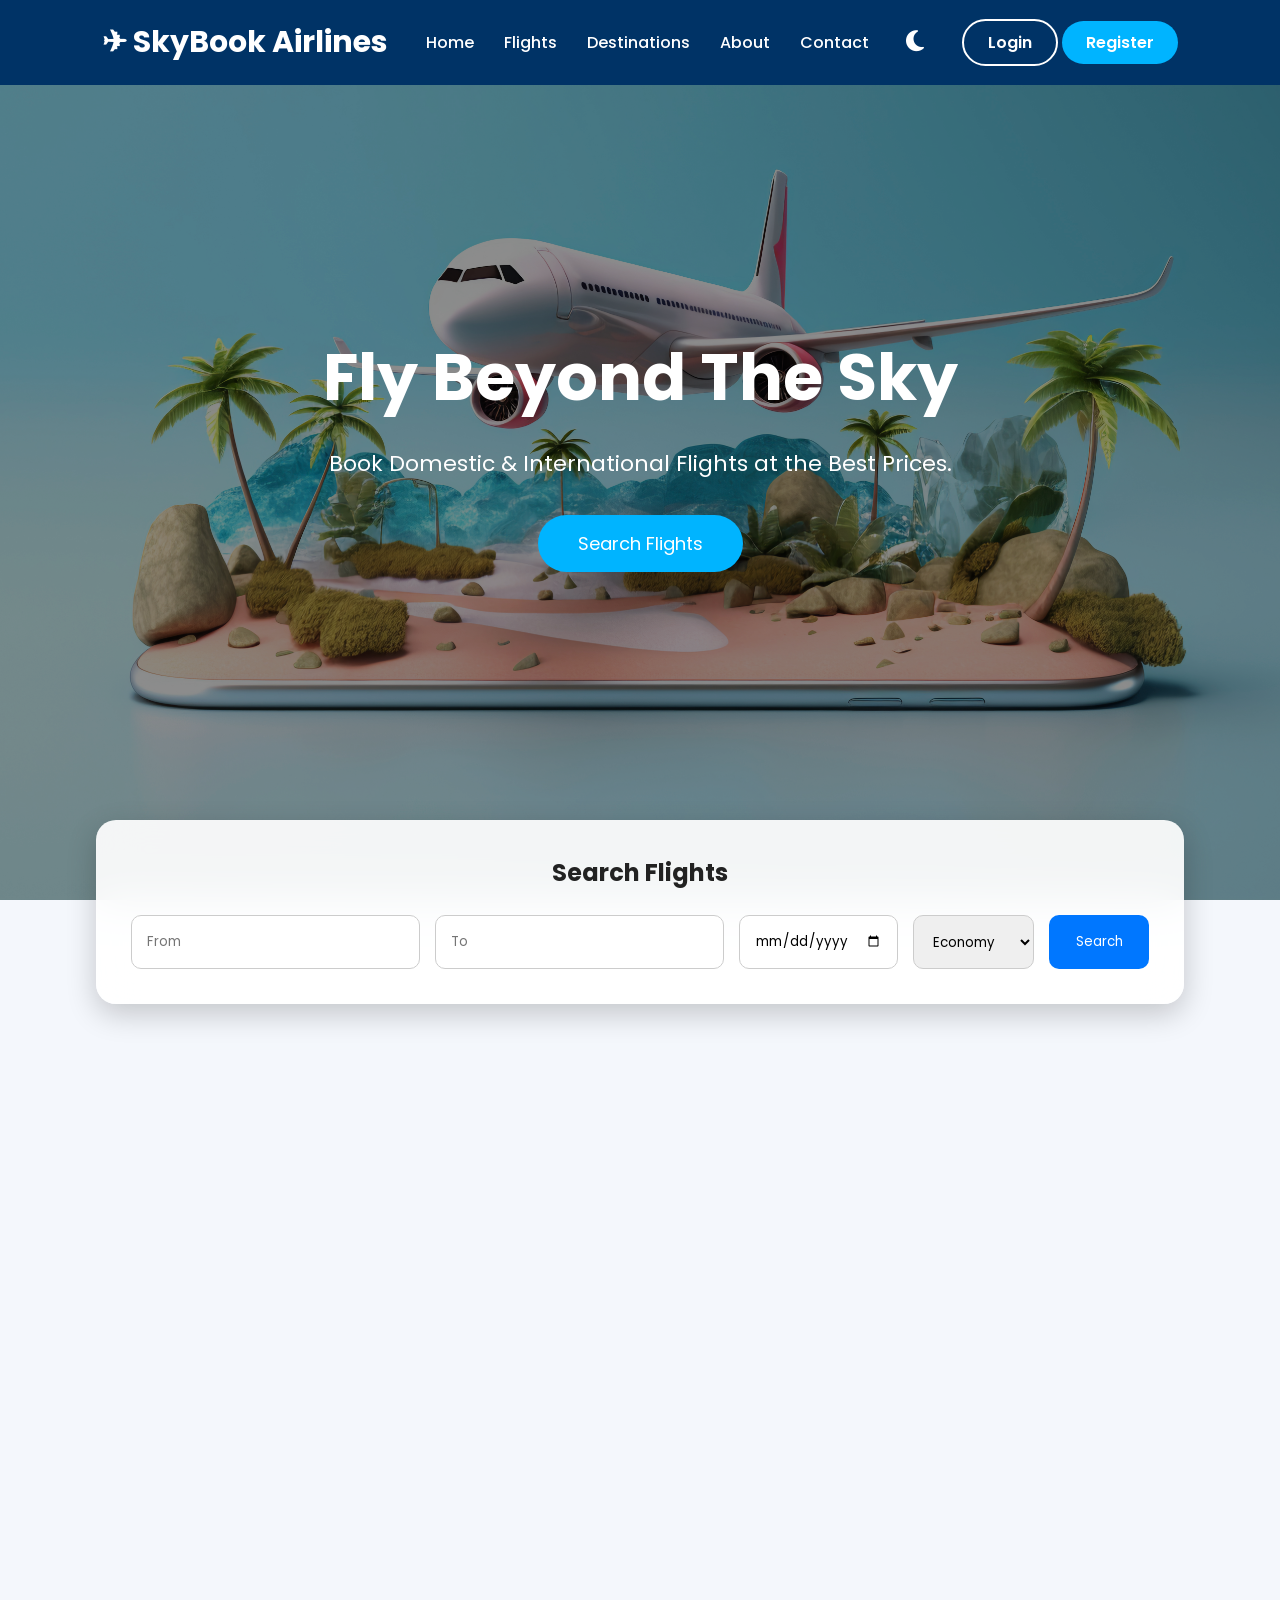
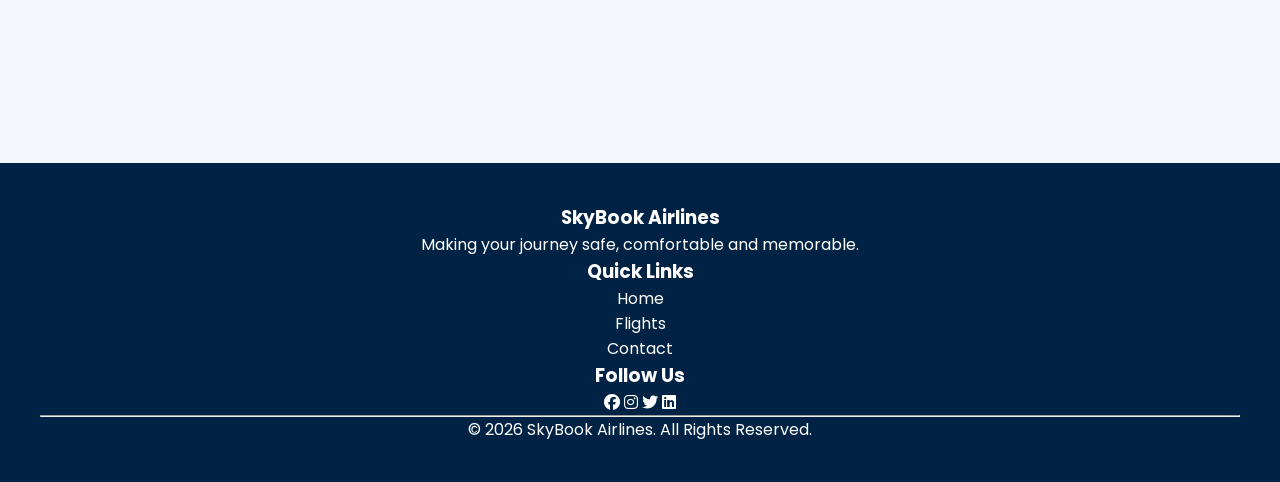
<file: index.html>
<!DOCTYPE html>
<html lang="en">

<head>
    <meta charset="UTF-8">
    <meta name="viewport" content="width=device-width, initial-scale=1.0">

    <title>SkyBook Airlines</title>

    <!-- Google Font -->
    <link
        href="https://fonts.googleapis.com/css2?family=Poppins:wght@300;400;500;600;700&display=swap"
        rel="stylesheet">

    <!-- Font Awesome -->
    <link rel="stylesheet"
        href="https://cdnjs.cloudflare.com/ajax/libs/font-awesome/6.7.2/css/all.min.css">

    <!-- CSS -->
    <link rel="stylesheet" href="css/common.css">
    <link rel="stylesheet" href="css/style.css">

</head>

<body>

    <!-- ================= NAVBAR ================= -->

    <header>

        <div class="logo">
            ✈ SkyBook Airlines
        </div>

        <nav>

            <ul>

                <li><a href="index.html">Home</a></li>

                <li><a href="flights.html">Flights</a></li>

                <li><a href="destinations.html">Destinations</a></li>

                <li><a href="about.html">About</a></li>

                <li><a href="contact.html">Contact</a></li>

            </ul>

        </nav>

        <div class="theme-toggle">
            <i class="fa-solid fa-moon" id="theme-icon"></i>
        </div>

        <div class="nav-buttons">

            <a href="login.html" class="login-btn">Login</a>

            <a href="register.html" class="register-btn">Register</a>

        </div>

    </header>



    <!-- ================= HERO ================= -->

    <section class="hero">

        <div class="overlay"></div>

        <div class="hero-content">

            <h1>
                Fly Beyond The Sky
            </h1>

            <p>
                Book Domestic & International Flights
                at the Best Prices.
            </p>

            <button class="hero-btn" id="heroSearchBtn">
                Search Flights
            </button>

        </div>

    </section>



    <!-- ================= SEARCH ================= -->

    <section class="search-section">

        <div class="search-box">

            <h2>Search Flights</h2>

            <form id="searchForm">

                <input
                    type="text"
                    id="from"
                    placeholder="From">

                <input
                    type="text"
                    id="to"
                    placeholder="To">

                <input
                    type="date"
                    id="date">

                <select id="travelClass">

                    <option value="Economy">Economy</option>

                    <option value="Business">Business</option>

                    <option value="First Class">First Class</option>

                </select>

                <button type="submit">
                    Search
                </button>

            </form>

        </div>

    </section>



    <!-- ================= FEATURES ================= -->

    <section class="features">

        <h2>Why Choose Us</h2>

        <div class="feature-container">

            <div class="card">

                <i class="fa-solid fa-plane"></i>

                <h3>Worldwide Flights</h3>

                <p>
                    150+ countries with affordable prices.
                </p>

            </div>

            <div class="card">

                <i class="fa-solid fa-clock"></i>

                <h3>On Time</h3>

                <p>
                    We value your time and comfort.
                </p>

            </div>

            <div class="card">

                <i class="fa-solid fa-shield-halved"></i>

                <h3>Safe Journey</h3>

                <p>
                    Your safety is always our first priority.
                </p>

            </div>

            <div class="card">

                <i class="fa-solid fa-headset"></i>

                <h3>24/7 Support</h3>

                <p>
                    We are available anytime you need help.
                </p>

            </div>

        </div>

    </section>



    <!-- ================= DESTINATIONS ================= -->

    <section class="destinations">

        <h2>Popular Destinations</h2>

        <div class="destination-container">

            <div class="destination-card">

                <img src="images/dubai.jpg" alt="Dubai">

                <h3>Dubai</h3>

                <p>Starting From $250</p>

                <button class="book-btn"

data-destination="Dubai">

Book Flight

</button>

            </div>

            <div class="destination-card">

                <img src="images/london.jpg" alt="London">

                <h3>London</h3>

                <p>Starting From $700</p>

                <button class="book-btn"

data-destination="London">

Book Flight

</button>

            </div>

            <div class="destination-card">

                <img src="images/singapore.jpg" alt="Singapore">

                <h3>Singapore</h3>

                <p>Starting From $320</p>

                <button class="book-btn"

data-destination="Singapore">

Book Flight

</button>

            </div>

        </div>
    <div class="view-all">

    <a href="destinations.html" class="view-btn">

        View All Destinations

        <i class="fa-solid fa-arrow-right"></i>

    </a>

</div>


    </section>



    <!-- ================= SERVICES ================= -->

    <section class="services">

        <h2>Our Services</h2>

        <div class="service-container">

            <div class="service">

                <i class="fa-solid fa-ticket"></i>

                <h3>Flight Booking</h3>

            </div>

            <div class="service">

                <i class="fa-solid fa-chair"></i>

                <h3>Seat Selection</h3>

            </div>

            <div class="service">

                <i class="fa-solid fa-credit-card"></i>

                <h3>Secure Payment</h3>

            </div>

            <div class="service">

                <i class="fa-solid fa-file"></i>

                <h3>E-Ticket</h3>

            </div>

        </div>

    </section>



    <!-- ================= TESTIMONIAL ================= -->

    <section class="testimonial">

        <h2>What Our Customers Say</h2>

        <div class="testimonial-card">

            <p>

                "The booking process was extremely easy
                and the support team was very helpful.
                Highly recommended."

            </p>

            <h4>- John Smith</h4>

        </div>

    </section>



    <!-- ================= FOOTER ================= -->

    <footer>

        <div class="footer-container">

            <div>

                <h3>SkyBook Airlines</h3>

                <p>
                    Making your journey safe,
                    comfortable and memorable.
                </p>

            </div>

            <div>

                <h3>Quick Links</h3>

                <p>Home</p>

                <p>Flights</p>

                <p>Contact</p>

            </div>

            <div>

                <h3>Follow Us</h3>

                <i class="fa-brands fa-facebook"></i>

                <i class="fa-brands fa-instagram"></i>

                <i class="fa-brands fa-twitter"></i>

                <i class="fa-brands fa-linkedin"></i>

            </div>

        </div>

        <hr>

        <p class="copyright">

            © 2026 SkyBook Airlines. All Rights Reserved.

        </p>

    </footer>



    <!-- JS -->

    <script src="js/script.js"></script>
    <script src="js/theme.js"></script>

</body>

</html>
</file>
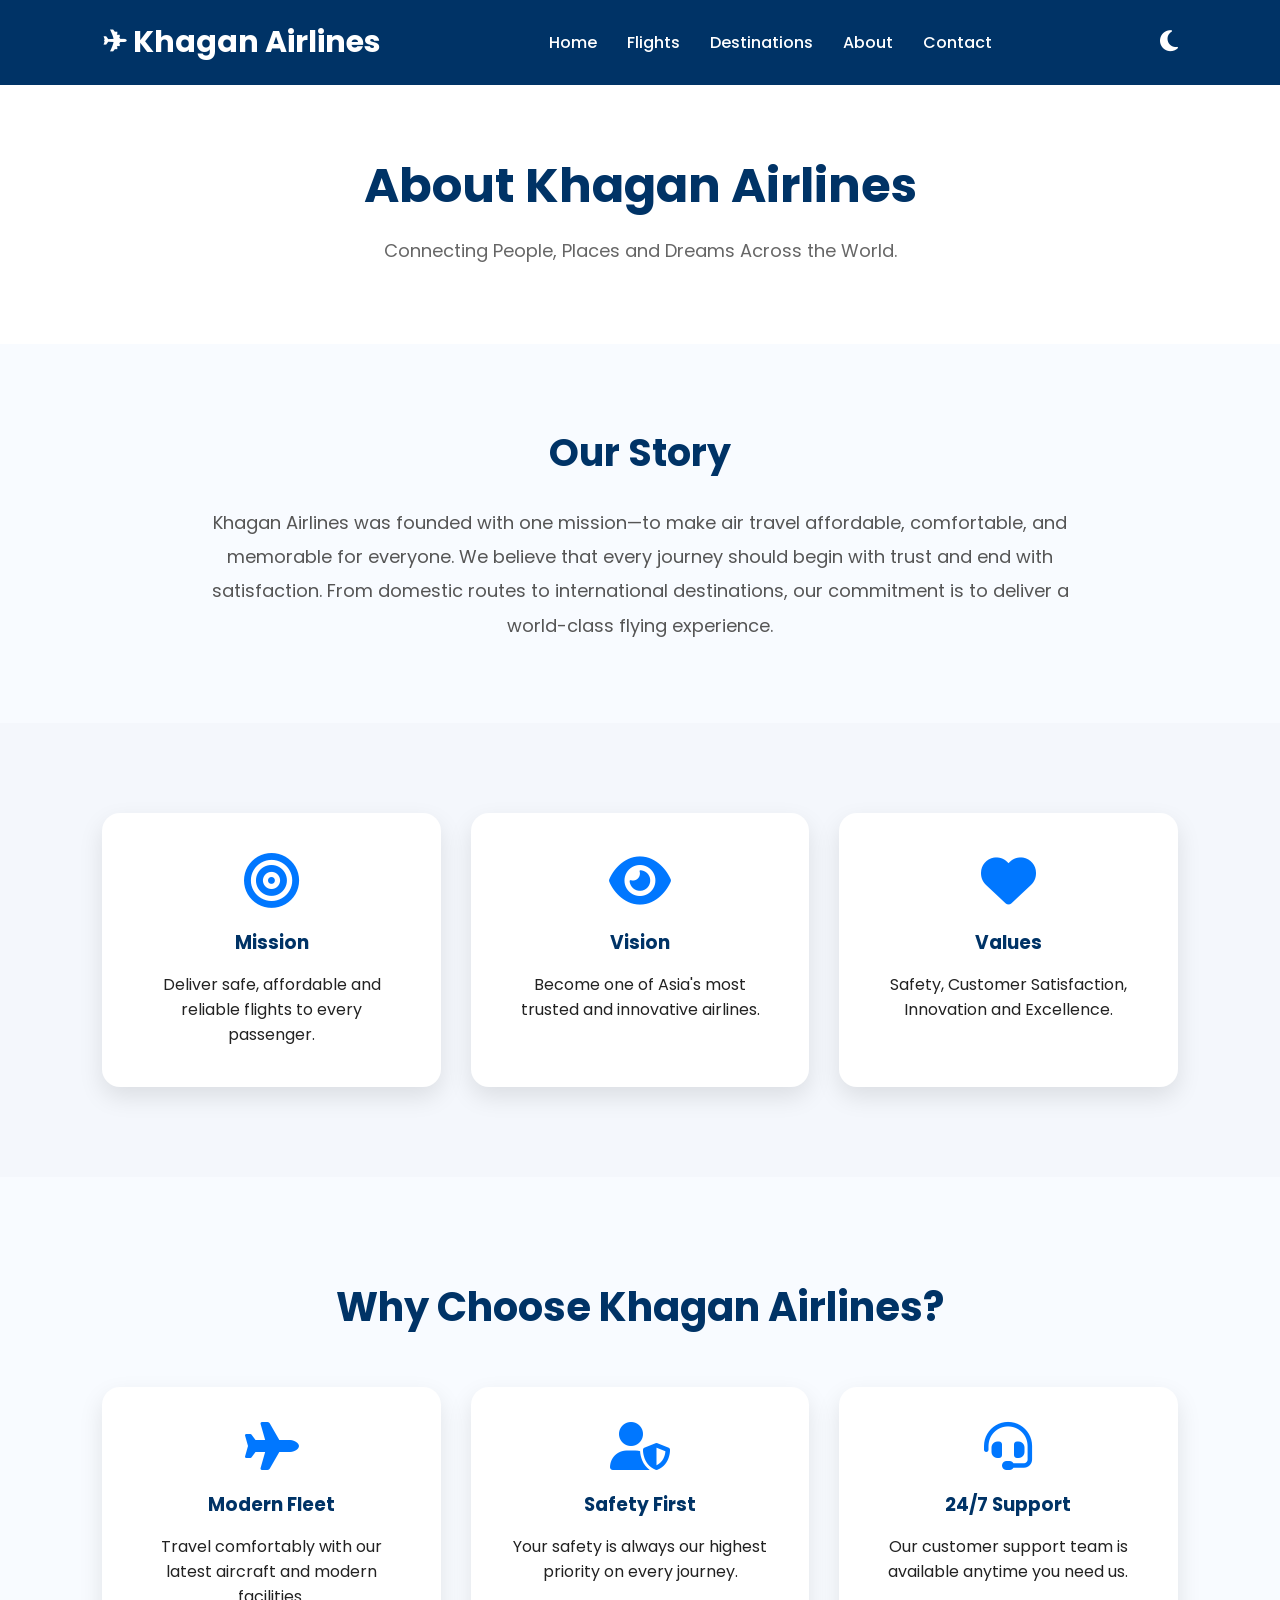
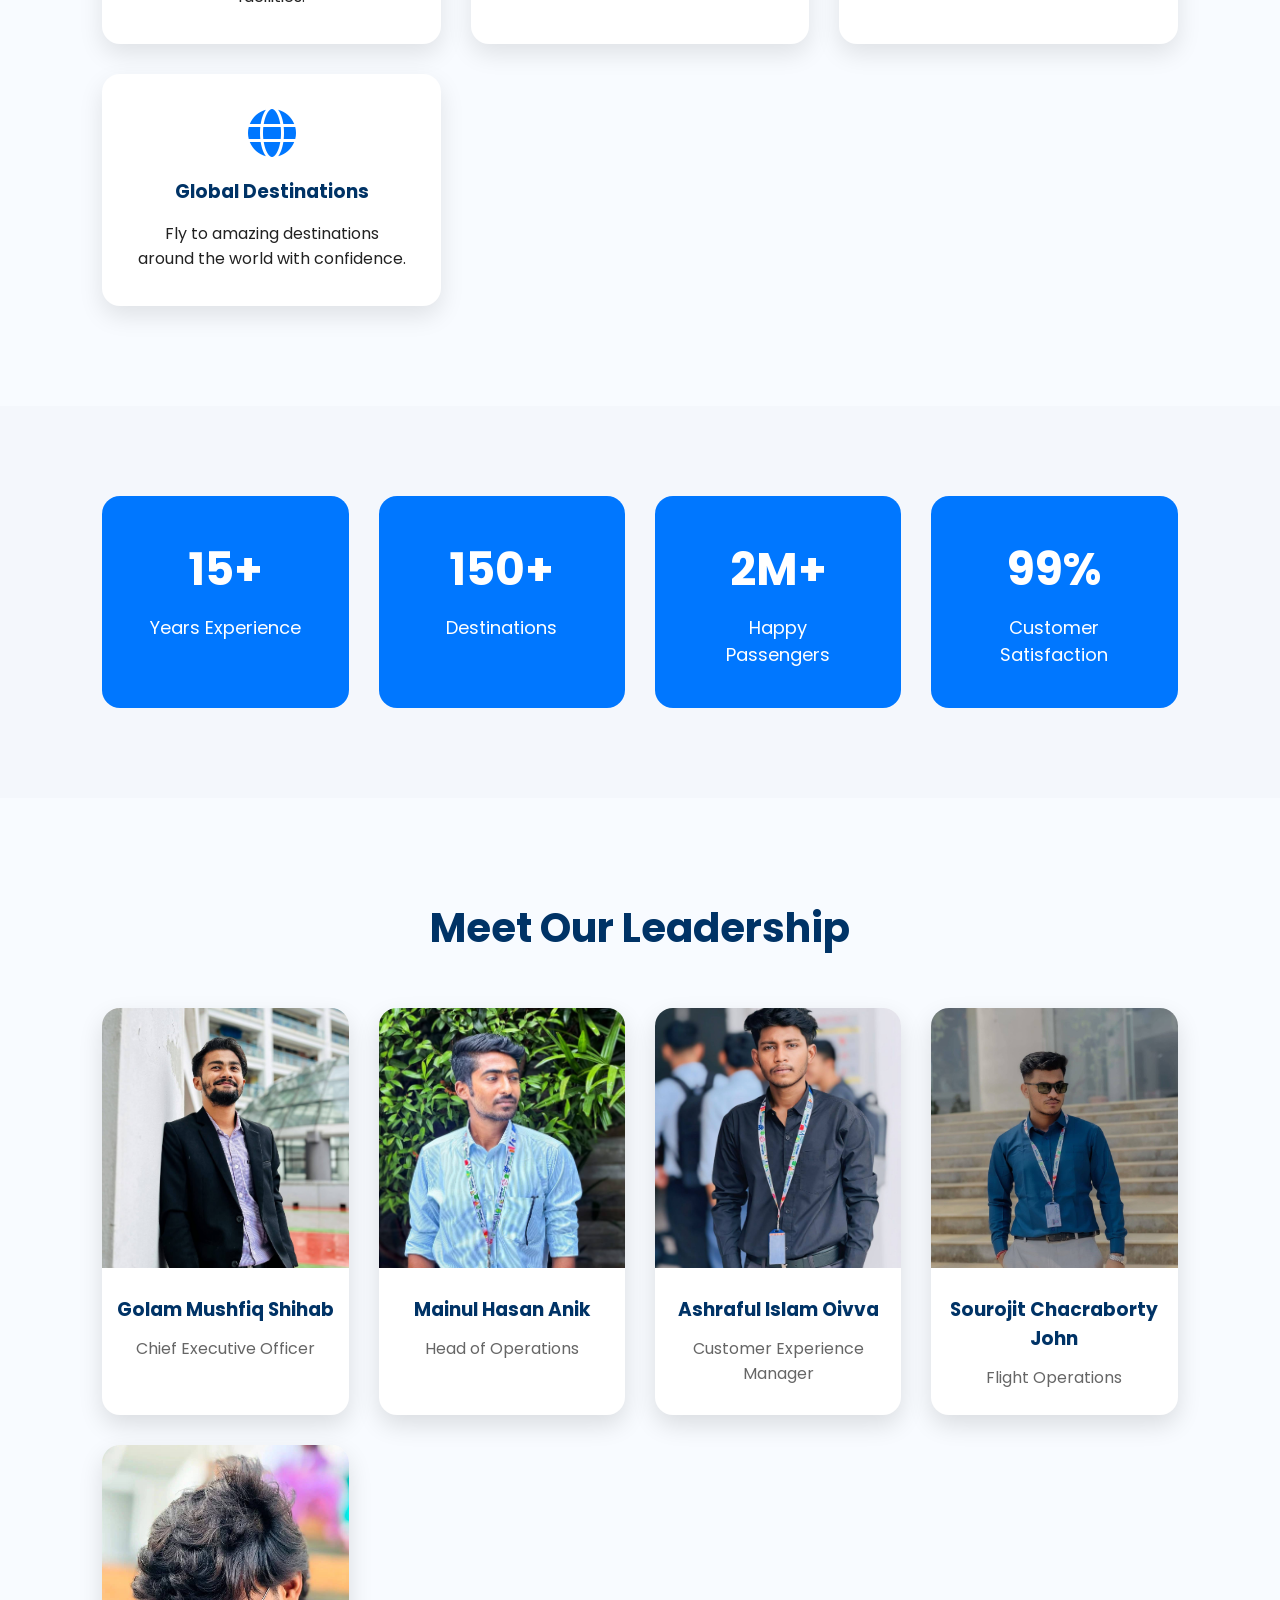
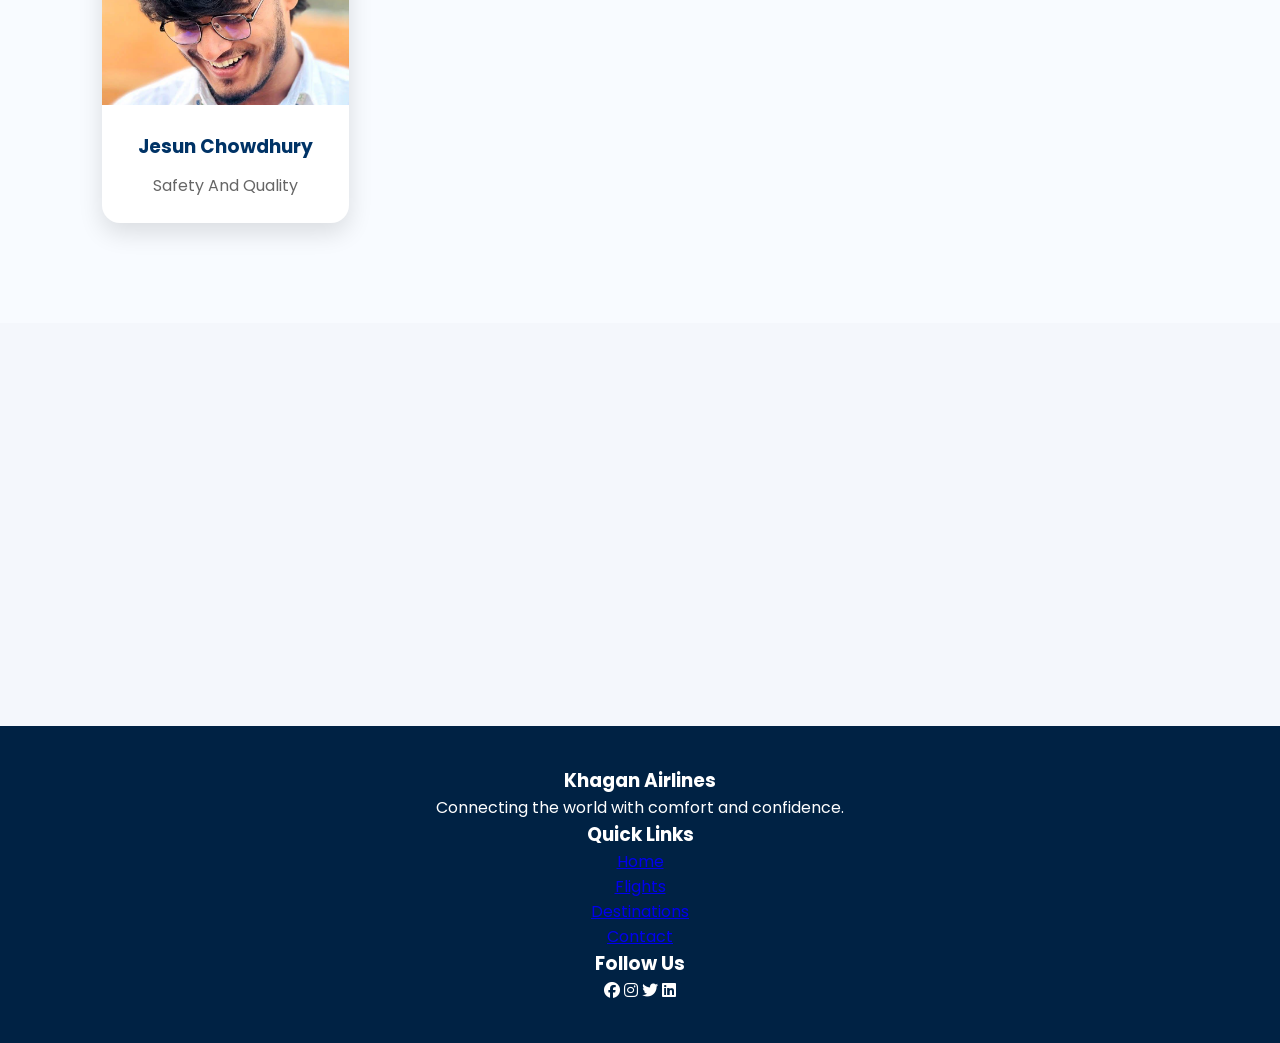
<file: about.html>
<!DOCTYPE html>
<html lang="en">

<head>

    <meta charset="UTF-8">

    <meta name="viewport" content="width=device-width, initial-scale=1.0">

    <title>About Us | Khagan Airlines</title>

    <link rel="stylesheet"
        href="https://cdnjs.cloudflare.com/ajax/libs/font-awesome/6.7.2/css/all.min.css">

    <link rel="stylesheet"
        href="https://fonts.googleapis.com/css2?family=Poppins:wght@300;400;500;600;700&display=swap">

    <link rel="stylesheet" href="css/common.css">

    <link rel="stylesheet" href="css/about.css">

</head>

<body>

<!-- ================= NAVBAR ================= -->

<header>

    <div class="logo">

        ✈ Khagan Airlines

    </div>

    <nav>

        <ul>

            <li><a href="index.html">Home</a></li>

            <li><a href="flights.html">Flights</a></li>

            <li><a href="destinations.html">Destinations</a></li>

            <li><a href="about.html" class="active">About</a></li>

            <li><a href="contact.html">Contact</a></li>

        </ul>

    </nav>

    <div class="theme-toggle">

        <i class="fa-solid fa-moon" id="theme-icon"></i>

    </div>

</header>

<!-- ================= HERO ================= -->

<section class="about-hero">

    <h1>About Khagan Airlines</h1>

    <p>

        Connecting People, Places and Dreams Across the World.

    </p>

</section>

<!-- ================= OUR STORY ================= -->

<section class="story">

    <div class="story-text">

        <h2>Our Story</h2>

        <p>

            Khagan Airlines was founded with one mission—to make air travel
            affordable, comfortable, and memorable for everyone.

            We believe that every journey should begin with trust and end with
            satisfaction. From domestic routes to international destinations,
            our commitment is to deliver a world-class flying experience.

        </p>

    </div>

</section>

<!-- ================= MISSION ================= -->

<section class="mission-section">

    <div class="mission-card">

        <i class="fa-solid fa-bullseye"></i>

        <h3>Mission</h3>

        <p>

            Deliver safe, affordable and reliable flights to every passenger.

        </p>

    </div>

    <div class="mission-card">

        <i class="fa-solid fa-eye"></i>

        <h3>Vision</h3>

        <p>

            Become one of Asia's most trusted and innovative airlines.

        </p>

    </div>

    <div class="mission-card">

        <i class="fa-solid fa-heart"></i>

        <h3>Values</h3>

        <p>

            Safety, Customer Satisfaction, Innovation and Excellence.

        </p>

    </div>

</section>
<!-- ================= WHY CHOOSE US ================= -->

<section class="why-us">

    <h2>Why Choose Khagan Airlines?</h2>

    <div class="why-container">

        <div class="why-card">

            <i class="fa-solid fa-plane"></i>

            <h3>Modern Fleet</h3>

            <p>Travel comfortably with our latest aircraft and modern facilities.</p>

        </div>

        <div class="why-card">

            <i class="fa-solid fa-user-shield"></i>

            <h3>Safety First</h3>

            <p>Your safety is always our highest priority on every journey.</p>

        </div>

        <div class="why-card">

            <i class="fa-solid fa-headset"></i>

            <h3>24/7 Support</h3>

            <p>Our customer support team is available anytime you need us.</p>

        </div>

        <div class="why-card">

            <i class="fa-solid fa-globe"></i>

            <h3>Global Destinations</h3>

            <p>Fly to amazing destinations around the world with confidence.</p>

        </div>

    </div>

</section>



<!-- ================= COMPANY STATS ================= -->

<section class="stats">

    <div class="stat-box">

        <h2>15+</h2>

        <p>Years Experience</p>

    </div>

    <div class="stat-box">

        <h2>150+</h2>

        <p>Destinations</p>

    </div>

    <div class="stat-box">

        <h2>2M+</h2>

        <p>Happy Passengers</p>

    </div>

    <div class="stat-box">

        <h2>99%</h2>

        <p>Customer Satisfaction</p>

    </div>

</section>



<!-- ================= OUR TEAM ================= -->

<section class="team">

    <h2>Meet Our Leadership</h2>

    <div class="team-container">

        <div class="team-card">

            <img src="images/ceo.jpg" alt="CEO">

            <h3>Golam Mushfiq Shihab</h3>

            <p>Chief Executive Officer</p>

        </div>

        <div class="team-card">

            <img src="images/operations.jpg" alt="Operations">

            <h3>Mainul Hasan Anik</h3>

            <p>Head of Operations</p>

        </div>

        <div class="team-card">

            <img src="images/support.jpg" alt="Support">

            <h3>Ashraful Islam Oivva</h3>

            <p>Customer Experience Manager</p>

        </div>

        <div class="team-card">

            <img src="images/john.jpg" alt="Flight Operations">

            <h3>Sourojit Chacraborty John</h3>

            <p>Flight Operations</p>

        </div>

        <div class="team-card">

            <img src="images/jesun.jpg" alt="Safety">

            <h3>Jesun Chowdhury</h3>

            <p>Safety And Quality</p>

        </div>

    </div>

</section>



<!-- ================= CALL TO ACTION ================= -->

<section class="cta">

    <h2>Ready for Your Next Journey?</h2>

    <p>

        Discover amazing destinations and book your next adventure today.

    </p>

    <a href="flights.html">

        <button>Book Your Flight</button>

    </a>

</section>



<!-- ================= FOOTER ================= -->

<footer>

    <div class="footer-container">

        <div>

            <h3>Khagan Airlines</h3>

            <p>Connecting the world with comfort and confidence.</p>

        </div>

        <div>

            <h3>Quick Links</h3>

            <p><a href="index.html">Home</a></p>

            <p><a href="flights.html">Flights</a></p>

            <p><a href="destinations.html">Destinations</a></p>

            <p><a href="contact.html">Contact</a></p>

        </div>

        <div>

            <h3>Follow Us</h3>

            <i class="fa-brands fa-facebook"></i>

            <i class="fa-brands fa-instagram"></i>

            <i class="fa-brands fa-twitter"></i>

            <i class="fa-brands fa-linkedin"></i>

        </div>

    </div>

</footer>



<!-- JS -->

<script src="js/theme.js"></script>

<script src="js/about.js"></script>

</body>

</html>
</file>
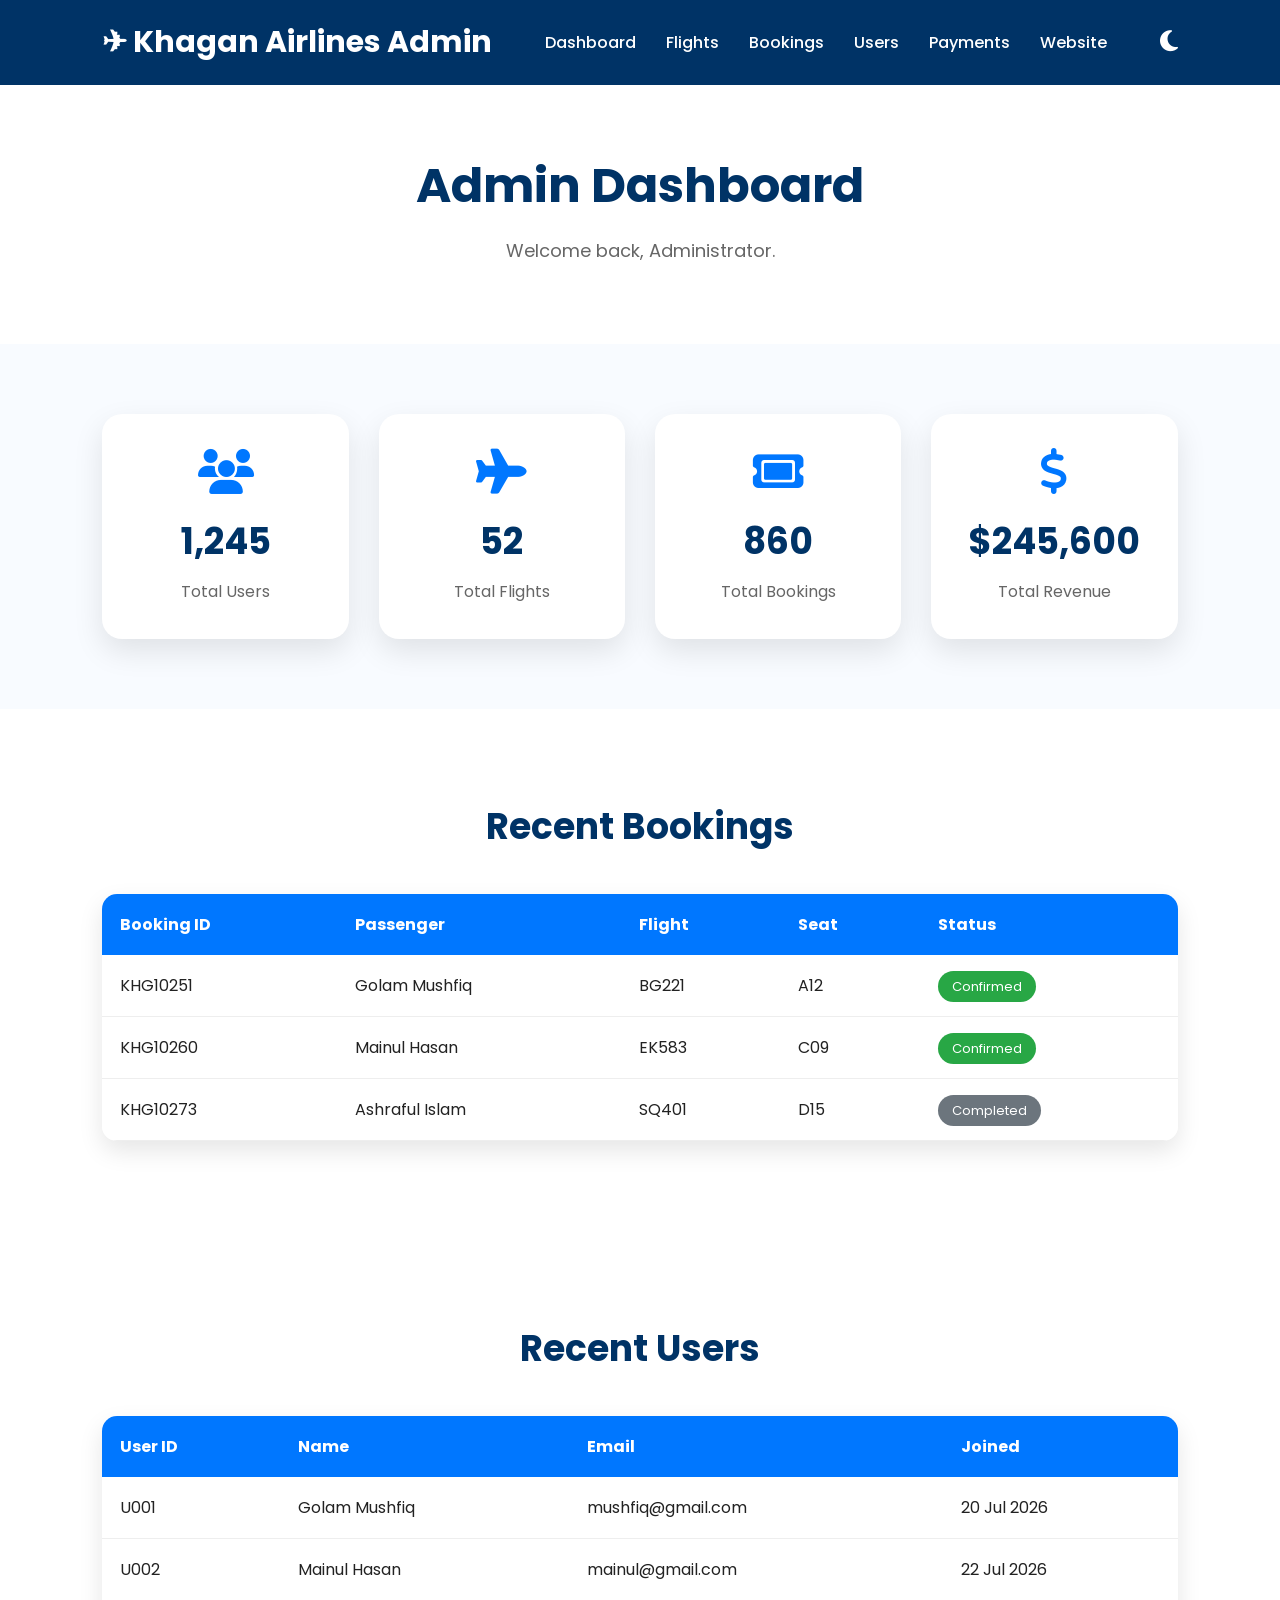
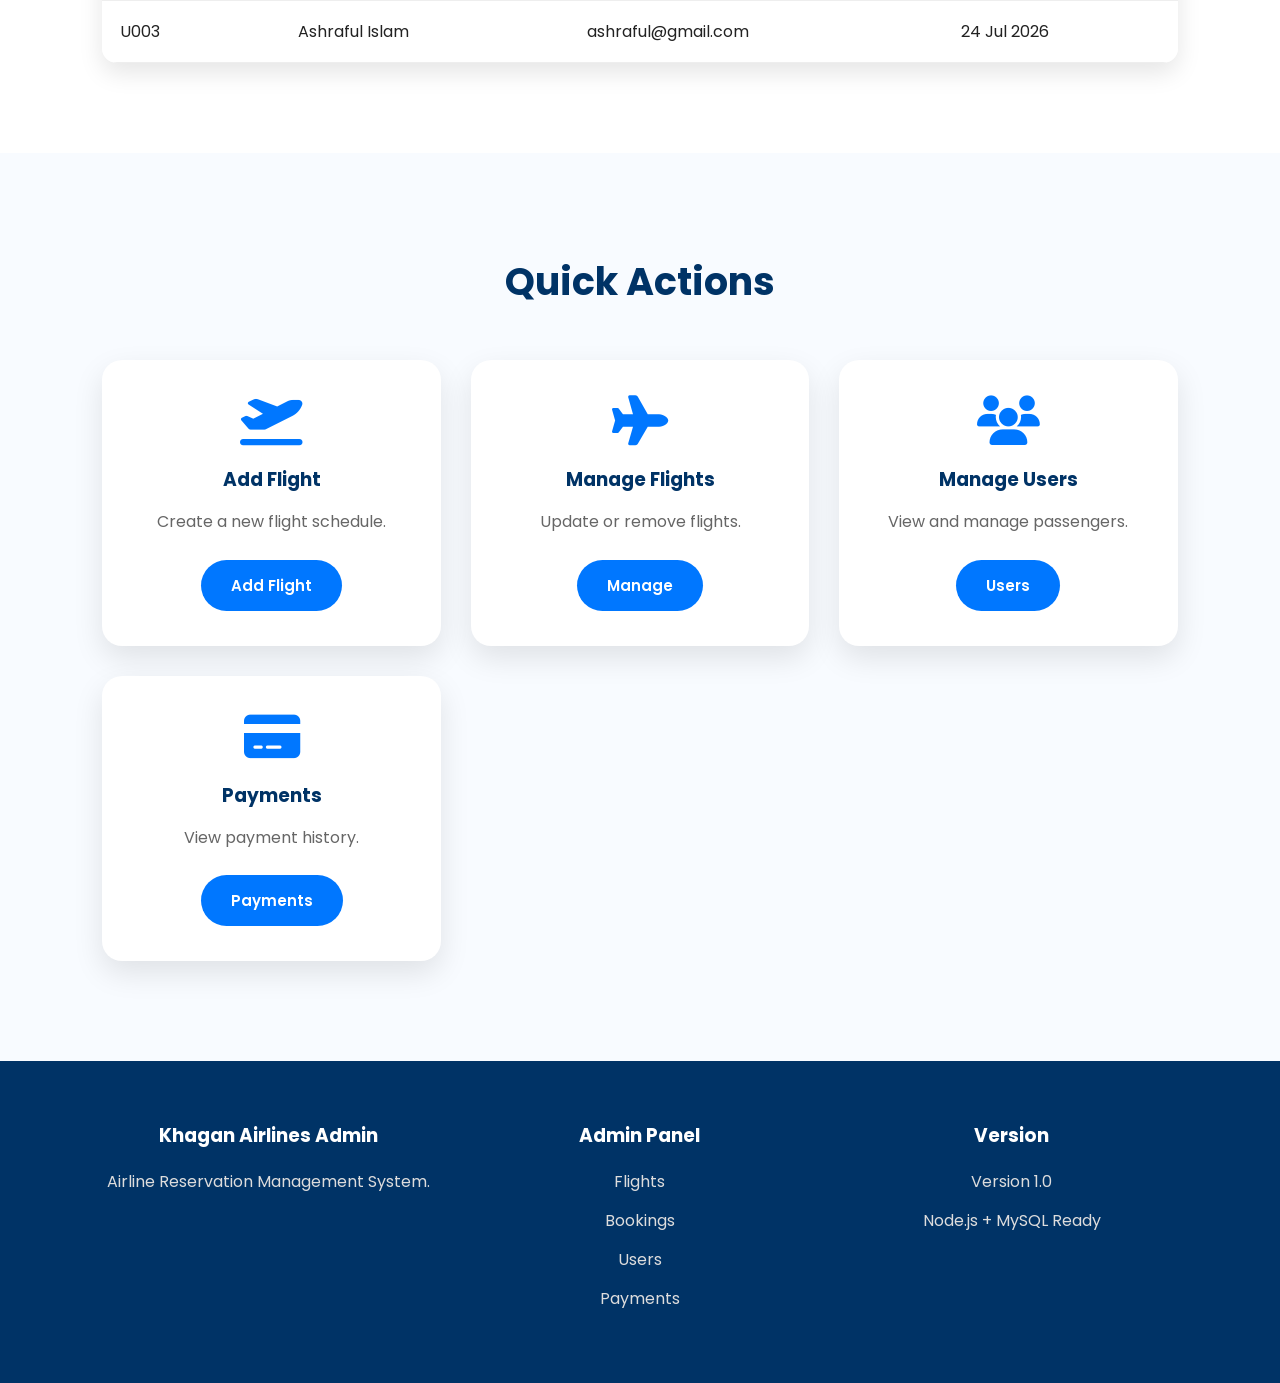
<file: admin-dashboard.html>
<!DOCTYPE html>
<html lang="en">

<head>

    <meta charset="UTF-8">

    <meta name="viewport"
          content="width=device-width, initial-scale=1.0">

    <title>Admin Dashboard | Khagan Airlines</title>

    <link rel="stylesheet"
          href="https://fonts.googleapis.com/css2?family=Poppins:wght@300;400;500;600;700&display=swap">

    <link rel="stylesheet"
          href="https://cdnjs.cloudflare.com/ajax/libs/font-awesome/6.7.2/css/all.min.css">

    <link rel="stylesheet" href="css/common.css">

    <link rel="stylesheet" href="css/admin-dashboard.css">

</head>

<body>

<!-- ================= HEADER ================= -->

<header>

    <div class="logo">

        ✈ Khagan Airlines Admin

    </div>

    <nav>

        <ul>

            <li><a href="#" class="active">Dashboard</a></li>

            <li><a href="#">Flights</a></li>

            <li><a href="#">Bookings</a></li>

            <li><a href="#">Users</a></li>

            <li><a href="#">Payments</a></li>

            <li><a href="index.html">Website</a></li>

        </ul>

    </nav>

    <div class="theme-toggle">

        <i class="fa-solid fa-moon" id="theme-icon"></i>

    </div>

</header>



<!-- ================= HERO ================= -->

<section class="dashboard-hero">

    <h1>Admin Dashboard</h1>

    <p>

        Welcome back, Administrator.

    </p>

</section>



<!-- ================= STATS ================= -->

<section class="stats">

    <div class="stat-card">

        <i class="fa-solid fa-users"></i>

        <h2>1,245</h2>

        <p>Total Users</p>

    </div>

    <div class="stat-card">

        <i class="fa-solid fa-plane"></i>

        <h2>52</h2>

        <p>Total Flights</p>

    </div>

    <div class="stat-card">

        <i class="fa-solid fa-ticket"></i>

        <h2>860</h2>

        <p>Total Bookings</p>

    </div>

    <div class="stat-card">

        <i class="fa-solid fa-dollar-sign"></i>

        <h2>$245,600</h2>

        <p>Total Revenue</p>

    </div>

</section>



<!-- ================= RECENT BOOKINGS ================= -->

<section class="dashboard-table">

    <h2>Recent Bookings</h2>

    <table>

        <thead>

            <tr>

                <th>Booking ID</th>

                <th>Passenger</th>

                <th>Flight</th>

                <th>Seat</th>

                <th>Status</th>

            </tr>

        </thead>

        <tbody>

            <tr>

                <td>KHG10251</td>

                <td>Golam Mushfiq</td>

                <td>BG221</td>

                <td>A12</td>

                <td><span class="confirmed">Confirmed</span></td>

            </tr>

            <tr>

                <td>KHG10260</td>

                <td>Mainul Hasan</td>

                <td>EK583</td>

                <td>C09</td>

                <td><span class="confirmed">Confirmed</span></td>

            </tr>

            <tr>

                <td>KHG10273</td>

                <td>Ashraful Islam</td>

                <td>SQ401</td>

                <td>D15</td>

                <td><span class="completed">Completed</span></td>

            </tr>

        </tbody>

    </table>

</section>
<!-- ================= RECENT USERS ================= -->

<section class="dashboard-table">

    <h2>Recent Users</h2>

    <table>

        <thead>

            <tr>

                <th>User ID</th>

                <th>Name</th>

                <th>Email</th>

                <th>Joined</th>

            </tr>

        </thead>

        <tbody>

            <tr>

                <td>U001</td>

                <td>Golam Mushfiq</td>

                <td>mushfiq@gmail.com</td>

                <td>20 Jul 2026</td>

            </tr>

            <tr>

                <td>U002</td>

                <td>Mainul Hasan</td>

                <td>mainul@gmail.com</td>

                <td>22 Jul 2026</td>

            </tr>

            <tr>

                <td>U003</td>

                <td>Ashraful Islam</td>

                <td>ashraful@gmail.com</td>

                <td>24 Jul 2026</td>

            </tr>

        </tbody>

    </table>

</section>



<!-- ================= QUICK ACTIONS ================= -->

<section class="quick-actions">

    <h2>Quick Actions</h2>

    <div class="action-container">

        <div class="action-card">

            <i class="fa-solid fa-plane-departure"></i>

            <h3>Add Flight</h3>

            <p>Create a new flight schedule.</p>

            <button>Add Flight</button>

        </div>

        <div class="action-card">

            <i class="fa-solid fa-plane"></i>

            <h3>Manage Flights</h3>

            <p>Update or remove flights.</p>

            <button>Manage</button>

        </div>

        <div class="action-card">

            <i class="fa-solid fa-users"></i>

            <h3>Manage Users</h3>

            <p>View and manage passengers.</p>

            <button>Users</button>

        </div>

        <div class="action-card">

            <i class="fa-solid fa-credit-card"></i>

            <h3>Payments</h3>

            <p>View payment history.</p>

            <button>Payments</button>

        </div>

    </div>

</section>



<!-- ================= FOOTER ================= -->

<footer>

    <div class="footer-container">

        <div>

            <h3>Khagan Airlines Admin</h3>

            <p>

                Airline Reservation Management System.

            </p>

        </div>

        <div>

            <h3>Admin Panel</h3>

            <p>Flights</p>

            <p>Bookings</p>

            <p>Users</p>

            <p>Payments</p>

        </div>

        <div>

            <h3>Version</h3>

            <p>Version 1.0</p>

            <p>Node.js + MySQL Ready</p>

        </div>

    </div>

</footer>



<!-- ================= JS ================= -->

<script src="js/theme.js"></script>

<script src="js/admin-dashboard.js"></script>

</body>

</html>
</file>
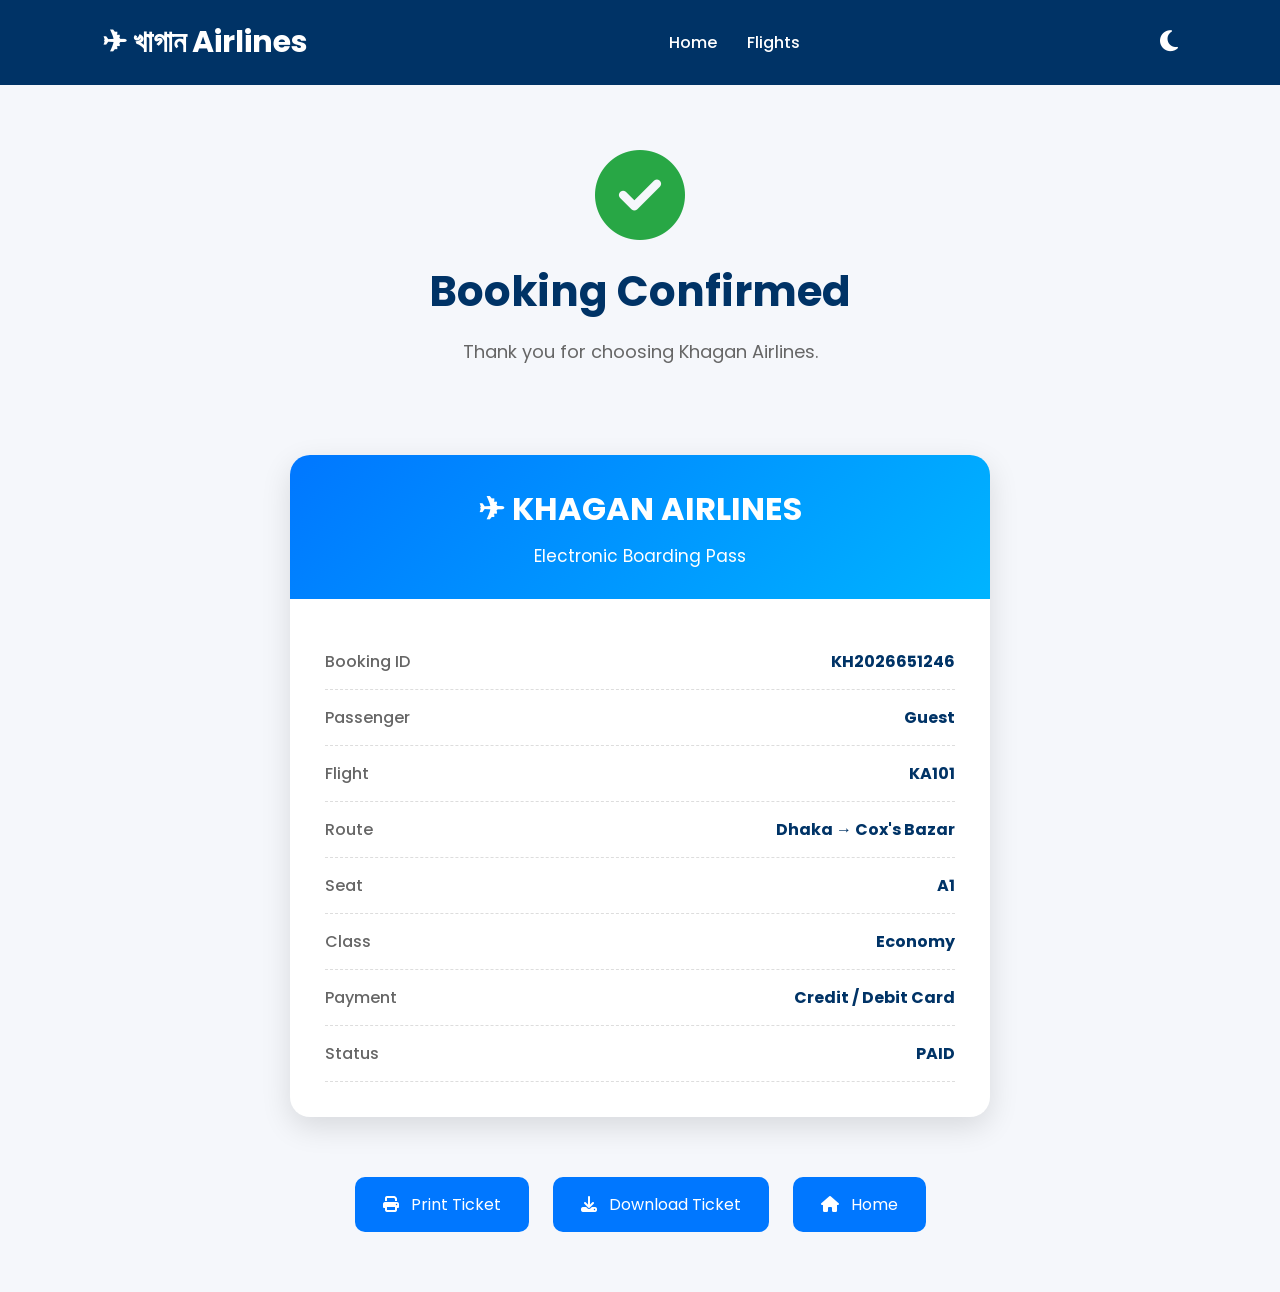
<file: booking-confirmation.html>
<!DOCTYPE html>
<html lang="en">

<head>

    <meta charset="UTF-8">
    <meta name="viewport" content="width=device-width, initial-scale=1.0">

    <title>Booking Confirmed | Khagan Airlines</title>

    <!-- Google Font -->

    <link href="https://fonts.googleapis.com/css2?family=Poppins:wght@300;400;500;600;700&display=swap"
        rel="stylesheet">

    <!-- Font Awesome -->

    <link rel="stylesheet"
        href="https://cdnjs.cloudflare.com/ajax/libs/font-awesome/6.7.2/css/all.min.css">

    <link rel="stylesheet" href="css/common.css">

    <link rel="stylesheet" href="css/booking-confirmation.css">

</head>

<body>

    <!-- ================= NAVBAR ================= -->

    <header>

        <div class="logo">

            ✈ খাগান Airlines

        </div>

        <nav>

            <ul>

                <li><a href="index.html">Home</a></li>

                <li><a href="flights.html">Flights</a></li>

            </ul>

        </nav>

        <div class="theme-toggle">

            <i class="fa-solid fa-moon" id="theme-icon"></i>

        </div>

    </header>


    <!-- ================= SUCCESS ================= -->

    <section class="confirmation-section">

        <div class="success-icon">

            <i class="fa-solid fa-circle-check"></i>

        </div>

        <h1>

            Booking Confirmed

        </h1>

        <p>

            Thank you for choosing Khagan Airlines.

        </p>

    </section>


    <!-- ================= TICKET ================= -->

    <section class="ticket">

        <div class="ticket-header">

            <h2>

                ✈ KHAGAN AIRLINES

            </h2>

            <p>

                Electronic Boarding Pass

            </p>

        </div>

        <div class="ticket-body">

            <div class="row">

                <span>Booking ID</span>

                <strong id="bookingId"></strong>

            </div>

            <div class="row">

                <span>Passenger</span>

                <strong id="passengerName"></strong>

            </div>

            <div class="row">

                <span>Flight</span>

                <strong>KA101</strong>

            </div>

            <div class="row">

                <span>Route</span>

                <strong id="route"></strong>

            </div>

            <div class="row">

                <span>Seat</span>

                <strong id="seat"></strong>

            </div>

            <div class="row">

                <span>Class</span>

                <strong id="travelClass"></strong>

            </div>

            <div class="row">

                <span>Payment</span>

                <strong id="paymentMethod"></strong>

            </div>

            <div class="row">

                <span>Status</span>

                <strong class="paid">

                    PAID

                </strong>

            </div>

        </div>

    </section>


    <!-- ================= BUTTONS ================= -->

    <section class="buttons">

        <button onclick="window.print()">

            <i class="fa-solid fa-print"></i>

            Print Ticket

        </button>

        <button id="downloadBtn">

            <i class="fa-solid fa-download"></i>

            Download Ticket

        </button>

        <a href="index.html">

            <button>

                <i class="fa-solid fa-house"></i>

                Home

            </button>

        </a>

    </section>


    <script src="js/theme.js"></script>

    <script src="js/booking-confirmation.js"></script>

</body>

</html>
</file>
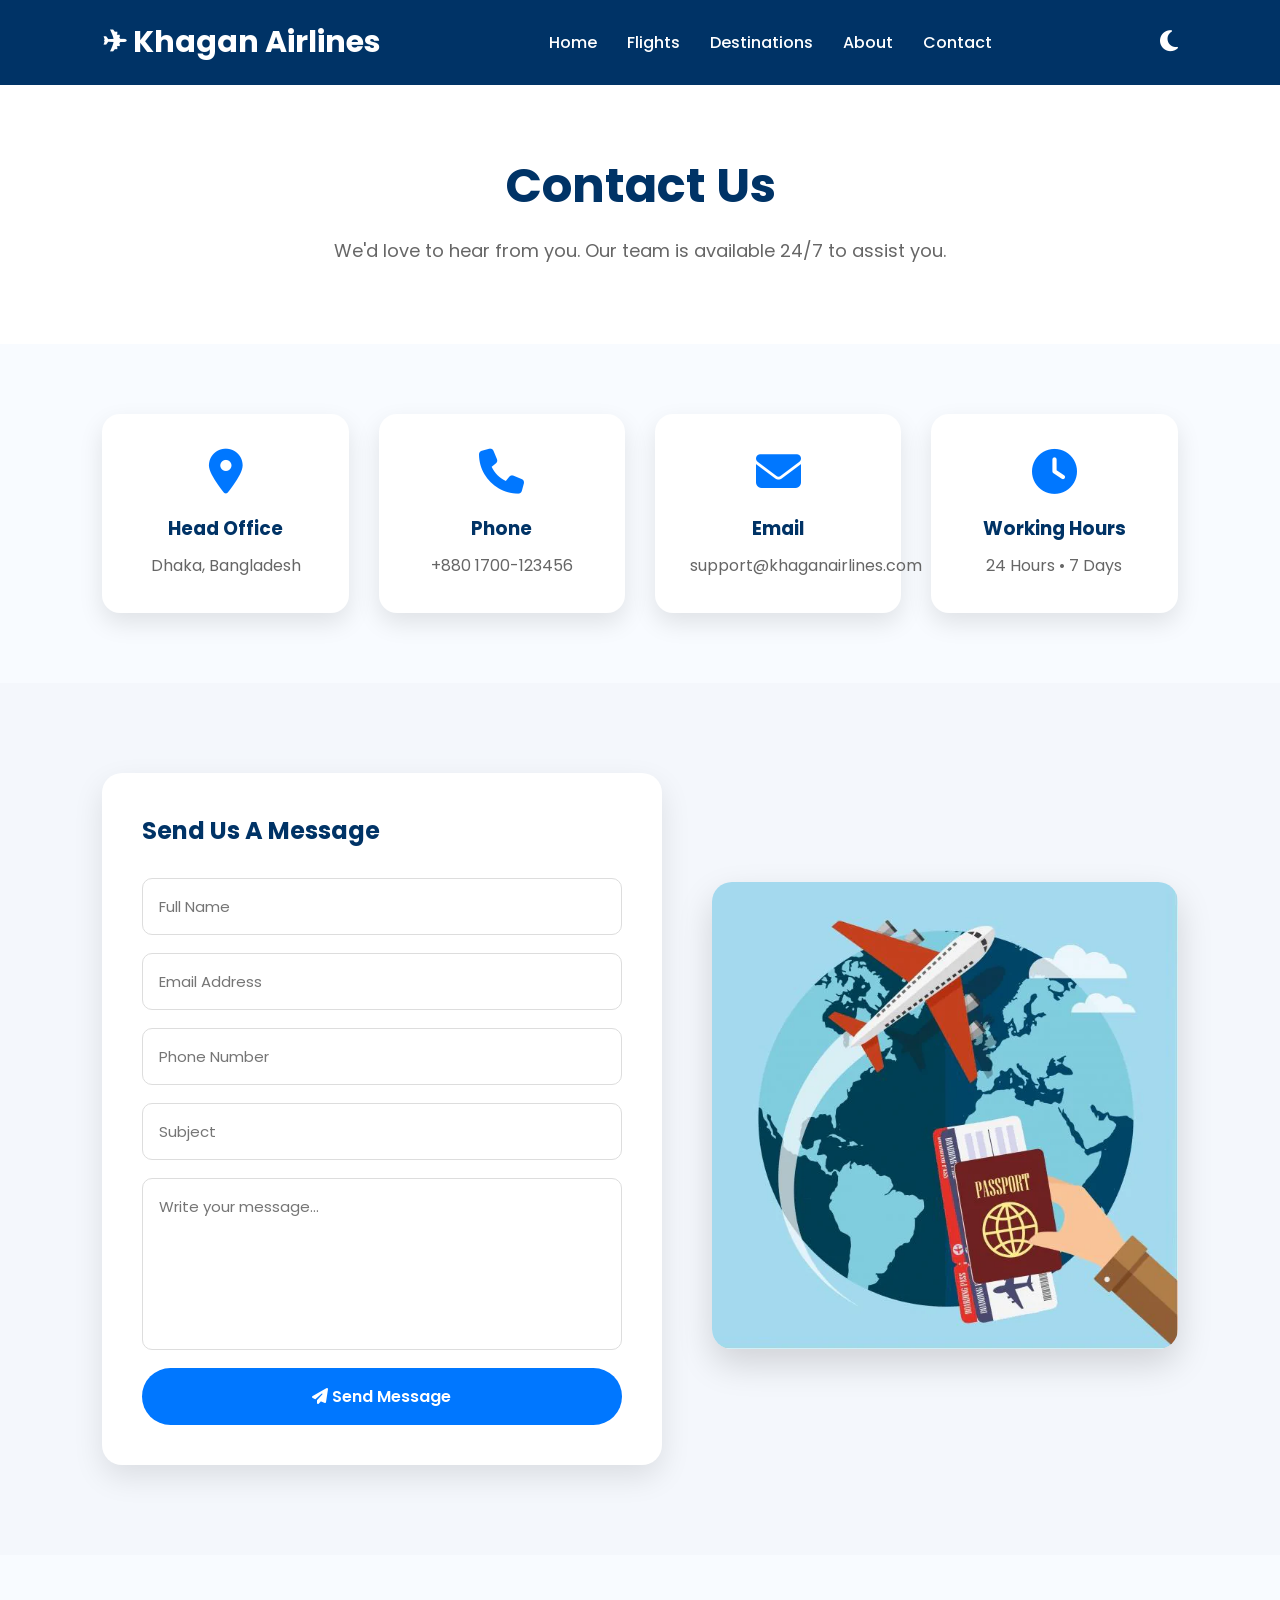
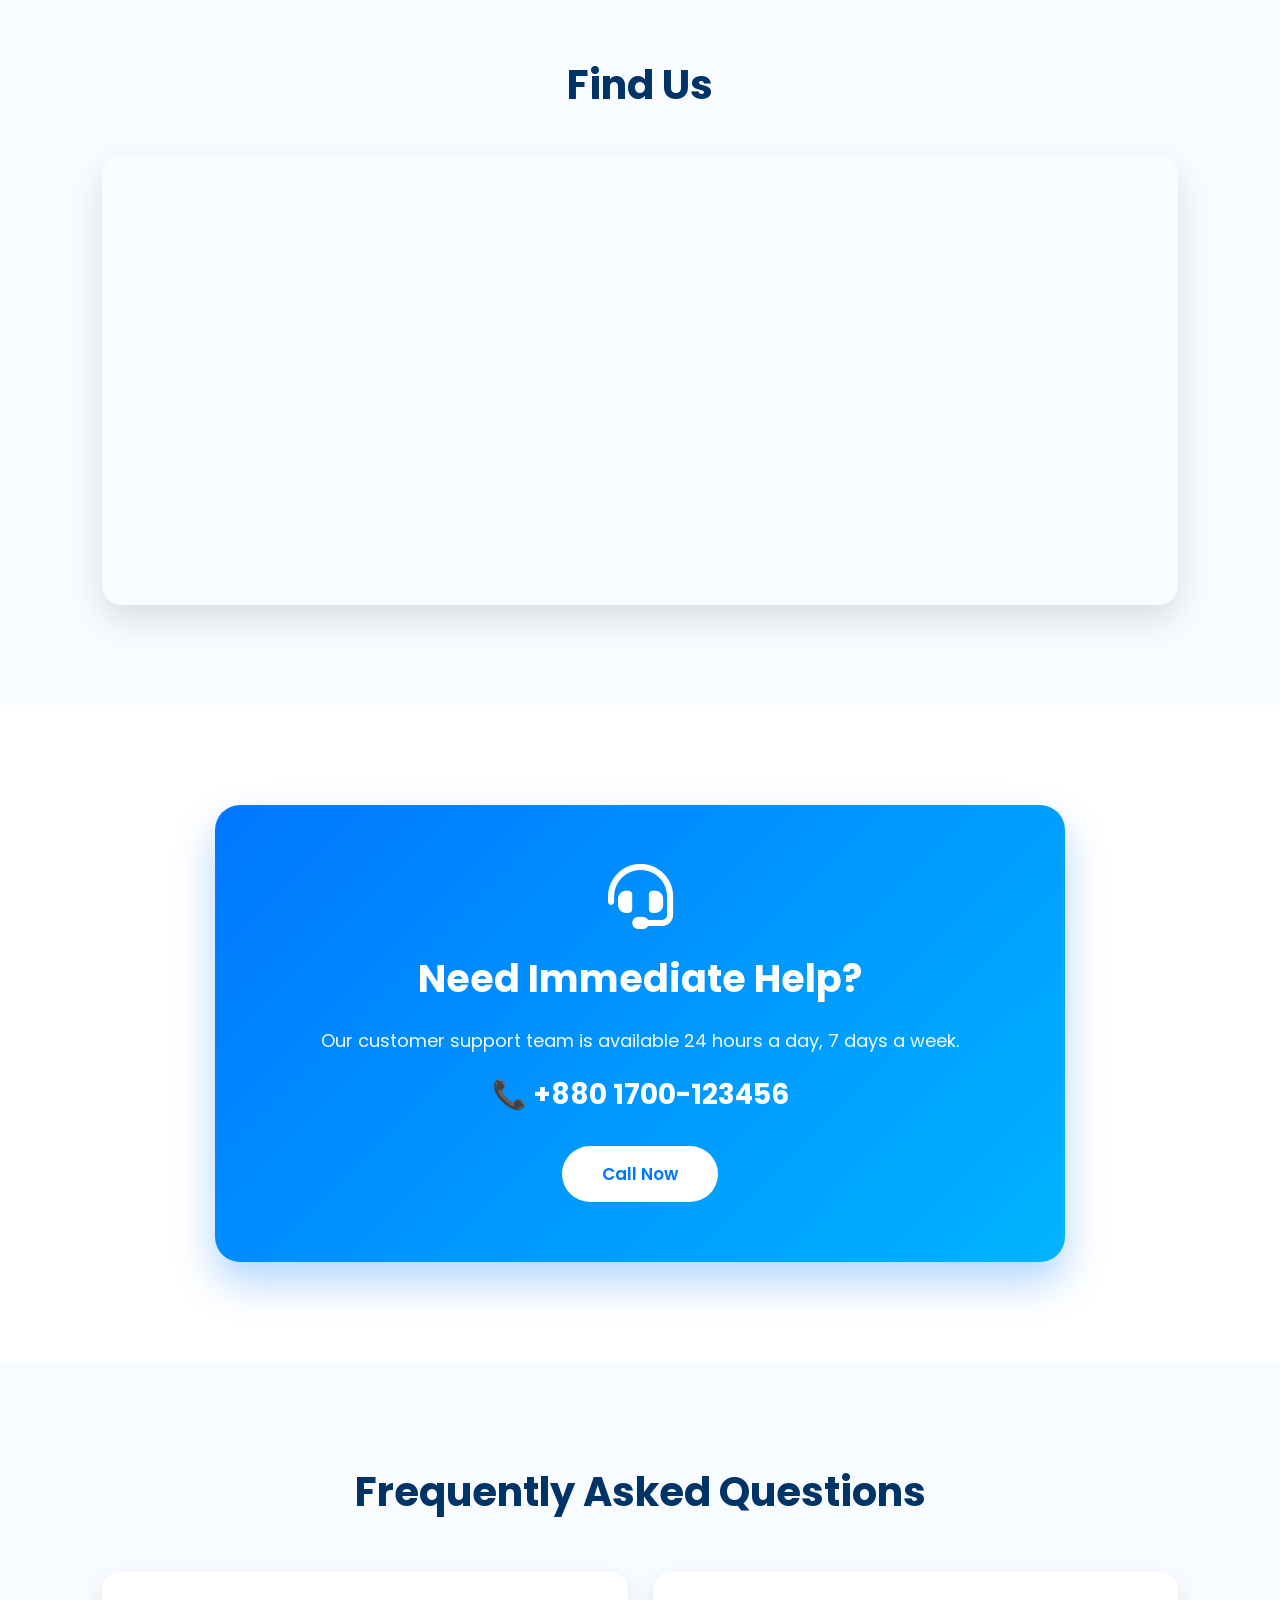
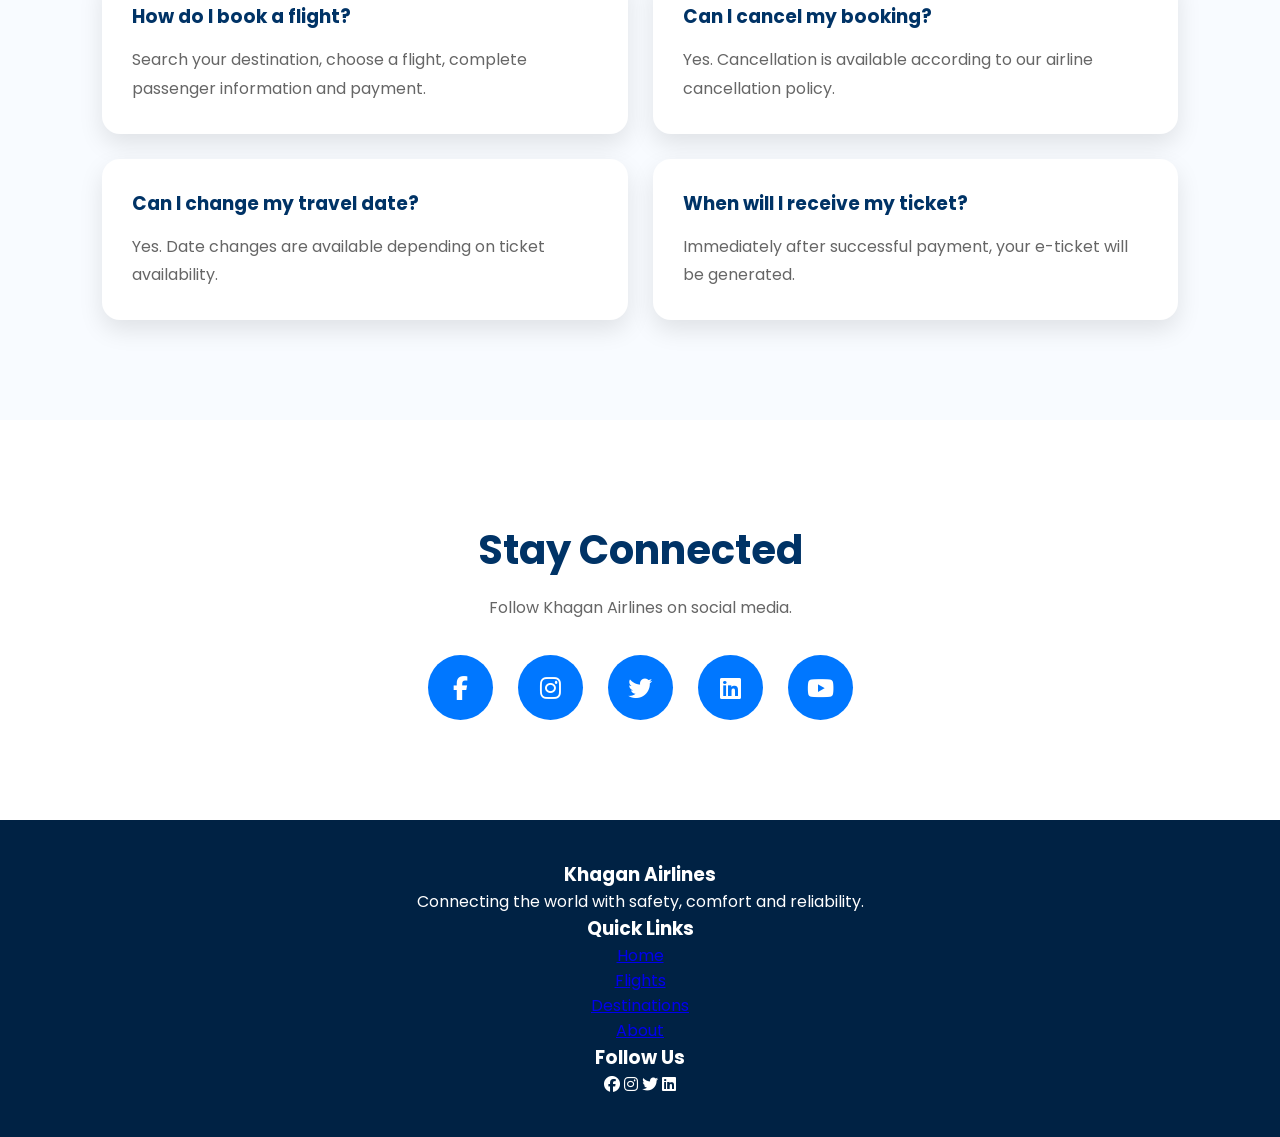
<file: contact.html>
<!DOCTYPE html>
<html lang="en">

<head>

    <meta charset="UTF-8">

    <meta name="viewport" content="width=device-width, initial-scale=1.0">

    <title>Contact Us | Khagan Airlines</title>

    <!-- Google Font -->

    <link href="https://fonts.googleapis.com/css2?family=Poppins:wght@300;400;500;600;700&display=swap"
        rel="stylesheet">

    <!-- Font Awesome -->

    <link rel="stylesheet"
        href="https://cdnjs.cloudflare.com/ajax/libs/font-awesome/6.7.2/css/all.min.css">

    <!-- CSS -->

    <link rel="stylesheet" href="css/common.css">

    <link rel="stylesheet" href="css/contact.css">

</head>

<body>

<!-- ================= NAVBAR ================= -->

<header>

    <div class="logo">

        ✈ Khagan Airlines

    </div>

    <nav>

        <ul>

            <li><a href="index.html">Home</a></li>

            <li><a href="flights.html">Flights</a></li>

            <li><a href="destinations.html">Destinations</a></li>

            <li><a href="about.html">About</a></li>

            <li><a href="contact.html" class="active">Contact</a></li>

        </ul>

    </nav>

    <div class="theme-toggle">

        <i class="fa-solid fa-moon" id="theme-icon"></i>

    </div>

</header>

<!-- ================= HERO ================= -->

<section class="contact-hero">

    <h1>Contact Us</h1>

    <p>

        We'd love to hear from you. Our team is available 24/7 to assist you.

    </p>

</section>

<!-- ================= CONTACT INFO ================= -->

<section class="contact-info">

    <div class="info-card">

        <i class="fa-solid fa-location-dot"></i>

        <h3>Head Office</h3>

        <p>Dhaka, Bangladesh</p>

    </div>

    <div class="info-card">

        <i class="fa-solid fa-phone"></i>

        <h3>Phone</h3>

        <p>+880 1700-123456</p>

    </div>

    <div class="info-card">

        <i class="fa-solid fa-envelope"></i>

        <h3>Email</h3>

        <p>support@khaganairlines.com</p>

    </div>

    <div class="info-card">

        <i class="fa-solid fa-clock"></i>

        <h3>Working Hours</h3>

        <p>24 Hours • 7 Days</p>

    </div>

</section>

<!-- ================= CONTACT FORM ================= -->

<section class="contact-section">

    <div class="contact-form">

        <h2>Send Us A Message</h2>

        <form id="contactForm">

            <input
                type="text"
                id="name"
                placeholder="Full Name"
                required>

            <input
                type="email"
                id="email"
                placeholder="Email Address"
                required>

            <input
                type="tel"
                id="phone"
                placeholder="Phone Number"
                required>

            <input
                type="text"
                id="subject"
                placeholder="Subject"
                required>

            <textarea
                id="message"
                rows="6"
                placeholder="Write your message..."
                required></textarea>

            <button type="submit">

                <i class="fa-solid fa-paper-plane"></i>

                Send Message

            </button>

        </form>

    </div>

    <div class="contact-image">

        <img src="images/contact.jpg" alt="Contact">

    </div>

</section>
<!-- ================= GOOGLE MAP ================= -->

<section class="map-section">

    <h2>Find Us</h2>

    <div class="map-container">

        <iframe
            src="https://www.google.com/maps?q=Dhaka,Bangladesh&output=embed"
            allowfullscreen=""
            loading="lazy">
        </iframe>

    </div>

</section>



<!-- ================= EMERGENCY SUPPORT ================= -->

<section class="emergency">

    <div class="emergency-card">

        <i class="fa-solid fa-headset"></i>

        <h2>Need Immediate Help?</h2>

        <p>

            Our customer support team is available 24 hours a day,
            7 days a week.

        </p>

        <h3>📞 +880 1700-123456</h3>

        <a href="tel:+8801700123456">

            <button>

                Call Now

            </button>

        </a>

    </div>

</section>



<!-- ================= FAQ ================= -->

<section class="faq">

    <h2>Frequently Asked Questions</h2>

    <div class="faq-container">

        <div class="faq-item">

            <h3>How do I book a flight?</h3>

            <p>

                Search your destination, choose a flight,
                complete passenger information and payment.

            </p>

        </div>

        <div class="faq-item">

            <h3>Can I cancel my booking?</h3>

            <p>

                Yes. Cancellation is available according to
                our airline cancellation policy.

            </p>

        </div>

        <div class="faq-item">

            <h3>Can I change my travel date?</h3>

            <p>

                Yes. Date changes are available depending on
                ticket availability.

            </p>

        </div>

        <div class="faq-item">

            <h3>When will I receive my ticket?</h3>

            <p>

                Immediately after successful payment,
                your e-ticket will be generated.

            </p>

        </div>

    </div>

</section>



<!-- ================= SOCIAL ================= -->

<section class="social-section">

    <h2>Stay Connected</h2>

    <p>

        Follow Khagan Airlines on social media.

    </p>

    <div class="social-icons">

        <a href="#">

            <i class="fa-brands fa-facebook-f"></i>

        </a>

        <a href="#">

            <i class="fa-brands fa-instagram"></i>

        </a>

        <a href="#">

            <i class="fa-brands fa-twitter"></i>

        </a>

        <a href="#">

            <i class="fa-brands fa-linkedin"></i>

        </a>

        <a href="#">

            <i class="fa-brands fa-youtube"></i>

        </a>

    </div>

</section>



<!-- ================= FOOTER ================= -->

<footer>

    <div class="footer-container">

        <div>

            <h3>Khagan Airlines</h3>

            <p>

                Connecting the world with safety,
                comfort and reliability.

            </p>

        </div>

        <div>

            <h3>Quick Links</h3>

            <p><a href="index.html">Home</a></p>

            <p><a href="flights.html">Flights</a></p>

            <p><a href="destinations.html">Destinations</a></p>

            <p><a href="about.html">About</a></p>

        </div>

        <div>

            <h3>Follow Us</h3>

            <i class="fa-brands fa-facebook"></i>

            <i class="fa-brands fa-instagram"></i>

            <i class="fa-brands fa-twitter"></i>

            <i class="fa-brands fa-linkedin"></i>

        </div>

    </div>

</footer>



<!-- JS -->

<script src="js/theme.js"></script>

<script src="js/contact.js"></script>

</body>

</html>
</file>
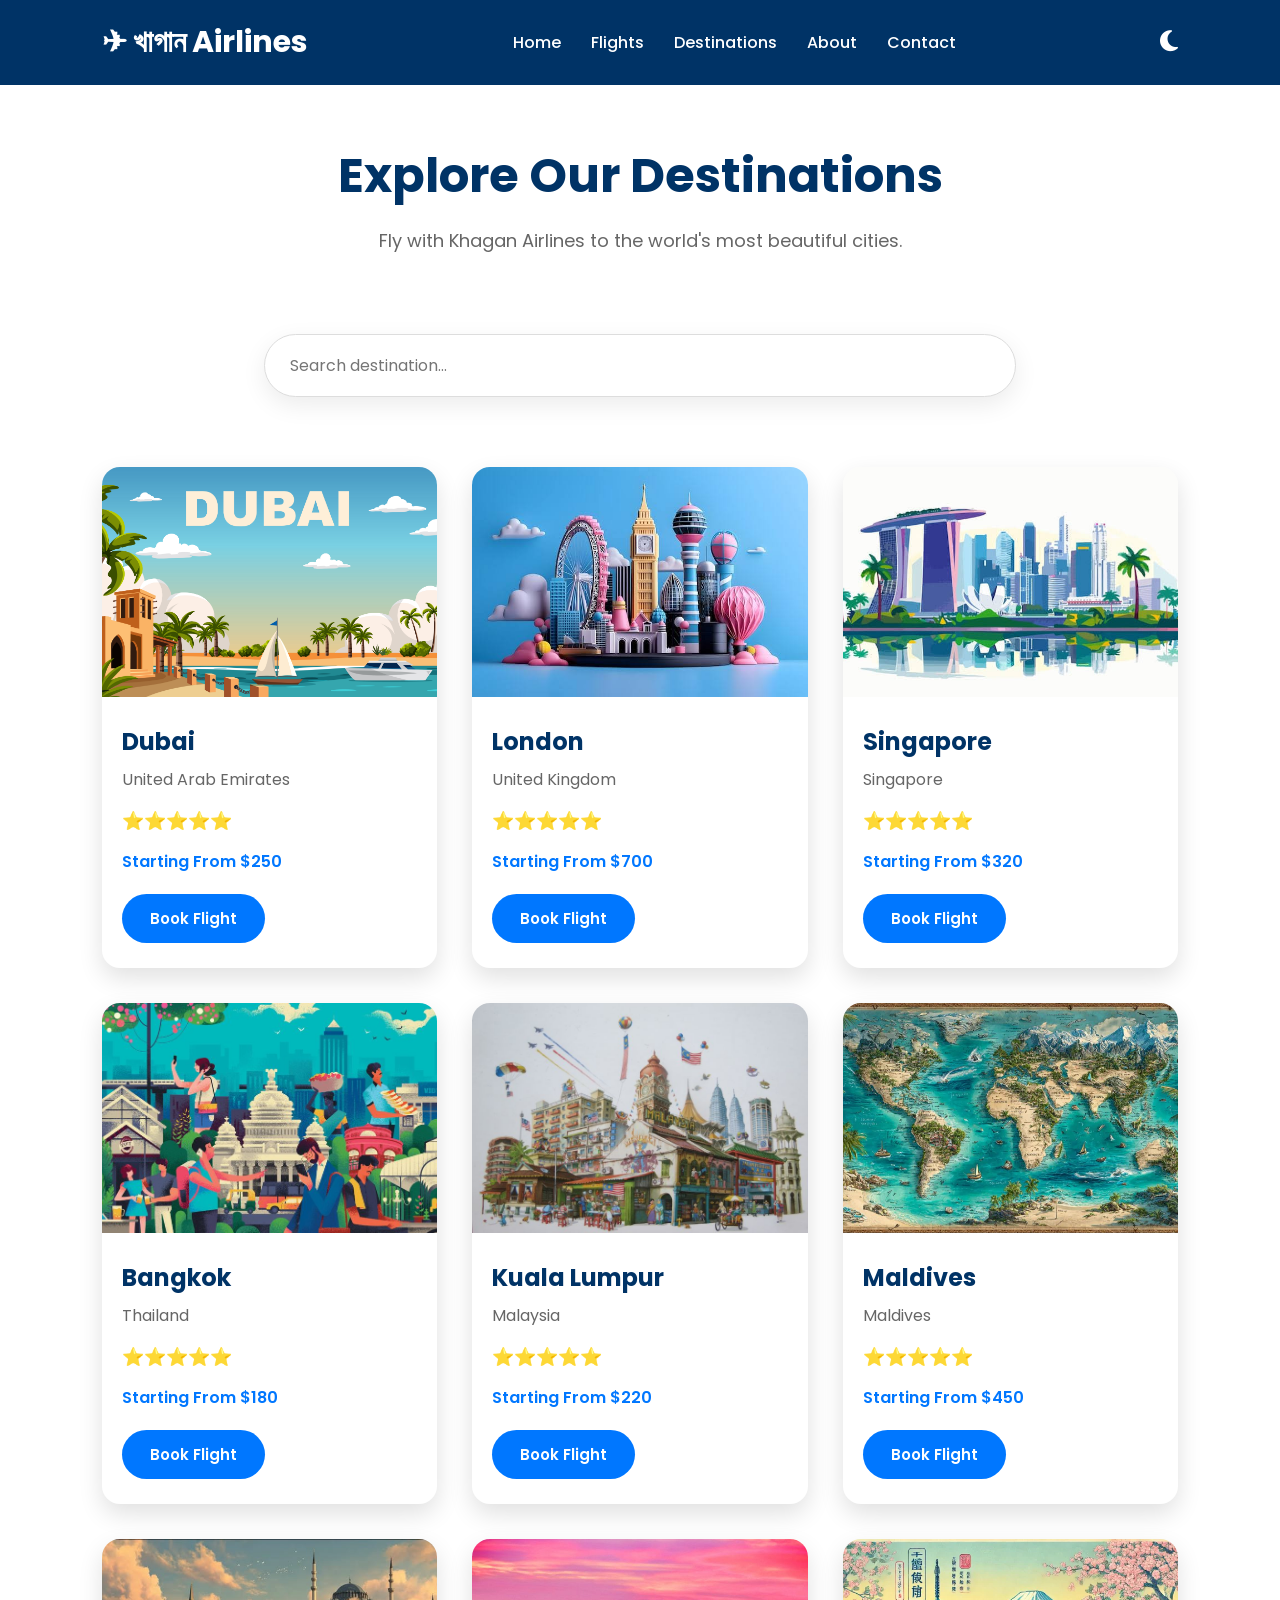
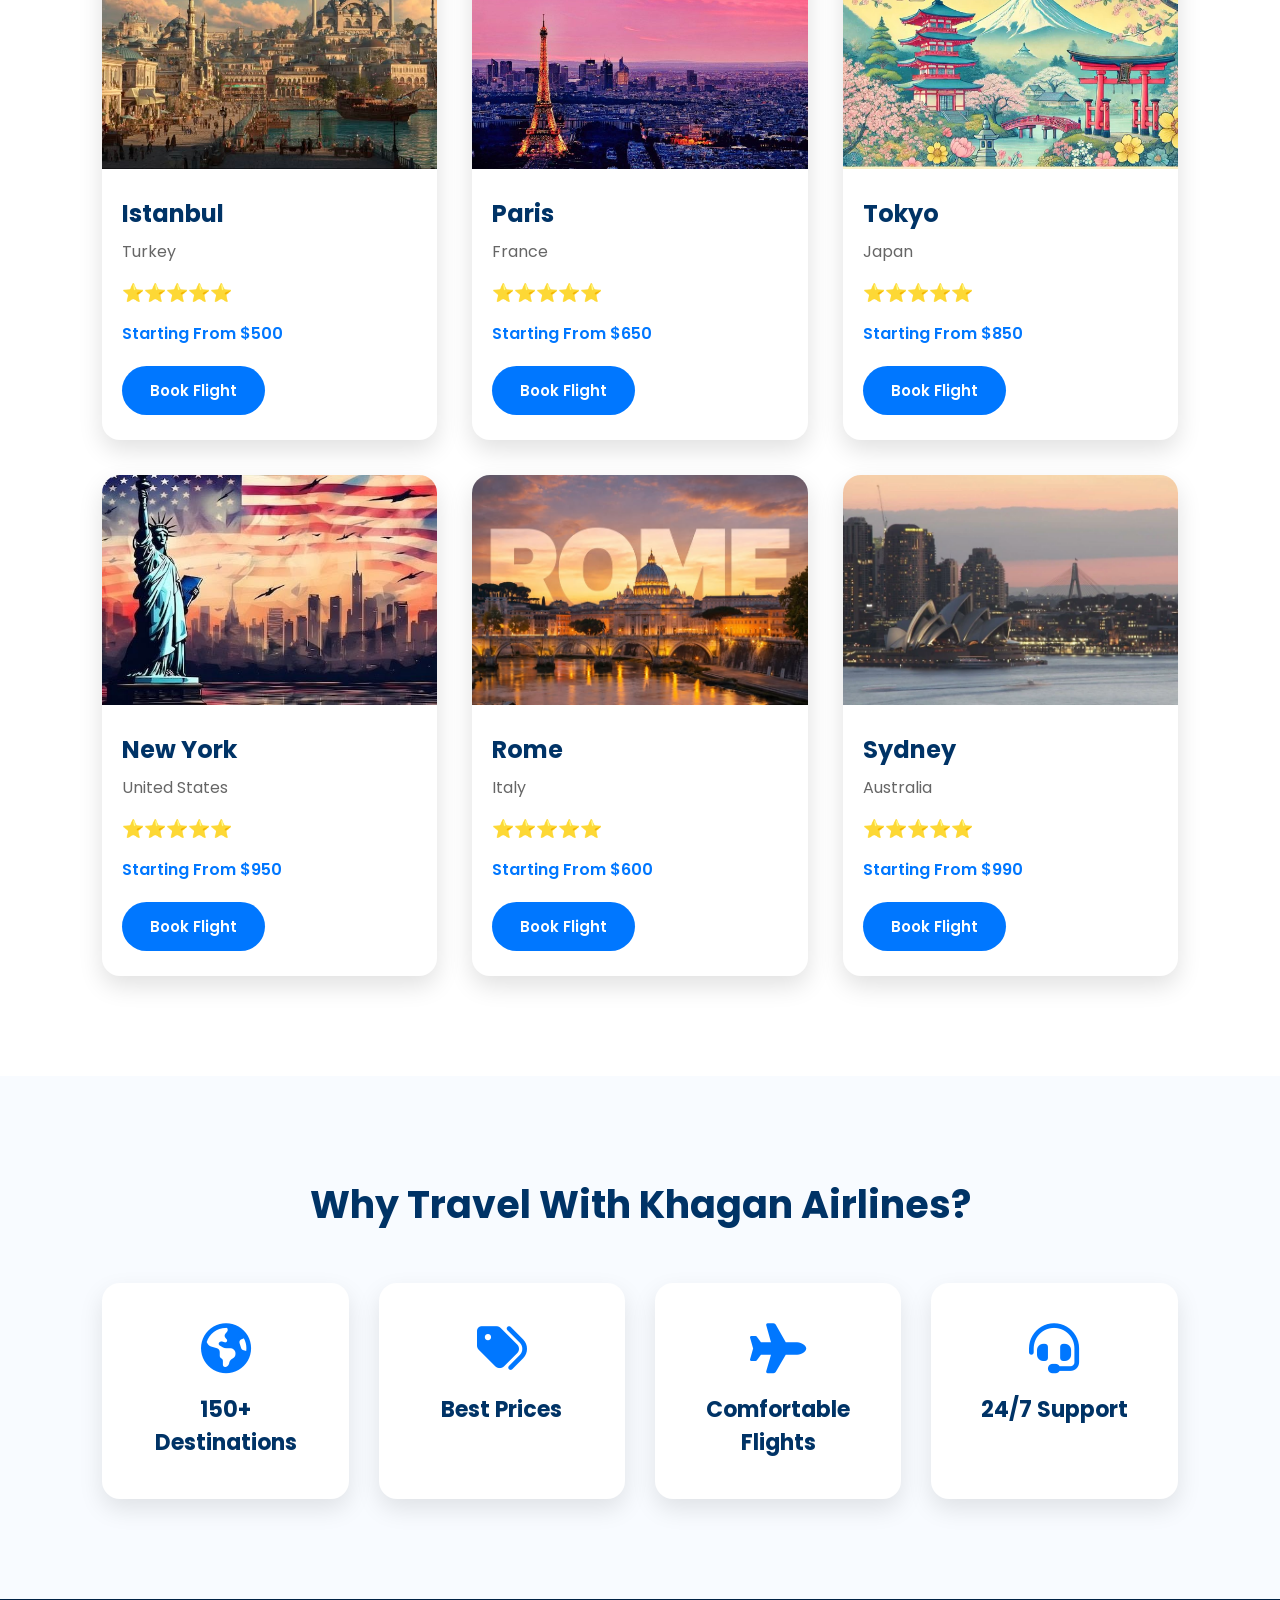
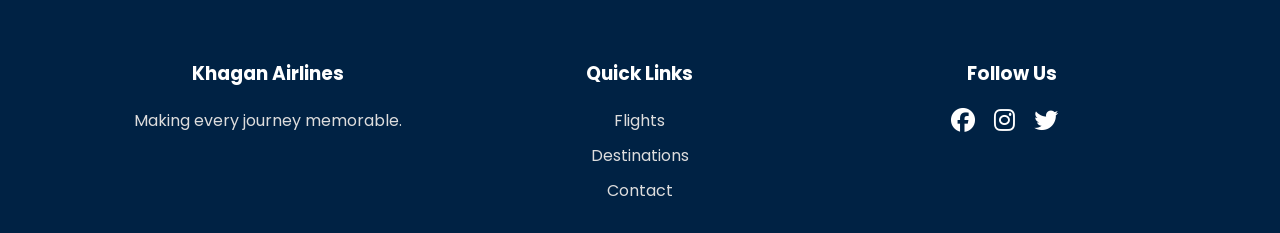
<file: destinations.html>
<!DOCTYPE html>
<html lang="en">

<head>

    <meta charset="UTF-8">

    <meta name="viewport" content="width=device-width, initial-scale=1.0">

    <title>Destinations | Khagan Airlines</title>

    <!-- Google Font -->

    <link href="https://fonts.googleapis.com/css2?family=Poppins:wght@300;400;500;600;700&display=swap"
        rel="stylesheet">

    <!-- Font Awesome -->

    <link rel="stylesheet"
        href="https://cdnjs.cloudflare.com/ajax/libs/font-awesome/6.7.2/css/all.min.css">

    <!-- CSS -->

    <link rel="stylesheet" href="css/common.css">

    <link rel="stylesheet" href="css/destinations.css">

</head>

<body>

    <!-- ================= NAVBAR ================= -->

    <header>

        <div class="logo">

            ✈ খাগান Airlines

        </div>

        <nav>

            <ul>

                <li><a href="index.html">Home</a></li>

                <li><a href="flights.html">Flights</a></li>

                <li><a href="destinations.html" class="active">Destinations</a></li>

                <li><a href="about.html">About</a></li>

                <li><a href="contact.html">Contact</a></li>

            </ul>

        </nav>

        <div class="theme-toggle">

            <i class="fa-solid fa-moon" id="theme-icon"></i>

        </div>

    </header>



    <!-- ================= HERO ================= -->

    <section class="destination-hero">

        <h1>

            Explore Our Destinations

        </h1>

        <p>

            Fly with Khagan Airlines to the world's most beautiful cities.

        </p>

    </section>



    <!-- ================= SEARCH ================= -->

    <section class="search-section">

        <div class="search-box">

            <input

                type="text"

                id="searchDestination"

                placeholder="Search destination...">

        </div>

    </section>



    <!-- ================= DESTINATION CARDS ================= -->

    <section class="destinations">

        <div class="destination-container">

            <!-- Dubai -->

            <div class="destination-card">

                <img src="images/dubai.jpg">

                <h3>Dubai</h3>

                <p>United Arab Emirates</p>

                <div class="rating">

                    ⭐⭐⭐⭐⭐

                </div>

                <span>Starting From $250</span>

                <a href="flights.html">

                    <button>Book Flight</button>

                </a>

            </div>



            <!-- London -->

            <div class="destination-card">

                <img src="images/london.jpg">

                <h3>London</h3>

                <p>United Kingdom</p>

                <div class="rating">

                    ⭐⭐⭐⭐⭐

                </div>

                <span>Starting From $700</span>

                <a href="flights.html">

                    <button>Book Flight</button>

                </a>

            </div>



            <!-- Singapore -->

            <div class="destination-card">

                <img src="images/singapore.jpg">

                <h3>Singapore</h3>

                <p>Singapore</p>

                <div class="rating">

                    ⭐⭐⭐⭐⭐

                </div>

                <span>Starting From $320</span>

                <a href="flights.html">

                    <button>Book Flight</button>

                </a>

            </div>



            <!-- Bangkok -->

            <div class="destination-card">

                <img src="images/bangkok.jpg">

                <h3>Bangkok</h3>

                <p>Thailand</p>

                <div class="rating">

                    ⭐⭐⭐⭐⭐

                </div>

                <span>Starting From $180</span>

                <a href="flights.html">

                    <button>Book Flight</button>

                </a>

            </div>



            <!-- Kuala Lumpur -->

            <div class="destination-card">

                <img src="images/kuala-lumpur.jpg">

                <h3>Kuala Lumpur</h3>

                <p>Malaysia</p>

                <div class="rating">

                    ⭐⭐⭐⭐⭐

                </div>

                <span>Starting From $220</span>

                <a href="flights.html">

                    <button>Book Flight</button>

                </a>

            </div>



            <!-- Maldives -->

            <div class="destination-card">

                <img src="images/maldives.jpg">

                <h3>Maldives</h3>

                <p>Maldives</p>

                <div class="rating">

                    ⭐⭐⭐⭐⭐

                </div>

                <span>Starting From $450</span>

                <a href="flights.html">

                    <button>Book Flight</button>

                </a>

            </div>



            <!-- Istanbul -->

            <div class="destination-card">

                <img src="images/istanbul.jpg">

                <h3>Istanbul</h3>

                <p>Turkey</p>

                <div class="rating">

                    ⭐⭐⭐⭐⭐

                </div>

                <span>Starting From $500</span>

                <a href="flights.html">

                    <button>Book Flight</button>

                </a>

            </div>



            <!-- Paris -->

            <div class="destination-card">

                <img src="images/paris.jpg">

                <h3>Paris</h3>

                <p>France</p>

                <div class="rating">

                    ⭐⭐⭐⭐⭐

                </div>

                <span>Starting From $650</span>

                <a href="flights.html">

                    <button>Book Flight</button>

                </a>

            </div>



            <!-- Tokyo -->

            <div class="destination-card">

                <img src="images/tokyo.jpg">

                <h3>Tokyo</h3>

                <p>Japan</p>

                <div class="rating">

                    ⭐⭐⭐⭐⭐

                </div>

                <span>Starting From $850</span>

                <a href="flights.html">

                    <button>Book Flight</button>

                </a>

            </div>



            <!-- New York -->

            <div class="destination-card">

                <img src="images/newyork.jpg">

                <h3>New York</h3>

                <p>United States</p>

                <div class="rating">

                    ⭐⭐⭐⭐⭐

                </div>

                <span>Starting From $950</span>

                <a href="flights.html">

                    <button>Book Flight</button>

                </a>

            </div>



            <!-- Rome -->

            <div class="destination-card">

                <img src="images/rome.jpg">

                <h3>Rome</h3>

                <p>Italy</p>

                <div class="rating">

                    ⭐⭐⭐⭐⭐

                </div>

                <span>Starting From $600</span>

                <a href="flights.html">

                    <button>Book Flight</button>

                </a>

            </div>



            <!-- Sydney -->

            <div class="destination-card">

                <img src="images/sydney.jpg">

                <h3>Sydney</h3>

                <p>Australia</p>

                <div class="rating">

                    ⭐⭐⭐⭐⭐

                </div>

                <span>Starting From $990</span>

                <a href="flights.html">

                    <button>Book Flight</button>

                </a>

            </div>

        </div>

    </section>



    <!-- ================= WHY CHOOSE ================= -->

    <section class="why-travel">

        <h2>Why Travel With Khagan Airlines?</h2>

        <div class="why-container">

            <div class="why-card">

                <i class="fa-solid fa-earth-americas"></i>

                <h3>150+ Destinations</h3>

            </div>

            <div class="why-card">

                <i class="fa-solid fa-tags"></i>

                <h3>Best Prices</h3>

            </div>

            <div class="why-card">

                <i class="fa-solid fa-plane"></i>

                <h3>Comfortable Flights</h3>

            </div>

            <div class="why-card">

                <i class="fa-solid fa-headset"></i>

                <h3>24/7 Support</h3>

            </div>

        </div>

    </section>



    <!-- ================= FOOTER ================= -->

    <footer>

        <div class="footer-container">

            <div>

                <h3>Khagan Airlines</h3>

                <p>Making every journey memorable.</p>

            </div>

            <div>

                <h3>Quick Links</h3>

                <p>Flights</p>

                <p>Destinations</p>

                <p>Contact</p>

            </div>

            <div>

                <h3>Follow Us</h3>

                <i class="fa-brands fa-facebook"></i>

                <i class="fa-brands fa-instagram"></i>

                <i class="fa-brands fa-twitter"></i>

            </div>

        </div>

    </footer>

    <script src="js/theme.js"></script>

    <script src="js/destinations.js"></script>

</body>

</html>
</file>
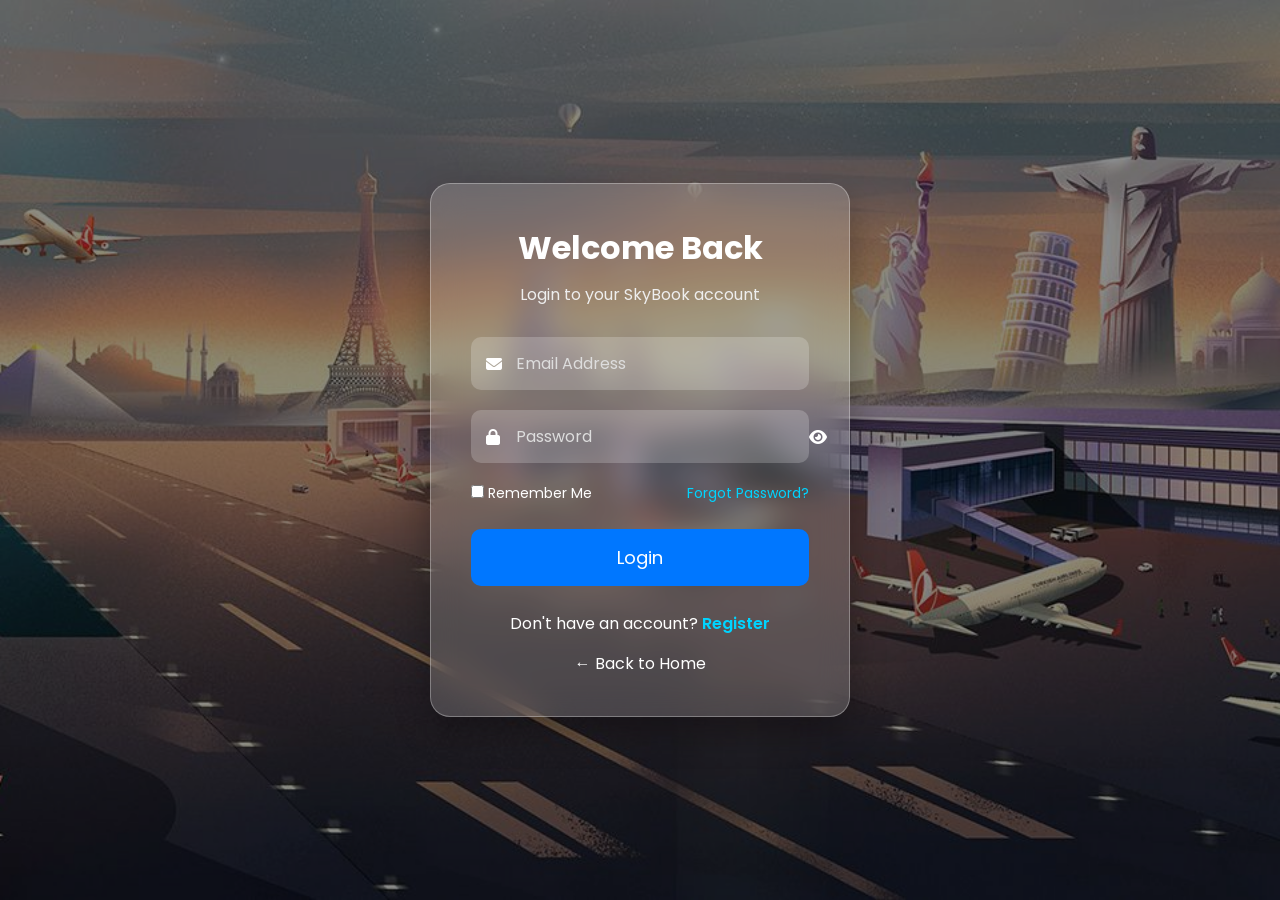
<file: login.html>
<!DOCTYPE html>
<html lang="en">

<head>
    <meta charset="UTF-8">
    <meta name="viewport" content="width=device-width, initial-scale=1.0">

    <title>Login - SkyBook Airlines</title>

    <!-- Google Font -->
    <link href="https://fonts.googleapis.com/css2?family=Poppins:wght@300;400;500;600;700&display=swap"
        rel="stylesheet">

    <!-- Font Awesome -->
    <link rel="stylesheet"
        href="https://cdnjs.cloudflare.com/ajax/libs/font-awesome/6.7.2/css/all.min.css">

    <link rel="stylesheet" href="css/common.css">
    <link rel="stylesheet" href="css/login.css">

</head>

<body>

    <div class="container">

        <div class="login-box">

            <h2>Welcome Back</h2>

            <p>Login to your SkyBook account</p>

            <form>

                <div class="input-box">

                    <i class="fa-solid fa-envelope"></i>

                    <input type="email"
                        placeholder="Email Address"
                        required>

                </div>

                <div class="input-box">

                    <i class="fa-solid fa-lock"></i>

                    <input type="password"
                        id="password"
                        placeholder="Password"
                        required>

                    <span id="togglePassword">
                        <i class="fa-solid fa-eye"></i>
                    </span>

                </div>

                <div class="options">

                    <label>

                        <input type="checkbox">

                        Remember Me

                    </label>

                    <a href="#">Forgot Password?</a>

                </div>

                <button type="submit">
                    Login
                </button>

            </form>

            <div class="register">

                Don't have an account?

                <a href="register.html">

                    Register

                </a>

            </div>

            <div class="home">

                <a href="index.html">

                    ← Back to Home

                </a>

            </div>

        </div>

    </div>

    <script src="js/login.js"></script>
    <script src="js/theme.js"></script>

</body>

</html>
</file>
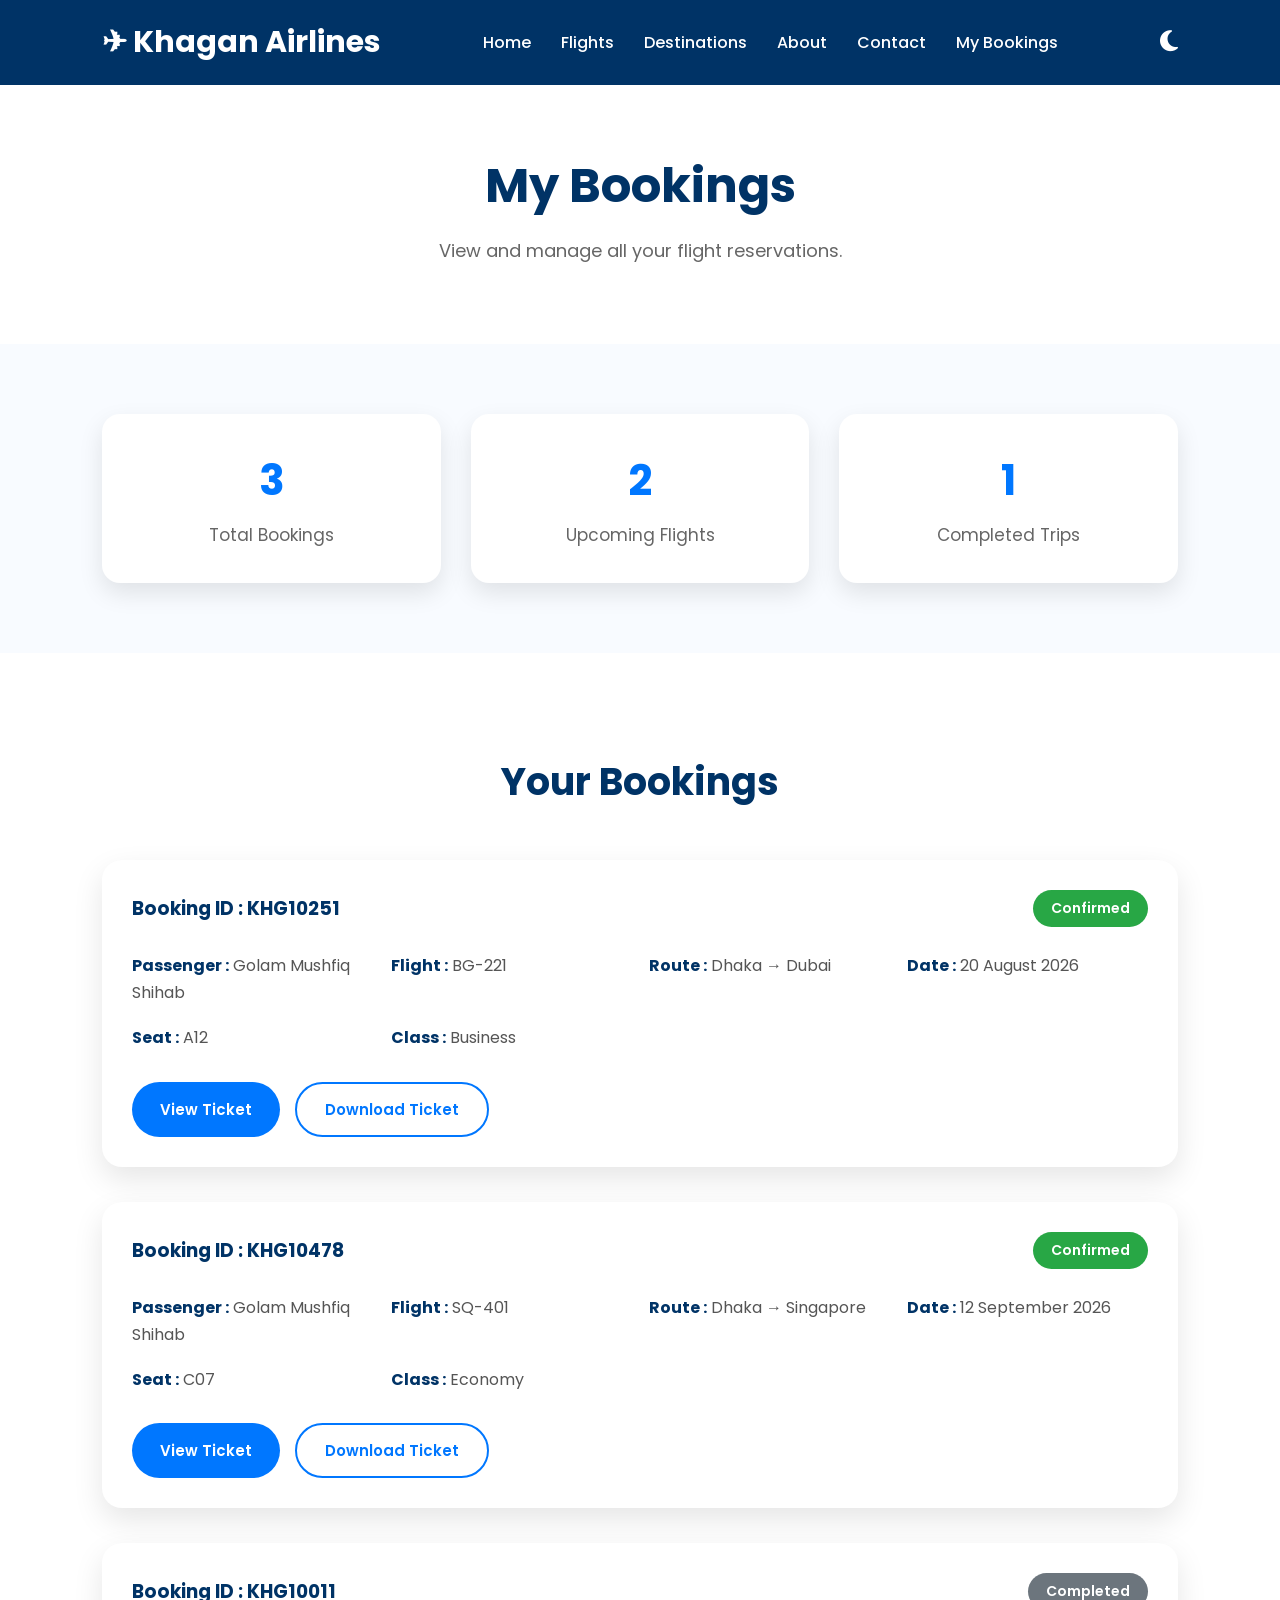
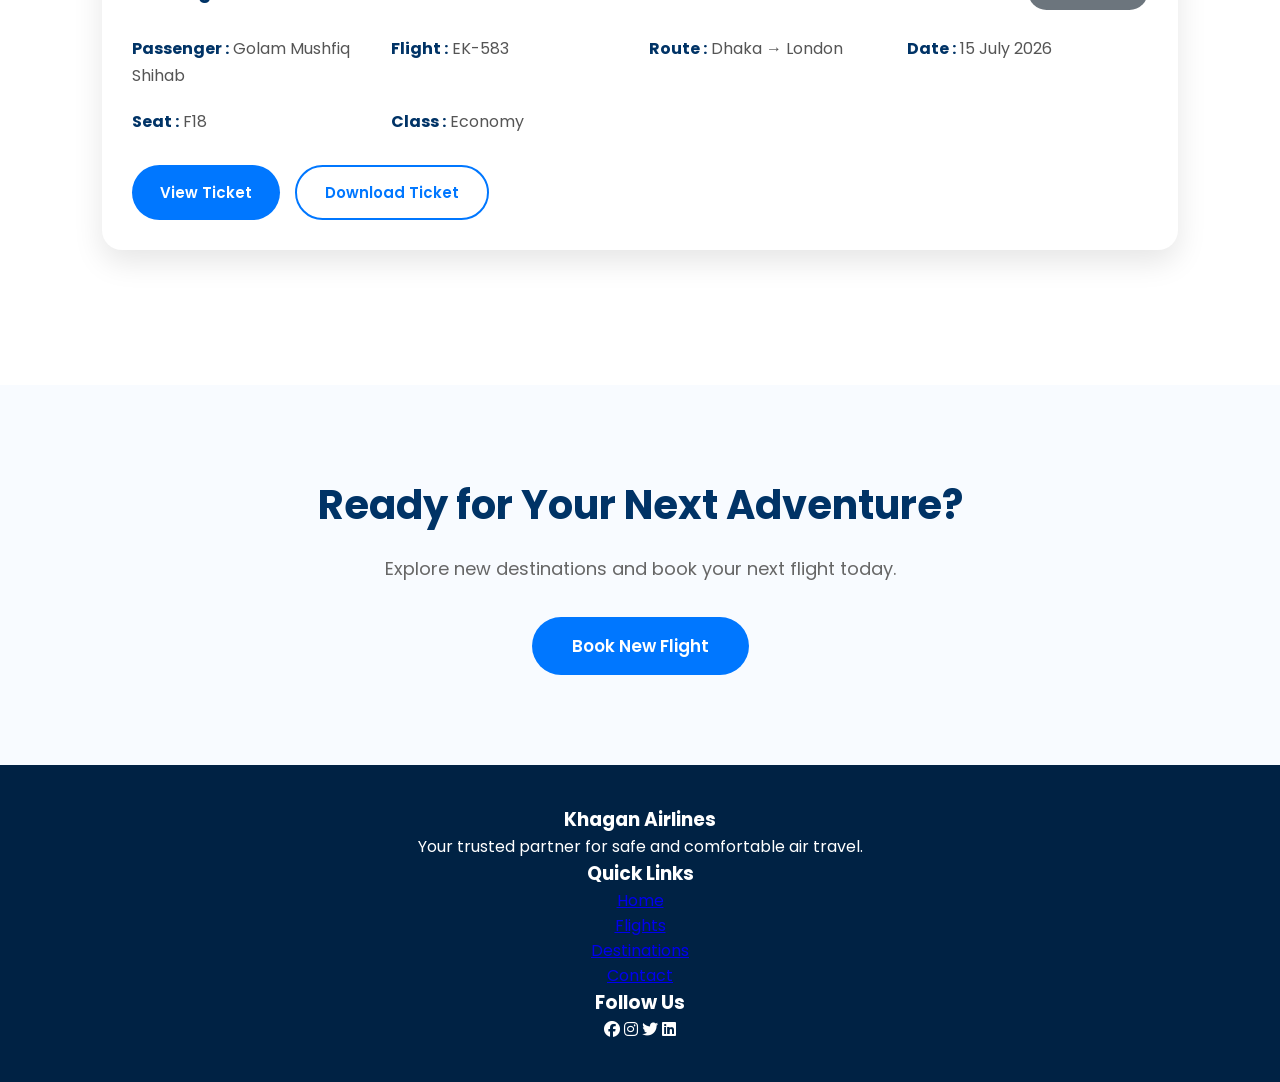
<file: my-bookings.html>
<!DOCTYPE html>

<html lang="en">

<head>

<meta charset="UTF-8">

<meta name="viewport" content="width=device-width, initial-scale=1.0">

<title>My Bookings | Khagan Airlines</title>

<link rel="stylesheet"
href="https://cdnjs.cloudflare.com/ajax/libs/font-awesome/6.7.2/css/all.min.css">

<link rel="stylesheet"
href="https://fonts.googleapis.com/css2?family=Poppins:wght@300;400;500;600;700&display=swap">

<link rel="stylesheet" href="css/common.css">

<link rel="stylesheet" href="css/my-bookings.css">

</head>

<body>



<!-- ================= NAVBAR ================= -->

<header>

<div class="logo">

✈ Khagan Airlines

</div>

<nav>

<ul>

<li><a href="index.html">Home</a></li>

<li><a href="flights.html">Flights</a></li>

<li><a href="destinations.html">Destinations</a></li>

<li><a href="about.html">About</a></li>

<li><a href="contact.html">Contact</a></li>

<li><a href="my-bookings.html" class="active">My Bookings</a></li>

</ul>

</nav>

<div class="theme-toggle">

<i class="fa-solid fa-moon" id="theme-icon"></i>

</div>

</header>



<!-- ================= HERO ================= -->

<section class="booking-hero">

<h1>My Bookings</h1>

<p>

View and manage all your flight reservations.

</p>

</section>



<!-- ================= SUMMARY ================= -->

<section class="summary">

<div class="summary-card">

<h2>3</h2>

<p>Total Bookings</p>

</div>

<div class="summary-card">

<h2>2</h2>

<p>Upcoming Flights</p>

</div>

<div class="summary-card">

<h2>1</h2>

<p>Completed Trips</p>

</div>

</section>



<!-- ================= BOOKINGS ================= -->

<section class="bookings-container">

<h2>Your Bookings</h2>



<div class="booking-card">

<div class="booking-top">

<h3>Booking ID : KHG10251</h3>

<span class="status confirmed">

Confirmed

</span>

</div>

<div class="booking-info">

<p><strong>Passenger :</strong> Golam Mushfiq Shihab</p>

<p><strong>Flight :</strong> BG-221</p>

<p><strong>Route :</strong> Dhaka → Dubai</p>

<p><strong>Date :</strong> 20 August 2026</p>

<p><strong>Seat :</strong> A12</p>

<p><strong>Class :</strong> Business</p>

</div>

<div class="booking-buttons">

<button>View Ticket</button>

<button class="secondary">

Download Ticket

</button>

</div>

</div>
<!-- ================= BOOKING 2 ================= -->

<div class="booking-card">

    <div class="booking-top">

        <h3>Booking ID : KHG10478</h3>

        <span class="status confirmed">

            Confirmed

        </span>

    </div>

    <div class="booking-info">

        <p><strong>Passenger :</strong> Golam Mushfiq Shihab</p>

        <p><strong>Flight :</strong> SQ-401</p>

        <p><strong>Route :</strong> Dhaka → Singapore</p>

        <p><strong>Date :</strong> 12 September 2026</p>

        <p><strong>Seat :</strong> C07</p>

        <p><strong>Class :</strong> Economy</p>

    </div>

    <div class="booking-buttons">

        <button>View Ticket</button>

        <button class="secondary">

            Download Ticket

        </button>

    </div>

</div>



<!-- ================= BOOKING 3 ================= -->

<div class="booking-card">

    <div class="booking-top">

        <h3>Booking ID : KHG10011</h3>

        <span class="status completed">

            Completed

        </span>

    </div>

    <div class="booking-info">

        <p><strong>Passenger :</strong> Golam Mushfiq Shihab</p>

        <p><strong>Flight :</strong> EK-583</p>

        <p><strong>Route :</strong> Dhaka → London</p>

        <p><strong>Date :</strong> 15 July 2026</p>

        <p><strong>Seat :</strong> F18</p>

        <p><strong>Class :</strong> Economy</p>

    </div>

    <div class="booking-buttons">

        <button>View Ticket</button>

        <button class="secondary">

            Download Ticket

        </button>

    </div>

</div>

</section>



<!-- ================= CTA ================= -->

<section class="booking-cta">

    <h2>

        Ready for Your Next Adventure?

    </h2>

    <p>

        Explore new destinations and book your next flight today.

    </p>

    <a href="flights.html">

        <button>

            Book New Flight

        </button>

    </a>

</section>



<!-- ================= FOOTER ================= -->

<footer>

    <div class="footer-container">

        <div>

            <h3>Khagan Airlines</h3>

            <p>

                Your trusted partner for safe and comfortable air travel.

            </p>

        </div>

        <div>

            <h3>Quick Links</h3>

            <p><a href="index.html">Home</a></p>

            <p><a href="flights.html">Flights</a></p>

            <p><a href="destinations.html">Destinations</a></p>

            <p><a href="contact.html">Contact</a></p>

        </div>

        <div>

            <h3>Follow Us</h3>

            <i class="fa-brands fa-facebook"></i>

            <i class="fa-brands fa-instagram"></i>

            <i class="fa-brands fa-twitter"></i>

            <i class="fa-brands fa-linkedin"></i>

        </div>

    </div>

</footer>



<!-- ================= JS ================= -->

<script src="js/theme.js"></script>

<script src="js/my-bookings.js"></script>

</body>

</html>
</file>
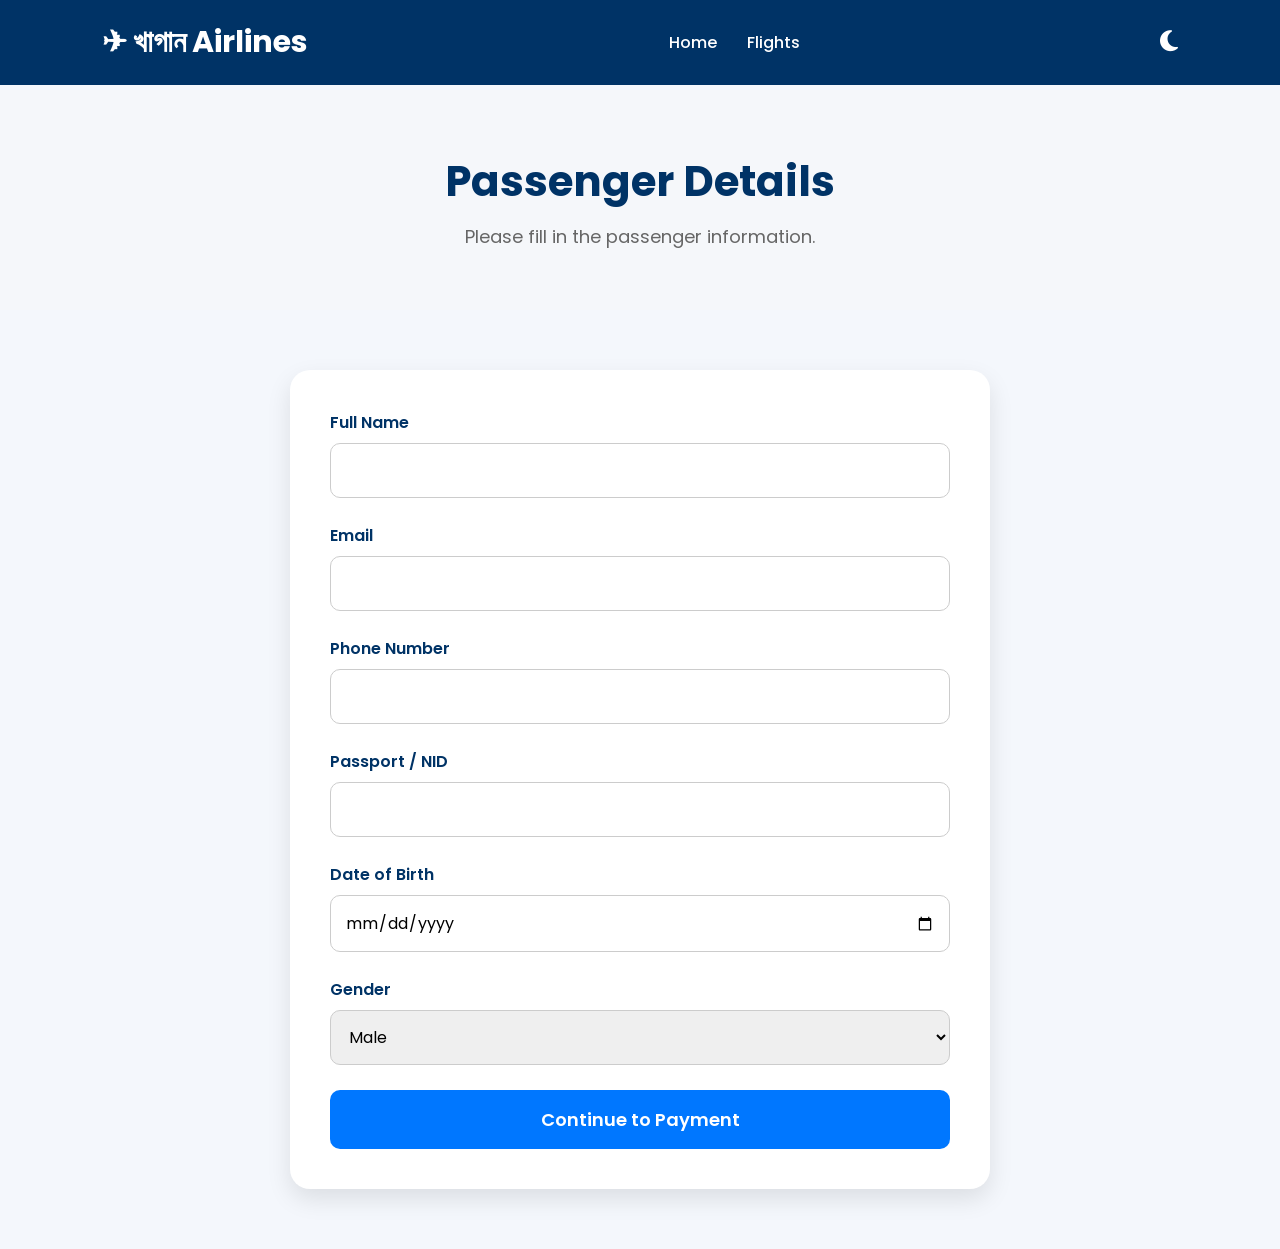
<file: passenger-details.html>
<!DOCTYPE html>
<html lang="en">

<head>

    <meta charset="UTF-8">
    <meta name="viewport" content="width=device-width, initial-scale=1.0">

    <title>Passenger Details | Khagan Airlines</title>

    <link href="https://fonts.googleapis.com/css2?family=Poppins:wght@300;400;500;600;700&display=swap" rel="stylesheet">

    <link rel="stylesheet"
        href="https://cdnjs.cloudflare.com/ajax/libs/font-awesome/6.7.2/css/all.min.css">

    <link rel="stylesheet" href="css/common.css">
    <link rel="stylesheet" href="css/passenger-details.css">

</head>

<body>

<header>

    <div class="logo">✈ খাগান Airlines</div>

    <nav>

        <ul>

            <li><a href="index.html">Home</a></li>

            <li><a href="flights.html">Flights</a></li>

        </ul>

    </nav>

    <div class="theme-toggle">
        <i class="fa-solid fa-moon" id="theme-icon"></i>
    </div>

</header>

<section class="page-title">

    <h1>Passenger Details</h1>

    <p>Please fill in the passenger information.</p>

</section>

<section class="form-section">

    <form id="passengerForm">

        <div class="input-group">

            <label>Full Name</label>

            <input type="text" id="name" required>

        </div>

        <div class="input-group">

            <label>Email</label>

            <input type="email" id="email" required>

        </div>

        <div class="input-group">

            <label>Phone Number</label>

            <input type="tel" id="phone" required>

        </div>

        <div class="input-group">

            <label>Passport / NID</label>

            <input type="text" id="passport" required>

        </div>

        <div class="input-group">

            <label>Date of Birth</label>

            <input type="date" id="dob" required>

        </div>

        <div class="input-group">

            <label>Gender</label>

            <select id="gender">

                <option>Male</option>

                <option>Female</option>

                <option>Other</option>

            </select>

        </div>

        <button type="submit">

            Continue to Payment

        </button>

    </form>

</section>

<script src="js/theme.js"></script>
<script src="js/passenger-details.js"></script>

</body>

</html>
</file>
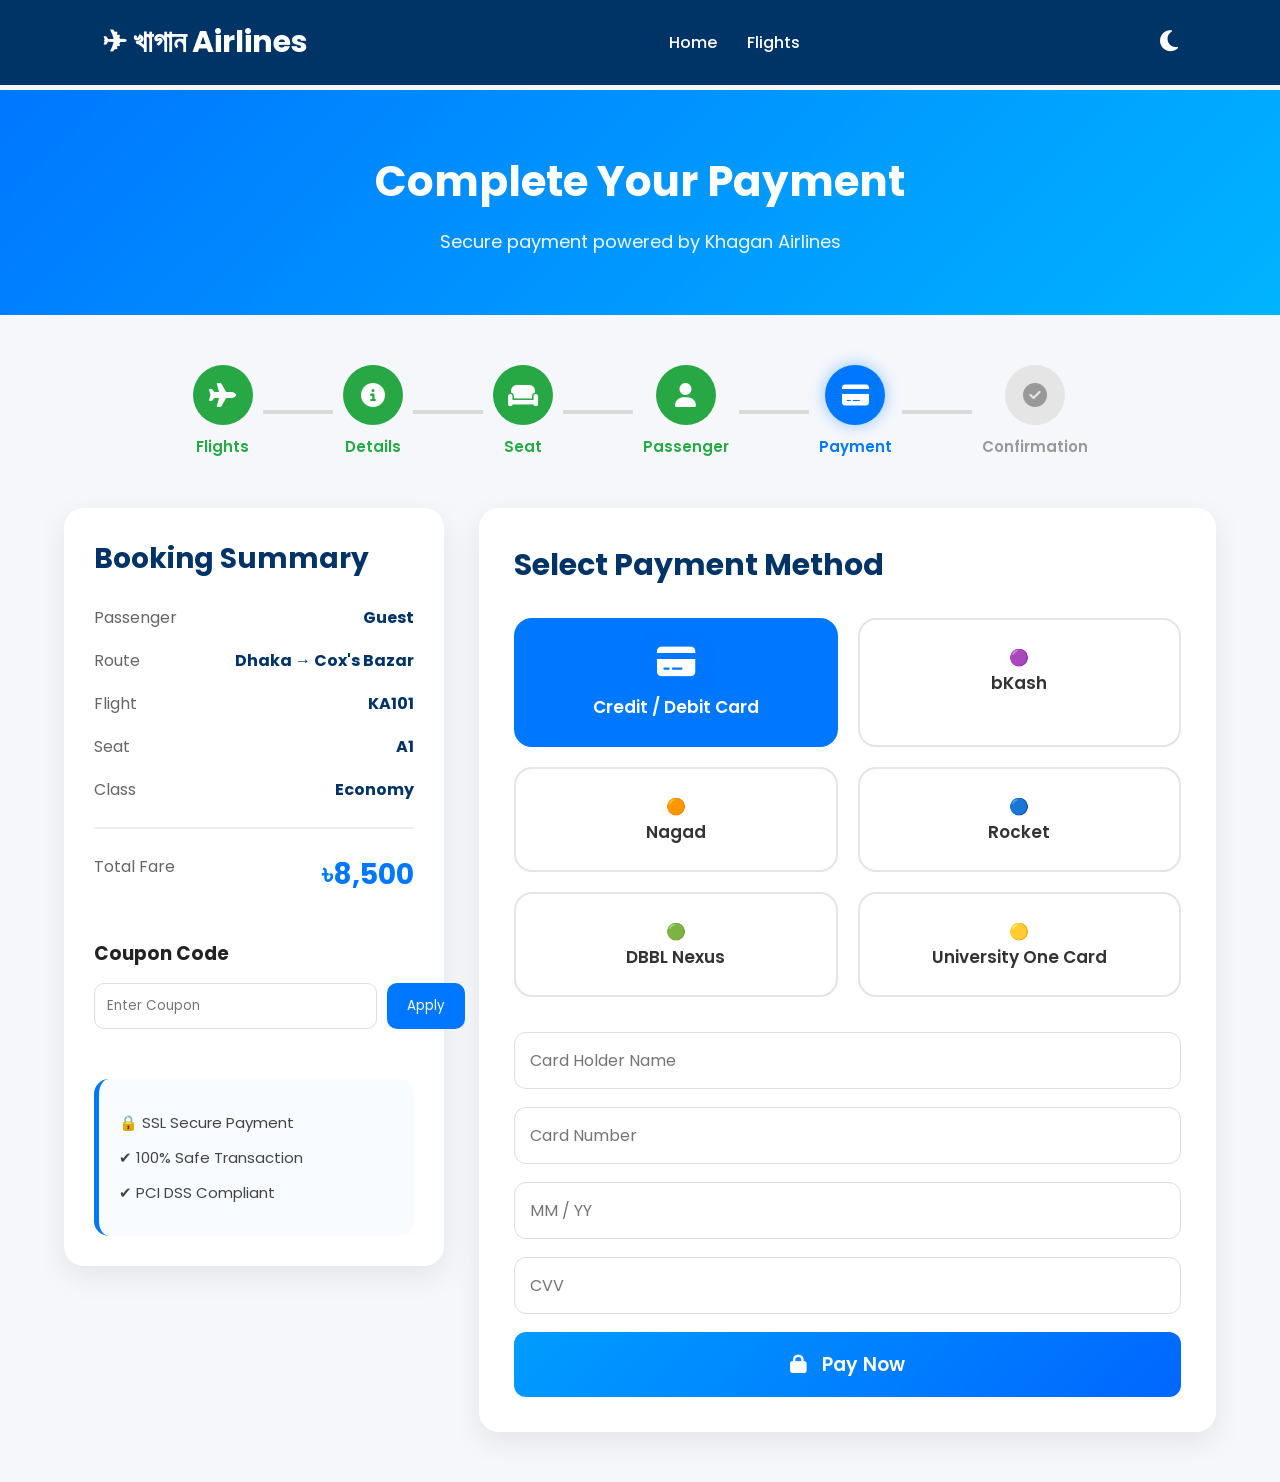
<file: payment.html>
<!DOCTYPE html>
<html lang="en">

<head>

    <meta charset="UTF-8">
    <meta name="viewport" content="width=device-width, initial-scale=1.0">

    <title>Payment | Khagan Airlines</title>

    <!-- Google Font -->
    <link href="https://fonts.googleapis.com/css2?family=Poppins:wght@300;400;500;600;700&display=swap"
        rel="stylesheet">

    <!-- Font Awesome -->
    <link rel="stylesheet"
        href="https://cdnjs.cloudflare.com/ajax/libs/font-awesome/6.7.2/css/all.min.css">

    <link rel="stylesheet" href="css/common.css">
    <link rel="stylesheet" href="css/payment.css">

</head>

<body>

    <!-- ================= NAVBAR ================= -->

    <header>

        <div class="logo">
            ✈ খাগান Airlines
        </div>

        <nav>

            <ul>

                <li><a href="index.html">Home</a></li>

                <li><a href="flights.html">Flights</a></li>

            </ul>

        </nav>

        <div class="theme-toggle">
            <i class="fa-solid fa-moon" id="theme-icon"></i>
        </div>

    </header>


    <!-- ================= PAGE TITLE ================= -->

    <section class="payment-banner">

        <h1>Complete Your Payment</h1>

        <p>
            Secure payment powered by Khagan Airlines
        </p>

    </section>


    <!-- ================= PROGRESS BAR ================= -->

    <section class="progress-section">

        <div class="step completed">

            <i class="fa-solid fa-plane"></i>

            <span>Flights</span>

        </div>

        <div class="line"></div>

        <div class="step completed">

            <i class="fa-solid fa-circle-info"></i>

            <span>Details</span>

        </div>

        <div class="line"></div>

        <div class="step completed">

            <i class="fa-solid fa-couch"></i>

            <span>Seat</span>

        </div>

        <div class="line"></div>

        <div class="step completed">

            <i class="fa-solid fa-user"></i>

            <span>Passenger</span>

        </div>

        <div class="line"></div>

        <div class="step active">

            <i class="fa-solid fa-credit-card"></i>

            <span>Payment</span>

        </div>

        <div class="line"></div>

        <div class="step">

            <i class="fa-solid fa-circle-check"></i>

            <span>Confirmation</span>

        </div>

    </section>


    <!-- ================= PAYMENT AREA ================= -->

    <section class="payment-wrapper">


        <!-- LEFT SIDE -->


        <div class="summary-card">

            <h2>
                Booking Summary
            </h2>

            <div class="summary-item">

                <span>Passenger</span>

                <strong id="passengerName">
                    -
                </strong>

            </div>

            <div class="summary-item">

                <span>Route</span>

                <strong id="route">
                    -
                </strong>

            </div>

            <div class="summary-item">

                <span>Flight</span>

                <strong id="flightNo">
                    KA101
                </strong>

            </div>

            <div class="summary-item">

                <span>Seat</span>

                <strong id="seat">
                    -
                </strong>

            </div>

            <div class="summary-item">

                <span>Class</span>

                <strong id="travelClass">
                    -
                </strong>

            </div>

            <hr>

            <div class="summary-item">

                <span>Total Fare</span>

                <strong id="totalFare">
                    ৳8,500
                </strong>

            </div>

            <br>

            <h3>Coupon Code</h3>

            <div class="coupon-box">

                <input
                    type="text"
                    id="coupon"
                    placeholder="Enter Coupon">

                <button
                    id="applyCoupon">

                    Apply

                </button>

            </div>

            <br>

            <div class="security">

                <p>

                    🔒 SSL Secure Payment

                </p>

                <p>

                    ✔ 100% Safe Transaction

                </p>

                <p>

                    ✔ PCI DSS Compliant

                </p>

            </div>

        </div>



        <!-- RIGHT SIDE -->


        <div class="payment-card">

            <h2>

                Select Payment Method

            </h2>

            <div class="payment-options">


                <div class="method active"
                    data-method="card">

                    <i class="fa-solid fa-credit-card"></i>

                    <span>

                        Credit / Debit Card

                    </span>

                </div>


                <div class="method"
                    data-method="bkash">

                    🟣

                    <span>

                        bKash

                    </span>

                </div>


                <div class="method"
                    data-method="nagad">

                    🟠

                    <span>

                        Nagad

                    </span>

                </div>


                <div class="method"
                    data-method="rocket">

                    🔵

                    <span>

                        Rocket

                    </span>

                </div>


                <div class="method"
                    data-method="dbbl">

                    🟢

                    <span>

                        DBBL Nexus

                    </span>

                </div>


                <div class="method"
                    data-method="onecard">

                    🟡

                    <span>

                        University One Card

                    </span>

                </div>

            </div>


            <!-- Dynamic Form -->

            <form
                id="paymentForm">

                <div id="paymentFields">

                </div>

                <button
                    class="pay-btn"
                    type="submit">

                    <i class="fa-solid fa-lock"></i>

                    Pay Now

                </button>

            </form>

        </div>

    </section>


    <!-- Processing Popup -->

    <div
        class="processing"
        id="processing">

        <div class="loader"></div>

        <h2>

            Processing Payment...

        </h2>

        <p>

            Please wait a moment.

        </p>

    </div>


    <script src="js/theme.js"></script>

    <script src="js/payment.js"></script>

</body>

</html>
</file>
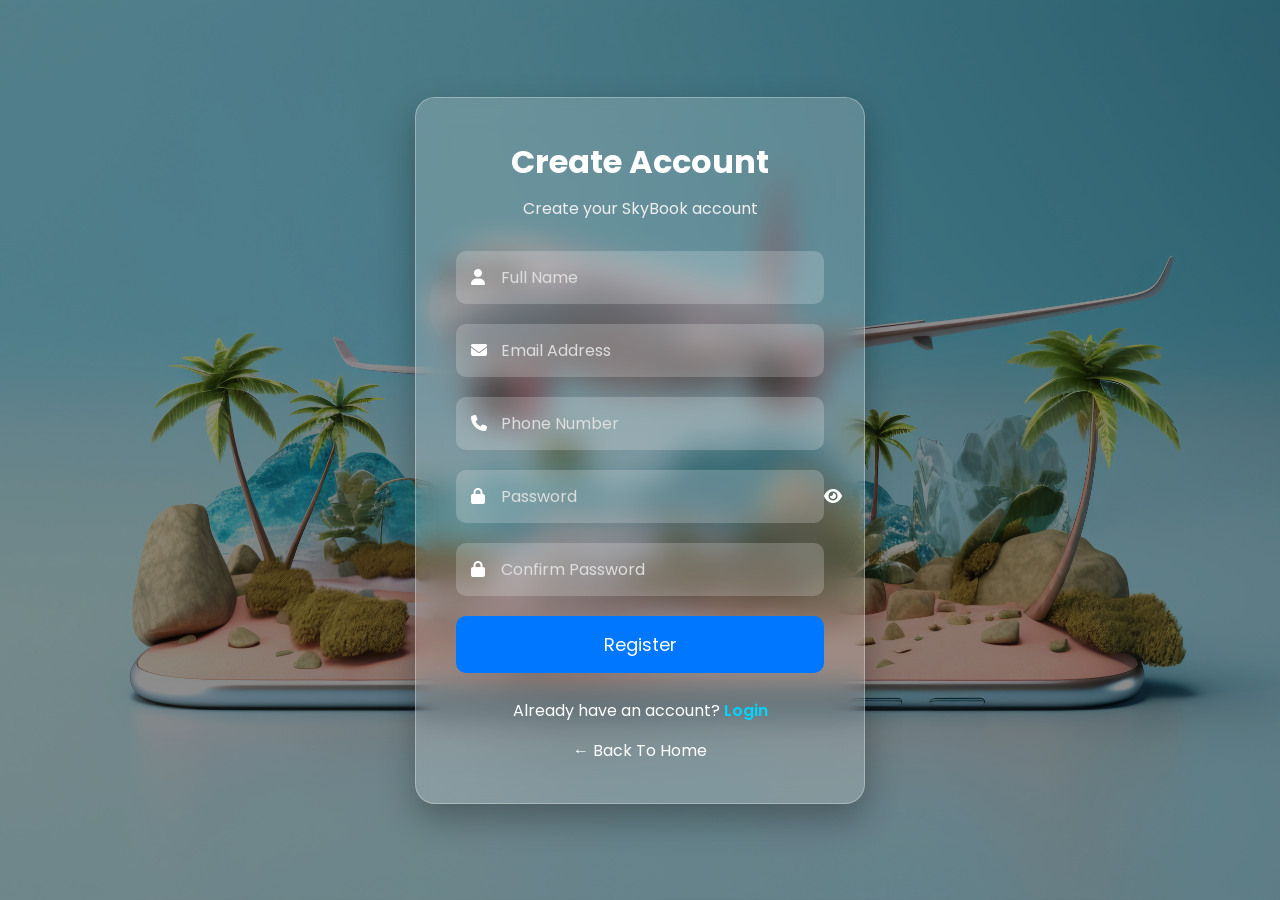
<file: register.html>
<!DOCTYPE html>
<html lang="en">

<head>

    <meta charset="UTF-8">
    <meta name="viewport" content="width=device-width, initial-scale=1.0">

    <title>Register - SkyBook Airlines</title>

    <link href="https://fonts.googleapis.com/css2?family=Poppins:wght@300;400;500;600;700&display=swap" rel="stylesheet">

    <link rel="stylesheet"
        href="https://cdnjs.cloudflare.com/ajax/libs/font-awesome/6.7.2/css/all.min.css">

    <link rel="stylesheet" href="css/common.css">
    <link rel="stylesheet" href="css/register.css">

</head>

<body>

    <div class="container">

        <div class="register-box">

            <h2>Create Account</h2>

            <p>Create your SkyBook account</p>

            <form id="registerForm">

                <div class="input-box">

                    <i class="fa-solid fa-user"></i>

                    <input
                        type="text"
                        id="fullname"
                        placeholder="Full Name"
                        required>

                </div>

                <div class="input-box">

                    <i class="fa-solid fa-envelope"></i>

                    <input
                        type="email"
                        id="email"
                        placeholder="Email Address"
                        required>

                </div>

                <div class="input-box">

                    <i class="fa-solid fa-phone"></i>

                    <input
                        type="tel"
                        id="phone"
                        placeholder="Phone Number"
                        required>

                </div>

                <div class="input-box">

                    <i class="fa-solid fa-lock"></i>

                    <input
                        type="password"
                        id="password"
                        placeholder="Password"
                        required>

                    <span id="togglePassword">
                        <i class="fa-solid fa-eye"></i>
                    </span>

                </div>

                <div class="input-box">

                    <i class="fa-solid fa-lock"></i>

                    <input
                        type="password"
                        id="confirmPassword"
                        placeholder="Confirm Password"
                        required>

                </div>

                <button type="submit">

                    Register

                </button>

            </form>

            <div class="login">

                Already have an account?

                <a href="login.html">

                    Login

                </a>

            </div>

            <div class="home">

                <a href="index.html">

                    ← Back To Home

                </a>

            </div>

        </div>

    </div>

    <script src="js/register.js"></script>
    <script src="js/theme.js"></script>

</body>

</html>
</file>
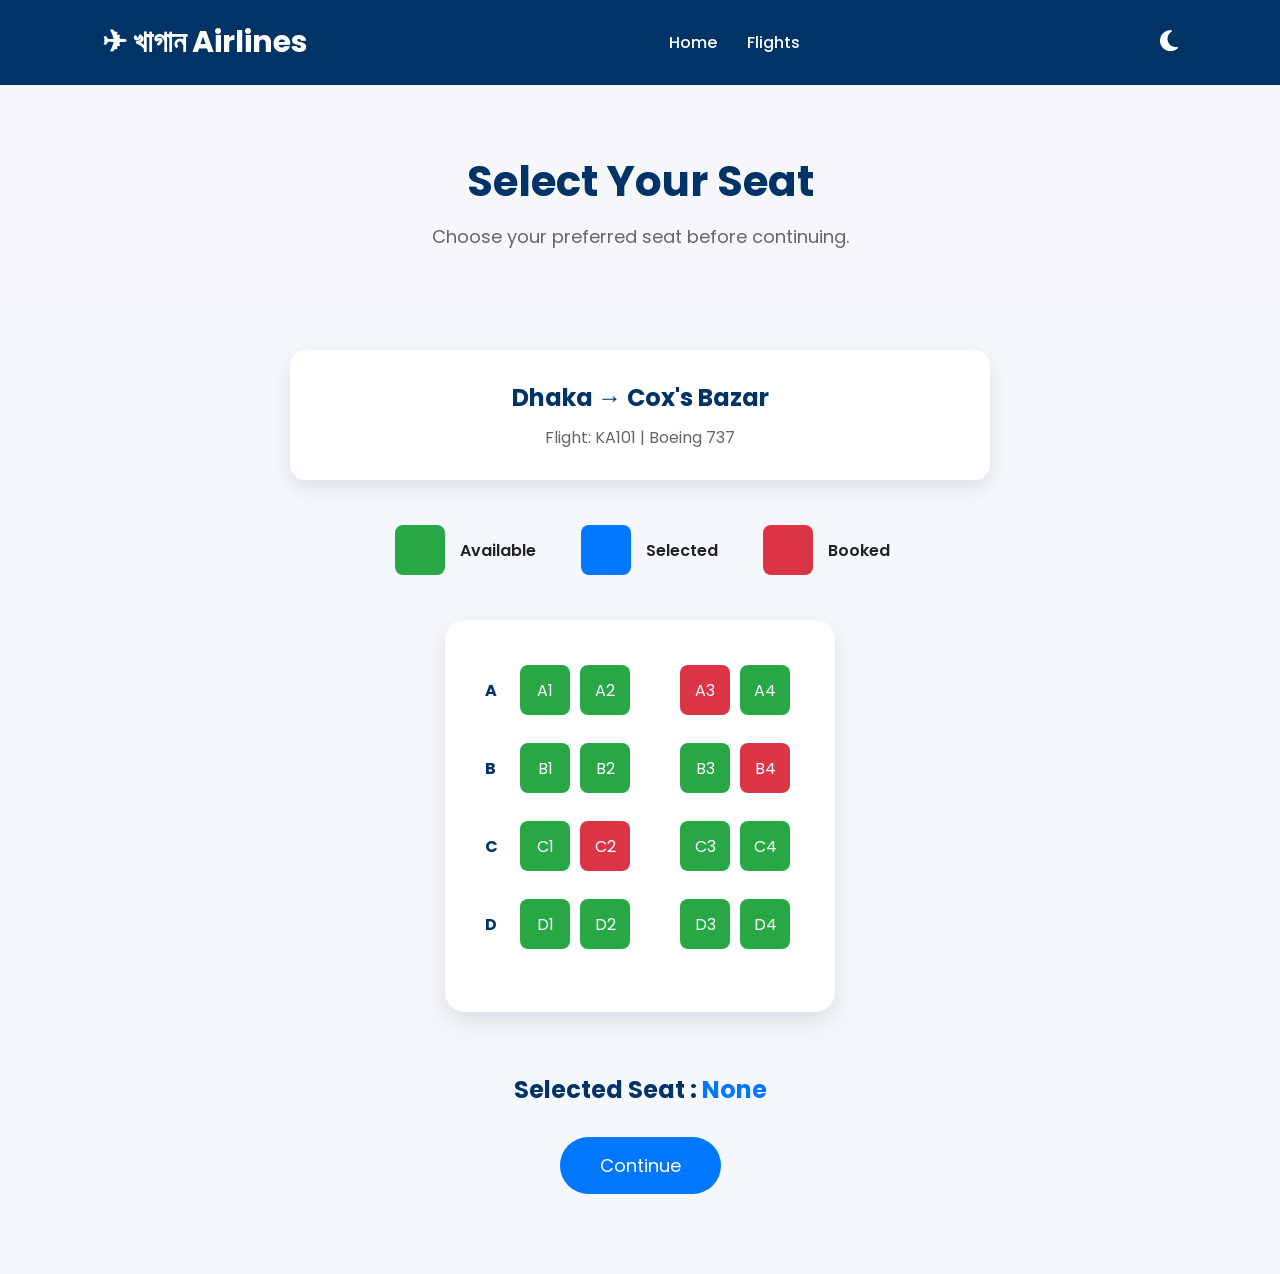
<file: seat-selection.html>
<!DOCTYPE html>
<html lang="en">

<head>

    <meta charset="UTF-8">
    <meta name="viewport" content="width=device-width, initial-scale=1.0">

    <title>Seat Selection | Khagan Airlines</title>

    <!-- Google Font -->
    <link href="https://fonts.googleapis.com/css2?family=Poppins:wght@300;400;500;600;700&display=swap" rel="stylesheet">

    <!-- Font Awesome -->
    <link rel="stylesheet"
        href="https://cdnjs.cloudflare.com/ajax/libs/font-awesome/6.7.2/css/all.min.css">

    <link rel="stylesheet" href="css/common.css">
    <link rel="stylesheet" href="css/seat-selection.css">

</head>

<body>

    <!-- ================= NAVBAR ================= -->

    <header>

        <div class="logo">
            ✈ খাগান Airlines
        </div>

        <nav>

            <ul>

                <li><a href="index.html">Home</a></li>
                <li><a href="flights.html">Flights</a></li>

            </ul>

        </nav>

        <div class="theme-toggle">
            <i class="fa-solid fa-moon" id="theme-icon"></i>
        </div>

    </header>

    <!-- ================= TITLE ================= -->

    <section class="seat-header">

        <h1>Select Your Seat</h1>

        <p>Choose your preferred seat before continuing.</p>

    </section>

    <!-- ================= FLIGHT INFO ================= -->

    <section class="flight-info">

        <div class="info-card">

            <h2 id="route">
                Dhaka → Cox's Bazar
            </h2>

            <p>
                Flight: KA101 | Boeing 737
            </p>

        </div>

    </section>

    <!-- ================= LEGEND ================= -->

    <section class="legend">

        <div class="legend-item">

            <div class="seat available"></div>

            Available

        </div>

        <div class="legend-item">

            <div class="seat selected"></div>

            Selected

        </div>

        <div class="legend-item">

            <div class="seat occupied"></div>

            Booked

        </div>

    </section>

    <!-- ================= SEAT MAP ================= -->

    <section class="seat-container">

        <div class="seat-map">

            <div class="row">
                <span>A</span>

                <div class="seat">A1</div>
                <div class="seat">A2</div>

                <div class="aisle"></div>

                <div class="seat occupied">A3</div>
                <div class="seat">A4</div>
            </div>

            <div class="row">
                <span>B</span>

                <div class="seat">B1</div>
                <div class="seat">B2</div>

                <div class="aisle"></div>

                <div class="seat">B3</div>
                <div class="seat occupied">B4</div>
            </div>

            <div class="row">
                <span>C</span>

                <div class="seat">C1</div>
                <div class="seat occupied">C2</div>

                <div class="aisle"></div>

                <div class="seat">C3</div>
                <div class="seat">C4</div>
            </div>

            <div class="row">
                <span>D</span>

                <div class="seat">D1</div>
                <div class="seat">D2</div>

                <div class="aisle"></div>

                <div class="seat">D3</div>
                <div class="seat">D4</div>
            </div>

        </div>

    </section>

    <!-- ================= SUMMARY ================= -->

    <section class="summary">

        <h2>

            Selected Seat :
            <span id="selectedSeat">
                None
            </span>

        </h2>

        <button id="continueBtn">

            Continue

        </button>

    </section>

    <!-- JS -->

    <script src="js/theme.js"></script>
    <script src="js/seat-selection.js"></script>

</body>

</html>
</file>
<file: css/common.css>
/* ===========================
   GOOGLE FONT & RESET
=========================== */

*{
    margin:0;
    padding:0;
    box-sizing:border-box;
    font-family:'Poppins',sans-serif;
}

html{
    scroll-behavior:smooth;
}

body{
    background:#f4f7fc;
    color:#222;
    transition:.3s;
}

/* ===========================
   NAVBAR
=========================== */

header{

    position:fixed;
    top:0;
    left:0;
    width:100%;

    display:flex;
    justify-content:space-between;
    align-items:center;

    padding:20px 8%;

    background:#003366;

    transition:.3s;

    z-index:1000;

}

/* Sticky state added by script.js on scroll.
   Uses a class (not inline styles) so dark mode
   and header color always stay in sync. */
header.scrolled{

    padding:15px 8%;

    box-shadow:0 4px 15px rgba(0,0,0,.25);

}

.logo{

    font-size:30px;
    font-weight:700;
    color:white;

}

nav ul{

    display:flex;
    list-style:none;
    gap:30px;

}

nav ul li a{

    text-decoration:none;
    color:white;
    font-weight:500;
    transition:.3s;

}

nav ul li a:hover{

    color:#00b4ff;

}

/* ===========================
   BUTTONS
=========================== */

.login-btn,
.register-btn{

    text-decoration:none;
    padding:10px 24px;
    border-radius:30px;
    font-weight:600;
    transition:.3s;

}

.login-btn{

    border:2px solid white;
    color:white;

}

.login-btn:hover{

    background:white;
    color:#0077ff;

}

.register-btn{

    background:#00b4ff;
    color:white;

}

.register-btn:hover{

    background:#0077ff;

}

/* ===========================
   THEME ICON
=========================== */

.theme-toggle{

    cursor:pointer;

}

#theme-icon{

    font-size:24px;
    color:white;
    transition:.3s;

}

#theme-icon:hover{

    color:#00b4ff;

}

/* ===========================
   INPUTS
=========================== */

input,
select{

    padding:14px;
    border:1px solid #ccc;
    border-radius:8px;
    outline:none;

}

/* ===========================
   BUTTON
=========================== */

button{

    cursor:pointer;
    transition:.3s;

}

/* ===========================
   RESPONSIVE NAVBAR
=========================== */

@media(max-width:992px){

    header{
        flex-direction:column;
        gap:20px;
    }

}

@media(max-width:768px){

    nav ul{
        flex-direction:column;
        text-align:center;
        gap:15px;
    }

}

/* ===========================
   FOOTER
=========================== */

footer{

    background:#002244;
    color:white;
    padding:40px;
    text-align:center;

}

/* ===========================
   DARK MODE
=========================== */

body.dark{

    background:#121212;
    color:white;

}

body.dark header{

    background:#111;

}

body.dark footer{

    background:#000;

}

body.dark nav ul li a{

    color:white;

}

body.dark input,
body.dark select{

    background:#2b2b2b;
    color:white;
    border:1px solid #555;

}

body.dark input::placeholder{

    color:#bbb;

}

body.dark button{

    color:white;

}

body.dark .login-box,
body.dark .register-box,
body.dark .search-box,
body.dark .flight-card,
body.dark .card,
body.dark .destination-card,
body.dark .service,
body.dark .testimonial-card{

    background:#1f1f1f;
    color:white;

}

body.dark h1,
body.dark h2,
body.dark h3,
body.dark h4{

    color:white;

}

body.dark p{

    color:#ddd;

}
</file>
<file: css/style.css>
/* ===========================
   HERO
=========================== */

.hero{

    height:100vh;

    background:url("../images/hero.jpg");

    background-size:cover;

    background-position:center;

    display:flex;

    justify-content:center;

    align-items:center;

    position:relative;

}

.overlay{

    position:absolute;

    width:100%;

    height:100%;

    background:rgba(0,0,0,.45);

}

.hero-content{

    position:relative;

    text-align:center;

    color:white;

    z-index:2;

}

.hero-content h1{

    font-size:65px;

    margin-bottom:20px;

}

.hero-content p{

    font-size:22px;

    margin-bottom:35px;

}

.hero-btn{

    padding:15px 40px;

    background:#00b4ff;

    color:white;

    border:none;

    border-radius:35px;

    font-size:18px;

    cursor:pointer;

    transition:.4s;

}

.hero-btn:hover{

    background:#0077ff;

    transform:translateY(-5px);

}


/* ===========================
   SEARCH BOX
=========================== */

.search-section{

    margin-top:-80px;

    position:relative;

    z-index:10;

}

.search-box{

    width:85%;

    margin:auto;

    background:rgba(255,255,255,.92);

    backdrop-filter:blur(20px);

    padding:35px;

    border-radius:20px;

    box-shadow:0 10px 30px rgba(0,0,0,.2);

}

.search-box h2{

    text-align:center;

    margin-bottom:25px;

}

.search-box form{

    display:grid;

    grid-template-columns:repeat(5,1fr);

    gap:15px;

}

.search-box input,

.search-box select{

    padding:15px;

    border-radius:10px;

    border:1px solid #ccc;

    outline:none;

}

.search-box button{

    background:#0077ff;

    color:white;

    border:none;

    border-radius:10px;

    cursor:pointer;

    transition:.4s;

}

.search-box button:hover{

    background:#0055cc;

}
/* ===========================
   FEATURES
=========================== */

.features{
    padding:100px 8%;
    text-align:center;
}

.features h2{
    font-size:40px;
    margin-bottom:50px;
    color:#003366;
}

.feature-container{
    display:grid;
    grid-template-columns:repeat(auto-fit,minmax(220px,1fr));
    gap:30px;
}

.card{
    background:#fff;
    padding:35px 25px;
    border-radius:15px;
    box-shadow:0 8px 20px rgba(0,0,0,.1);
    transition:.4s;
}

.card:hover{
    transform:translateY(-10px);
    box-shadow:0 15px 30px rgba(0,0,0,.2);
}

.card i{
    font-size:50px;
    color:#0077ff;
    margin-bottom:20px;
}

.card h3{
    margin-bottom:15px;
    color:#003366;
}

.card p{
    color:#666;
    line-height:1.6;
}


/* ===========================
   DESTINATIONS
=========================== */

.destinations{
    padding:100px 8%;
    background:#eef6ff;
}

.destinations h2{
    text-align:center;
    font-size:40px;
    margin-bottom:50px;
    color:#003366;
}

.destination-container{
    display:grid;
    grid-template-columns:repeat(auto-fit,minmax(300px,1fr));
    gap:30px;
}

.destination-card{
    background:white;
    border-radius:18px;
    overflow:hidden;
    box-shadow:0 10px 25px rgba(0,0,0,.15);
    transition:.4s;
}

.destination-card:hover{
    transform:translateY(-10px);
}

.destination-card img{
    width:100%;
    height:230px;
    object-fit:cover;
}

.destination-card h3{
    margin:20px;
    color:#003366;
}

.destination-card p{
    margin:0 20px 20px;
    color:#555;
}

.destination-card button{
    margin:0 20px 25px;
    padding:12px 28px;
    border:none;
    background:#0077ff;
    color:white;
    border-radius:30px;
    cursor:pointer;
    transition:.3s;
}

.destination-card button:hover{
    background:#0056cc;
}

/* ===========================
   VIEW ALL BUTTON
=========================== */

.view-all{

    text-align:center;

    margin-top:50px;

}

.view-btn{

    display:inline-block;

    padding:15px 35px;

    background:#0077ff;

    color:#fff;

    text-decoration:none;

    border-radius:40px;

    font-weight:600;

    transition:.4s;

}

.view-btn:hover{

    background:#0056cc;

    transform:translateY(-5px);

}

.view-btn i{

    margin-left:10px;

}


/* ===========================
   SERVICES
=========================== */

.services{
    padding:100px 8%;
    text-align:center;
}

.services h2{
    font-size:40px;
    margin-bottom:50px;
    color:#003366;
}

.service-container{
    display:grid;
    grid-template-columns:repeat(auto-fit,minmax(220px,1fr));
    gap:30px;
}

.service{
    background:white;
    padding:35px;
    border-radius:15px;
    box-shadow:0 8px 20px rgba(0,0,0,.1);
    transition:.4s;
}

.service:hover{
    transform:scale(1.05);
}

.service i{
    font-size:50px;
    color:#00a8ff;
    margin-bottom:20px;
}

.service h3{
    color:#003366;
}


/* ===========================
   TESTIMONIAL
=========================== */

.testimonial{
    padding:100px 8%;
    background:#eef6ff;
    text-align:center;
}

.testimonial h2{
    font-size:40px;
    margin-bottom:50px;
    color:#003366;
}

.testimonial-card{
    max-width:700px;
    margin:auto;
    background:white;
    padding:40px;
    border-radius:20px;
    box-shadow:0 10px 25px rgba(0,0,0,.15);
}

.testimonial-card p{
    font-size:18px;
    line-height:1.8;
    color:#555;
}

.testimonial-card h4{
    margin-top:20px;
    color:#0077ff;
}


/* ===========================
   RESPONSIVE
=========================== */

@media(max-width:992px){

    .hero-content h1{
        font-size:45px;
    }

    .search-box form{
        grid-template-columns:1fr;
    }

}

@media(max-width:768px){

    .hero-content h1{
        font-size:35px;
    }

    .hero-content p{
        font-size:18px;
    }

    .features h2,
    .services h2,
    .destinations h2,
    .testimonial h2{
        font-size:30px;
    }

}
</file>
<file: css/about.css>
/* ===========================
   ABOUT HERO
=========================== */

.about-hero{

    padding:150px 8% 80px;

    background:#ffffff;

    text-align:center;

}

.about-hero h1{

    font-size:48px;

    color:#003366;

    margin-bottom:15px;

}

.about-hero p{

    color:#666;

    font-size:18px;

}


/* ===========================
   OUR STORY
=========================== */

.story{

    padding:80px 8%;

    background:#f8fbff;

}

.story-text{

    max-width:900px;

    margin:auto;

    text-align:center;

}

.story h2{

    font-size:38px;

    color:#003366;

    margin-bottom:25px;

}

.story p{

    font-size:18px;

    color:#555;

    line-height:1.9;

}


/* ===========================
   MISSION VISION
=========================== */

.mission-section{

    padding:90px 8%;

    display:grid;

    grid-template-columns:repeat(auto-fit,minmax(280px,1fr));

    gap:30px;

}

.mission-card{

    background:#ffffff;

    padding:40px;

    text-align:center;

    border-radius:18px;

    box-shadow:0 10px 25px rgba(0,0,0,.1);

    transition:.4s;

}

.mission-card:hover{

    transform:translateY(-10px);

}

.mission-card i{

    font-size:55px;

    color:#0077ff;

    margin-bottom:20px;

}

.mission-card h3{

    color:#003366;

    margin-bottom:15px;

}


/* ===========================
   WHY US
=========================== */

.why-us{

    padding:100px 8%;

    background:#f8fbff;

    text-align:center;

}

.why-us h2{

    font-size:40px;

    margin-bottom:50px;

    color:#003366;

}

.why-container{

    display:grid;

    grid-template-columns:repeat(auto-fit,minmax(250px,1fr));

    gap:30px;

}

.why-card{

    background:#fff;

    padding:35px;

    border-radius:18px;

    box-shadow:0 10px 25px rgba(0,0,0,.1);

    transition:.4s;

}

.why-card:hover{

    transform:translateY(-10px);

}

.why-card i{

    font-size:48px;

    color:#0077ff;

    margin-bottom:20px;

}

.why-card h3{

    color:#003366;

    margin-bottom:15px;

}


/* ===========================
   STATS
=========================== */

.stats{

    padding:90px 8%;

    display:grid;

    grid-template-columns:repeat(auto-fit,minmax(220px,1fr));

    gap:30px;

    text-align:center;

}

.stat-box{

    background:#0077ff;

    color:#fff;

    padding:40px;

    border-radius:18px;

}

.stat-box h2{

    font-size:45px;

    margin-bottom:10px;

}

.stat-box p{

    font-size:18px;

}


/* ===========================
   TEAM
=========================== */

.team{

    padding:100px 8%;

    background:#f8fbff;

    text-align:center;

}

.team h2{

    font-size:40px;

    color:#003366;

    margin-bottom:50px;

}

.team-container{

    display:grid;

    grid-template-columns:repeat(auto-fit,minmax(240px,1fr));

    gap:30px;

}

.team-card{

    background:#fff;

    border-radius:18px;

    overflow:hidden;

    box-shadow:0 10px 25px rgba(0,0,0,.12);

    transition:.4s;

}

.team-card:hover{

    transform:translateY(-10px);

    box-shadow:0 18px 35px rgba(0,0,0,.18);

}

.team-card img{

    width:100%;

    height:260px;

    object-fit:cover;

}

.team-card h3{

    margin-top:20px;

    color:#003366;

}

.team-card p{

    margin:12px 20px 25px;

    color:#666;

}


/* ===========================
   CTA
=========================== */

.cta{

    padding:100px 8%;

    text-align:center;

    background:#ffffff;

}

.cta h2{

    font-size:42px;

    color:#003366;

    margin-bottom:20px;

}

.cta p{

    color:#666;

    font-size:18px;

    margin-bottom:35px;

}

.cta button{

    padding:16px 40px;

    background:#0077ff;

    color:#fff;

    border:none;

    border-radius:40px;

    cursor:pointer;

    font-size:17px;

    font-weight:600;

    transition:.3s;

}

.cta button:hover{

    background:#0056cc;

    transform:translateY(-5px);

}


/* ===========================
   RESPONSIVE
=========================== */

@media(max-width:768px){

    .about-hero h1{

        font-size:34px;

    }

    .story h2,
    .why-us h2,
    .team h2,
    .cta h2{

        font-size:30px;

    }

}


/* ===========================
   DARK MODE
=========================== */

body.dark .about-hero{

    background:#121212;

}

body.dark .about-hero h1{

    color:#fff;

}

body.dark .about-hero p{

    color:#ccc;

}

body.dark .story{

    background:#181818;

}

body.dark .story h2{

    color:#fff;

}

body.dark .story p{

    color:#ccc;

}

body.dark .mission-card,

body.dark .why-card,

body.dark .team-card{

    background:#1e1e1e;

}

body.dark .mission-card h3,

body.dark .why-card h3,

body.dark .team-card h3{

    color:#fff;

}

body.dark .mission-card p,

body.dark .why-card p,

body.dark .team-card p{

    color:#ccc;

}

body.dark .why-us{

    background:#181818;

}

body.dark .team{

    background:#181818;

}

body.dark .cta{

    background:#121212;

}

body.dark .cta h2{

    color:#fff;

}

body.dark .cta p{

    color:#ccc;

}
</file>
<file: css/admin-dashboard.css>
/* ===========================
   HERO
=========================== */

.dashboard-hero{

    padding:150px 8% 80px;

    background:#ffffff;

    text-align:center;

}

.dashboard-hero h1{

    font-size:48px;

    color:#003366;

    margin-bottom:15px;

}

.dashboard-hero p{

    font-size:18px;

    color:#666;

}


/* ===========================
   STATS
=========================== */

.stats{

    padding:70px 8%;

    display:grid;

    grid-template-columns:repeat(auto-fit,minmax(230px,1fr));

    gap:30px;

    background:#f8fbff;

}

.stat-card{

    background:#ffffff;

    padding:35px;

    border-radius:20px;

    text-align:center;

    box-shadow:0 12px 30px rgba(0,0,0,.10);

    transition:.3s;

}

.stat-card:hover{

    transform:translateY(-8px);

    box-shadow:0 18px 35px rgba(0,0,0,.15);

}

.stat-card i{

    font-size:45px;

    color:#0077ff;

    margin-bottom:20px;

}

.stat-card h2{

    color:#003366;

    font-size:36px;

    margin-bottom:10px;

}

.stat-card p{

    color:#666;

}


/* ===========================
   TABLE
=========================== */

.dashboard-table{

    padding:90px 8%;

    background:#ffffff;

}

.dashboard-table h2{

    text-align:center;

    color:#003366;

    margin-bottom:40px;

    font-size:36px;

}

.dashboard-table table{

    width:100%;

    border-collapse:collapse;

    overflow:hidden;

    border-radius:15px;

    box-shadow:0 10px 25px rgba(0,0,0,.10);

}

.dashboard-table thead{

    background:#0077ff;

    color:#ffffff;

}

.dashboard-table th{

    padding:18px;

    text-align:left;

}

.dashboard-table td{

    padding:18px;

    border-bottom:1px solid #eeeeee;

}

.dashboard-table tbody tr{

    background:#ffffff;

    transition:.3s;

}

.dashboard-table tbody tr:hover{

    background:#f5f9ff;

}


/* ===========================
   STATUS
=========================== */

.confirmed{

    background:#28a745;

    color:white;

    padding:6px 14px;

    border-radius:20px;

    font-size:13px;

}

.completed{

    background:#6c757d;

    color:white;

    padding:6px 14px;

    border-radius:20px;

    font-size:13px;

}
/* ===========================
   QUICK ACTIONS
=========================== */

.quick-actions{

    padding:100px 8%;

    background:#f8fbff;

}

.quick-actions h2{

    text-align:center;

    color:#003366;

    font-size:38px;

    margin-bottom:50px;

}

.action-container{

    display:grid;

    grid-template-columns:repeat(auto-fit,minmax(250px,1fr));

    gap:30px;

}

.action-card{

    background:#ffffff;

    padding:35px;

    text-align:center;

    border-radius:20px;

    box-shadow:0 12px 30px rgba(0,0,0,.10);

    transition:.3s;

}

.action-card:hover{

    transform:translateY(-10px);

    box-shadow:0 18px 40px rgba(0,0,0,.15);

}

.action-card i{

    font-size:50px;

    color:#0077ff;

    margin-bottom:20px;

}

.action-card h3{

    color:#003366;

    margin-bottom:15px;

}

.action-card p{

    color:#666;

    margin-bottom:25px;

    line-height:1.6;

}

.action-card button{

    padding:14px 30px;

    border:none;

    border-radius:30px;

    background:#0077ff;

    color:#ffffff;

    font-size:15px;

    font-weight:600;

    cursor:pointer;

    transition:.3s;

}

.action-card button:hover{

    background:#0056cc;

    transform:translateY(-3px);

}


/* ===========================
   FOOTER
=========================== */

footer{

    background:#003366;

    color:#ffffff;

    padding:60px 8%;

}

.footer-container{

    display:grid;

    grid-template-columns:repeat(auto-fit,minmax(220px,1fr));

    gap:40px;

}

.footer-container h3{

    margin-bottom:18px;

}

.footer-container p{

    color:#dddddd;

    margin-bottom:10px;

    line-height:1.8;

}


/* ===========================
   RESPONSIVE
=========================== */

@media(max-width:992px){

    .dashboard-table{

        overflow-x:auto;

    }

}

@media(max-width:768px){

    .dashboard-hero h1{

        font-size:34px;

    }

    .stats{

        grid-template-columns:1fr;

    }

    .action-container{

        grid-template-columns:1fr;

    }

    .dashboard-table table{

        min-width:700px;

    }

}


/* ===========================
   DARK MODE
=========================== */

body.dark .dashboard-hero{

    background:#121212;

}

body.dark .dashboard-hero h1{

    color:#ffffff;

}

body.dark .dashboard-hero p{

    color:#cccccc;

}

body.dark .stats,

body.dark .quick-actions{

    background:#181818;

}

body.dark .stat-card,

body.dark .action-card{

    background:#1e1e1e;

}

body.dark .stat-card h2,

body.dark .action-card h3{

    color:#ffffff;

}

body.dark .stat-card p,

body.dark .action-card p{

    color:#cccccc;

}

body.dark .dashboard-table{

    background:#121212;

}

body.dark .dashboard-table h2{

    color:#ffffff;

}

body.dark .dashboard-table table{

    background:#1e1e1e;

}

body.dark .dashboard-table tbody tr{

    background:#1e1e1e;

}

body.dark .dashboard-table tbody tr:hover{

    background:#2a2a2a;

}

body.dark .dashboard-table td{

    color:#ffffff;

    border-color:#333333;

}

body.dark footer{

    background:#0b0b0b;

}

body.dark .footer-container p{

    color:#bbbbbb;

}
/* ===========================
   SELECTED ROW
=========================== */

.selected{

    background:#dbeeff !important;

}

body.dark .selected{

    background:#2d4d75 !important;

}
</file>
<file: css/booking-confirmation.css>
/* ===================================
        PAGE
=================================== */

body{

    background:#f5f7fb;

}


/* ===================================
        SUCCESS
=================================== */

.confirmation-section{

    margin-top:100px;

    text-align:center;

    padding:50px 20px;

}

.success-icon i{

    font-size:90px;

    color:#28a745;

    animation:pop .7s ease;

}

@keyframes pop{

    0%{

        transform:scale(.2);

        opacity:0;

    }

    100%{

        transform:scale(1);

        opacity:1;

    }

}

.confirmation-section h1{

    margin-top:20px;

    font-size:42px;

    color:#003366;

}

.confirmation-section p{

    margin-top:15px;

    color:#666;

    font-size:18px;

}


/* ===================================
        TICKET
=================================== */

.ticket{

    width:90%;

    max-width:700px;

    margin:40px auto;

    background:white;

    border-radius:20px;

    overflow:hidden;

    box-shadow:0 10px 30px rgba(0,0,0,.12);

}


/* Header */

.ticket-header{

    background:linear-gradient(135deg,#0077ff,#00b4ff);

    color:white;

    text-align:center;

    padding:30px;

}

.ticket-header h2{

    font-size:32px;

    margin-bottom:10px;

}

.ticket-header p{

    font-size:17px;

}


/* Body */

.ticket-body{

    padding:35px;

}

.row{

    display:flex;

    justify-content:space-between;

    padding:15px 0;

    border-bottom:1px dashed #ddd;

}

.row span{

    color:#666;

    font-weight:500;

}

.row strong{

    color:#003366;

}

.paid{

    color:#28a745;

}


/* ===================================
        BUTTONS
=================================== */

.buttons{

    text-align:center;

    margin:50px 0;

}

.buttons button{

    padding:15px 28px;

    margin:10px;

    border:none;

    border-radius:10px;

    background:#0077ff;

    color:white;

    font-size:16px;

    cursor:pointer;

    transition:.3s;

}

.buttons button:hover{

    background:#0056d6;

    transform:translateY(-3px);

}

.buttons i{

    margin-right:8px;

}


/* ===================================
        PRINT
=================================== */

@media print{

    header{

        display:none;

    }

    .buttons{

        display:none;

    }

    body{

        background:white;

    }

}


/* ===================================
        DARK MODE
=================================== */

body.dark{

    background:#121212;

}

body.dark .confirmation-section h1{

    color:white;

}

body.dark .confirmation-section p{

    color:#cccccc;

}

body.dark .ticket{

    background:#1e1e1e;

}

body.dark .ticket-body{

    color:white;

}

body.dark .row{

    border-bottom:1px dashed #444;

}

body.dark .row span{

    color:#bbbbbb;

}

body.dark .row strong{

    color:white;

}

body.dark .buttons button{

    background:#0077ff;

}

body.dark .buttons button:hover{

    background:#0056d6;

}


/* ===================================
        MOBILE
=================================== */

@media(max-width:768px){

    .confirmation-section h1{

        font-size:30px;

    }

    .ticket-header h2{

        font-size:24px;

    }

    .row{

        flex-direction:column;

        gap:8px;

    }

    .buttons button{

        width:90%;

    }

}
</file>
<file: css/contact.css>
/* ===========================
   CONTACT HERO
=========================== */

.contact-hero{

    padding:150px 8% 80px;

    background:#ffffff;

    text-align:center;

}

.contact-hero h1{

    font-size:48px;

    color:#003366;

    margin-bottom:15px;

}

.contact-hero p{

    font-size:18px;

    color:#666;

}


/* ===========================
   CONTACT INFO
=========================== */

.contact-info{

    padding:70px 8%;

    display:grid;

    grid-template-columns:repeat(auto-fit,minmax(220px,1fr));

    gap:30px;

    background:#f8fbff;

}

.info-card{

    background:#fff;

    padding:35px;

    text-align:center;

    border-radius:18px;

    box-shadow:0 10px 25px rgba(0,0,0,.10);

    transition:.4s;

}

.info-card:hover{

    transform:translateY(-10px);

    box-shadow:0 18px 35px rgba(0,0,0,.15);

}

.info-card i{

    font-size:45px;

    color:#0077ff;

    margin-bottom:20px;

}

.info-card h3{

    color:#003366;

    margin-bottom:10px;

}

.info-card p{

    color:#666;

}


/* ===========================
   CONTACT SECTION
=========================== */

.contact-section{

    padding:90px 8%;

    display:grid;

    grid-template-columns:1.2fr 1fr;

    gap:50px;

    align-items:center;

}


/* ===========================
   CONTACT FORM
=========================== */

.contact-form{

    background:#ffffff;

    padding:40px;

    border-radius:20px;

    box-shadow:0 12px 30px rgba(0,0,0,.10);

}

.contact-form h2{

    color:#003366;

    margin-bottom:30px;

}

.contact-form form{

    display:flex;

    flex-direction:column;

    gap:18px;

}

.contact-form input,

.contact-form textarea{

    padding:16px;

    border:1px solid #ddd;

    border-radius:10px;

    outline:none;

    font-size:15px;

    transition:.3s;

}

.contact-form input:focus,

.contact-form textarea:focus{

    border-color:#0077ff;

    box-shadow:0 0 10px rgba(0,119,255,.20);

}

.contact-form textarea{

    resize:none;

}

.contact-form button{

    background:#0077ff;

    color:#fff;

    border:none;

    padding:16px;

    border-radius:40px;

    cursor:pointer;

    font-size:16px;

    font-weight:600;

    transition:.3s;

}

.contact-form button:hover{

    background:#0056cc;

    transform:translateY(-3px);

}


/* ===========================
   CONTACT IMAGE
=========================== */

.contact-image img{

    width:100%;

    border-radius:20px;

    box-shadow:0 15px 35px rgba(0,0,0,.15);

}

/* ===========================
   GOOGLE MAP
=========================== */

.map-section{

    padding:100px 8%;

    background:#f8fbff;

    text-align:center;

}

.map-section h2{

    font-size:40px;

    color:#003366;

    margin-bottom:40px;

}

.map-container{

    width:100%;

    height:450px;

    border-radius:20px;

    overflow:hidden;

    box-shadow:0 15px 35px rgba(0,0,0,.12);

}

.map-container iframe{

    width:100%;

    height:100%;

    border:none;

}


/* ===========================
   EMERGENCY SUPPORT
=========================== */

.emergency{

    padding:100px 8%;

    background:#ffffff;

}

.emergency-card{

    max-width:850px;

    margin:auto;

    background:linear-gradient(135deg,#0077ff,#00b4ff);

    color:white;

    text-align:center;

    padding:60px 40px;

    border-radius:25px;

    box-shadow:0 20px 40px rgba(0,119,255,.30);

}

.emergency-card i{

    font-size:65px;

    margin-bottom:20px;

}

.emergency-card h2{

    font-size:38px;

    margin-bottom:20px;

}

.emergency-card p{

    font-size:18px;

    margin-bottom:20px;

    opacity:.95;

}

.emergency-card h3{

    font-size:28px;

    margin-bottom:30px;

}

.emergency-card button{

    padding:15px 40px;

    background:white;

    color:#0077ff;

    border:none;

    border-radius:40px;

    font-size:17px;

    font-weight:600;

    cursor:pointer;

    transition:.3s;

}

.emergency-card button:hover{

    transform:translateY(-5px);

    background:#f1f1f1;

}


/* ===========================
   FAQ
=========================== */

.faq{

    padding:100px 8%;

    background:#f8fbff;

}

.faq h2{

    text-align:center;

    font-size:40px;

    color:#003366;

    margin-bottom:50px;

}

.faq-container{

    display:grid;

    grid-template-columns:repeat(auto-fit,minmax(350px,1fr));

    gap:25px;

}

.faq-item{

    background:white;

    padding:30px;

    border-radius:18px;

    box-shadow:0 10px 25px rgba(0,0,0,.10);

    transition:.3s;

}

.faq-item:hover{

    transform:translateY(-8px);

}

.faq-item h3{

    color:#003366;

    margin-bottom:15px;

}

.faq-item p{

    color:#666;

    line-height:1.8;

}


/* ===========================
   SOCIAL
=========================== */

.social-section{

    padding:100px 8%;

    background:#ffffff;

    text-align:center;

}

.social-section h2{

    font-size:40px;

    color:#003366;

    margin-bottom:15px;

}

.social-section p{

    color:#666;

    margin-bottom:35px;

}

.social-icons{

    display:flex;

    justify-content:center;

    gap:25px;

}

.social-icons a{

    width:65px;

    height:65px;

    display:flex;

    justify-content:center;

    align-items:center;

    border-radius:50%;

    background:#0077ff;

    color:white;

    font-size:24px;

    text-decoration:none;

    transition:.3s;

}

.social-icons a:hover{

    transform:translateY(-8px);

    background:#0056cc;

}


/* ===========================
   RESPONSIVE
=========================== */

@media(max-width:992px){

    .contact-section{

        grid-template-columns:1fr;

    }

}

@media(max-width:768px){

    .contact-hero h1{

        font-size:34px;

    }

    .contact-info{

        grid-template-columns:1fr;

    }

    .faq-container{

        grid-template-columns:1fr;

    }

    .social-icons{

        flex-wrap:wrap;

    }

}


/* ===========================
   DARK MODE
=========================== */

body.dark .contact-hero{

    background:#121212;

}

body.dark .contact-hero h1{

    color:#fff;

}

body.dark .contact-hero p{

    color:#ccc;

}

body.dark .contact-info,

body.dark .map-section,

body.dark .faq{

    background:#181818;

}

body.dark .contact-section,

body.dark .social-section,

body.dark .emergency{

    background:#121212;

}

body.dark .info-card,

body.dark .contact-form,

body.dark .faq-item{

    background:#1e1e1e;

}

body.dark .info-card h3,

body.dark .contact-form h2,

body.dark .faq-item h3,

body.dark .social-section h2{

    color:#fff;

}

body.dark .info-card p,

body.dark .faq-item p,

body.dark .social-section p{

    color:#ccc;

}

body.dark .contact-form input,

body.dark .contact-form textarea{

    background:#2a2a2a;

    color:white;

    border:1px solid #444;

}
</file>
<file: css/destinations.css>
/* ===========================
   DESTINATION HERO
=========================== */

.destination-hero{

    padding:140px 8% 60px;
    text-align:center;
    background:#ffffff;

}

.destination-hero h1{

    font-size:48px;
    color:#003366;
    margin-bottom:15px;

}

.destination-hero p{

    font-size:18px;
    color:#666;

}


/* ===========================
   SEARCH
=========================== */

.search-section{

    padding:20px 8% 50px;
    background:#ffffff;

}

.search-box{

    width:70%;
    margin:auto;

}

.search-box input{

    width:100%;
    padding:18px 25px;

    border:1px solid #ddd;

    border-radius:50px;

    font-size:16px;

    outline:none;

    box-shadow:0 8px 25px rgba(0,0,0,.08);

    transition:.3s;

}

.search-box input:focus{

    border-color:#0077ff;

    box-shadow:0 10px 25px rgba(0,119,255,.25);

}


/* ===========================
   DESTINATIONS
=========================== */

.destinations{

    padding:20px 8% 100px;
    background:#ffffff;

}

.destination-container{

    display:grid;

    grid-template-columns:repeat(auto-fit,minmax(300px,1fr));

    gap:35px;

}


/* ===========================
   CARD
=========================== */

.destination-card{

    background:#fff;

    border-radius:18px;

    overflow:hidden;

    box-shadow:0 10px 25px rgba(0,0,0,.12);

    transition:.4s;

}

.destination-card:hover{

    transform:translateY(-10px);

    box-shadow:0 18px 35px rgba(0,0,0,.18);

}


/* ===========================
   IMAGE
=========================== */

.destination-card img{

    width:100%;

    height:230px;

    object-fit:cover;

    transition:.5s;

}

.destination-card:hover img{

    transform:scale(1.08);

}


/* ===========================
   CONTENT
=========================== */

.destination-card h3{

    margin:20px 20px 8px;

    color:#003366;

    font-size:24px;

}

.destination-card p{

    margin:0 20px;

    color:#666;

}

.rating{

    margin:15px 20px;

    font-size:18px;

}

.destination-card span{

    display:block;

    margin:0 20px 20px;

    color:#0077ff;

    font-weight:600;

}


/* ===========================
   BUTTON
=========================== */

.destination-card button{

    margin:0 20px 25px;

    padding:13px 28px;

    background:#0077ff;

    color:#fff;

    border:none;

    border-radius:30px;

    cursor:pointer;

    font-size:15px;

    font-weight:600;

    transition:.3s;

}

.destination-card button:hover{

    background:#0056cc;

}
/* ===========================
   WHY TRAVEL
=========================== */

.why-travel{

    padding:100px 8%;

    background:#f8fbff;

    text-align:center;

}

.why-travel h2{

    font-size:38px;

    color:#003366;

    margin-bottom:50px;

}

.why-container{

    display:grid;

    grid-template-columns:repeat(auto-fit,minmax(220px,1fr));

    gap:30px;

}

.why-card{

    background:#ffffff;

    padding:40px 25px;

    border-radius:18px;

    box-shadow:0 10px 25px rgba(0,0,0,.10);

    transition:.4s;

}

.why-card:hover{

    transform:translateY(-10px);

    box-shadow:0 15px 35px rgba(0,0,0,.15);

}

.why-card i{

    font-size:50px;

    color:#0077ff;

    margin-bottom:20px;

}

.why-card h3{

    color:#003366;

    font-size:22px;

}


/* ===========================
   FOOTER
=========================== */

footer{

    background:#002244;

    color:white;

    padding:60px 8% 20px;

}

.footer-container{

    display:grid;

    grid-template-columns:repeat(auto-fit,minmax(250px,1fr));

    gap:40px;

}

.footer-container h3{

    margin-bottom:20px;

}

.footer-container p{

    color:#ddd;

    margin-bottom:10px;

}

.footer-container i{

    font-size:24px;

    margin-right:15px;

    cursor:pointer;

    transition:.3s;

}

.footer-container i:hover{

    color:#00b4ff;

}


/* ===========================
   RESPONSIVE
=========================== */

@media(max-width:992px){

    .destination-hero h1{

        font-size:38px;

    }

    .search-box{

        width:90%;

    }

}

@media(max-width:768px){

    .destination-hero{

        padding:120px 20px 50px;

    }

    .destination-hero h1{

        font-size:30px;

    }

    .destination-hero p{

        font-size:16px;

    }

    .destination-container{

        grid-template-columns:1fr;

    }

    .why-container{

        grid-template-columns:1fr;

    }

}


/* ===========================
   DARK MODE
=========================== */

body.dark .destination-hero{

    background:#121212;

}

body.dark .destination-hero h1{

    color:#ffffff;

}

body.dark .destination-hero p{

    color:#cccccc;

}

body.dark .search-section{

    background:#121212;

}

body.dark .search-box input{

    background:#1e1e1e;

    color:#ffffff;

    border:1px solid #333;

}

body.dark .destinations{

    background:#121212;

}

body.dark .destination-card{

    background:#1e1e1e;

}

body.dark .destination-card h3{

    color:#ffffff;

}

body.dark .destination-card p{

    color:#cccccc;

}

body.dark .why-travel{

    background:#181818;

}

body.dark .why-card{

    background:#1e1e1e;

}

body.dark .why-card h3{

    color:#ffffff;

}

body.dark footer{

    background:#000000;

}
</file>
<file: css/login.css>
/* ===========================
   RESET
=========================== */

*{
    margin:0;
    padding:0;
    box-sizing:border-box;
    font-family:'Poppins',sans-serif;
}

body{

    min-height:100vh;

    display:flex;

    justify-content:center;

    align-items:center;

    background:url("../images/login-bg.jpg") no-repeat center center/cover;

    position:relative;

}

/* Dark Overlay */

body::before{

    content:"";

    position:absolute;

    top:0;
    left:0;

    width:100%;
    height:100%;

    background:rgba(0,0,0,.45);

}

/* Container */

.container{

    position:relative;

    z-index:10;

}

/* Login Card */

.login-box{

    width:420px;

    background:rgba(255,255,255,.18);

    backdrop-filter:blur(15px);

    border:1px solid rgba(255,255,255,.3);

    border-radius:20px;

    padding:40px;

    color:white;

    box-shadow:0 15px 35px rgba(0,0,0,.3);

}

/* Heading */

.login-box h2{

    text-align:center;

    margin-bottom:10px;

    font-size:32px;

}

.login-box p{

    text-align:center;

    margin-bottom:30px;

    color:#eee;

}

/* Input */

.input-box{

    position:relative;

    margin-bottom:20px;

}

.input-box i{

    position:absolute;

    left:15px;

    top:50%;

    transform:translateY(-50%);

    color:white;

}

.input-box input{

    width:100%;

    padding:14px 45px 14px 45px;

    border:none;

    outline:none;

    border-radius:10px;

    background:rgba(255,255,255,.2);

    color:white;

    font-size:16px;

}

.input-box input::placeholder{

    color:#ddd;

}

.input-box input:focus{

    border:2px solid #00b4ff;

}

/* Eye Icon */

#togglePassword{

    position:absolute;

    right:15px;

    top:50%;

    transform:translateY(-50%);

    cursor:pointer;

    color:white;

}

/* Remember + Forgot */

.options{

    display:flex;

    justify-content:space-between;

    align-items:center;

    margin-bottom:25px;

    font-size:14px;

}

.options a{

    color:#00d4ff;

    text-decoration:none;

}

.options a:hover{

    text-decoration:underline;

}

/* Button */

button{

    width:100%;

    padding:15px;

    border:none;

    border-radius:10px;

    background:#0077ff;

    color:white;

    font-size:18px;

    cursor:pointer;

    transition:.3s;

}

button:hover{

    background:#0055cc;

    transform:translateY(-2px);

}

/* Register */

.register{

    margin-top:25px;

    text-align:center;

}

.register a{

    color:#00d4ff;

    text-decoration:none;

    font-weight:600;

}

.register a:hover{

    text-decoration:underline;

}

/* Home */

.home{

    margin-top:15px;

    text-align:center;

}

.home a{

    color:white;

    text-decoration:none;

}

.home a:hover{

    color:#00d4ff;

}

/* Responsive */

@media(max-width:480px){

    .login-box{

        width:90%;

        padding:30px;

    }

}
</file>
<file: css/my-bookings.css>
/* ===========================
   HERO
=========================== */

.booking-hero{

    padding:150px 8% 80px;

    background:#ffffff;

    text-align:center;

}

.booking-hero h1{

    font-size:48px;

    color:#003366;

    margin-bottom:15px;

}

.booking-hero p{

    font-size:18px;

    color:#666;

}


/* ===========================
   SUMMARY
=========================== */

.summary{

    padding:70px 8%;

    display:grid;

    grid-template-columns:repeat(auto-fit,minmax(220px,1fr));

    gap:30px;

    background:#f8fbff;

}

.summary-card{

    background:#ffffff;

    text-align:center;

    padding:35px;

    border-radius:18px;

    box-shadow:0 10px 25px rgba(0,0,0,.10);

    transition:.3s;

}

.summary-card:hover{

    transform:translateY(-8px);

    box-shadow:0 18px 35px rgba(0,0,0,.15);

}

.summary-card h2{

    font-size:42px;

    color:#0077ff;

    margin-bottom:10px;

}

.summary-card p{

    color:#666;

    font-size:17px;

}


/* ===========================
   BOOKINGS
=========================== */

.bookings-container{

    padding:100px 8%;

    background:#ffffff;

}

.bookings-container h2{

    text-align:center;

    color:#003366;

    font-size:38px;

    margin-bottom:50px;

}


/* ===========================
   BOOKING CARD
=========================== */

.booking-card{

    background:#ffffff;

    border-radius:20px;

    padding:30px;

    margin-bottom:35px;

    box-shadow:0 12px 30px rgba(0,0,0,.10);

    transition:.3s;

}

.booking-card:hover{

    transform:translateY(-8px);

    box-shadow:0 20px 40px rgba(0,0,0,.15);

}


/* ===========================
   TOP
=========================== */

.booking-top{

    display:flex;

    justify-content:space-between;

    align-items:center;

    margin-bottom:25px;

    flex-wrap:wrap;

}

.booking-top h3{

    color:#003366;

}


/* ===========================
   STATUS
=========================== */

.status{

    padding:8px 18px;

    border-radius:30px;

    color:white;

    font-size:14px;

    font-weight:600;

}

.confirmed{

    background:#28a745;

}

.completed{

    background:#6c757d;

}


/* ===========================
   INFO
=========================== */

.booking-info{

    display:grid;

    grid-template-columns:repeat(auto-fit,minmax(220px,1fr));

    gap:18px;

    margin-bottom:30px;

}

.booking-info p{

    color:#555;

    line-height:1.7;

}

.booking-info strong{

    color:#003366;

}
/* ===========================
   BOOKING BUTTONS
=========================== */

.booking-buttons{

    display:flex;

    gap:15px;

    flex-wrap:wrap;

}

.booking-buttons button{

    padding:14px 28px;

    border:none;

    border-radius:30px;

    background:#0077ff;

    color:#fff;

    font-size:15px;

    font-weight:600;

    cursor:pointer;

    transition:.3s;

}

.booking-buttons button:hover{

    background:#0056cc;

    transform:translateY(-3px);

}

.booking-buttons .secondary{

    background:#ffffff;

    color:#0077ff;

    border:2px solid #0077ff;

}

.booking-buttons .secondary:hover{

    background:#0077ff;

    color:#ffffff;

}


/* ===========================
   CTA SECTION
=========================== */

.booking-cta{

    padding:90px 8%;

    background:#f8fbff;

    text-align:center;

}

.booking-cta h2{

    font-size:40px;

    color:#003366;

    margin-bottom:20px;

}

.booking-cta p{

    color:#666;

    font-size:18px;

    margin-bottom:35px;

}

.booking-cta button{

    padding:16px 40px;

    background:#0077ff;

    color:white;

    border:none;

    border-radius:40px;

    font-size:17px;

    font-weight:600;

    cursor:pointer;

    transition:.3s;

}

.booking-cta button:hover{

    background:#0056cc;

    transform:translateY(-5px);

}


/* ===========================
   RESPONSIVE
=========================== */

@media(max-width:768px){

    .booking-hero h1{

        font-size:34px;

    }

    .booking-top{

        flex-direction:column;

        align-items:flex-start;

        gap:15px;

    }

    .booking-buttons{

        flex-direction:column;

    }

    .booking-buttons button{

        width:100%;

    }

    .booking-cta h2{

        font-size:30px;

    }

}


/* ===========================
   DARK MODE
=========================== */

body.dark .booking-hero{

    background:#121212;

}

body.dark .booking-hero h1{

    color:#ffffff;

}

body.dark .booking-hero p{

    color:#cccccc;

}

body.dark .summary{

    background:#181818;

}

body.dark .summary-card{

    background:#1e1e1e;

}

body.dark .summary-card p{

    color:#cccccc;

}

body.dark .bookings-container{

    background:#121212;

}

body.dark .bookings-container h2{

    color:#ffffff;

}

body.dark .booking-card{

    background:#1e1e1e;

}

body.dark .booking-top h3{

    color:#ffffff;

}

body.dark .booking-info p{

    color:#cccccc;

}

body.dark .booking-info strong{

    color:#ffffff;

}

body.dark .booking-cta{

    background:#181818;

}

body.dark .booking-cta h2{

    color:#ffffff;

}

body.dark .booking-cta p{

    color:#cccccc;

}

body.dark .booking-buttons .secondary{

    background:transparent;

    color:#4da3ff;

    border:2px solid #4da3ff;

}

body.dark .booking-buttons .secondary:hover{

    background:#4da3ff;

    color:#ffffff;

}
</file>
<file: css/passenger-details.css>
/* ===========================
   PAGE TITLE
=========================== */

.page-title{

    margin-top:90px;
    padding:60px 8%;
    text-align:center;
    background:#f5f7fa;

}

.page-title h1{

    font-size:42px;
    color:#003366;
    margin-bottom:10px;

}

.page-title p{

    font-size:18px;
    color:#666;

}


/* ===========================
   FORM SECTION
=========================== */

.form-section{

    padding:60px 8%;
    display:flex;
    justify-content:center;

}

#passengerForm{

    width:100%;
    max-width:700px;

    background:white;

    padding:40px;

    border-radius:20px;

    box-shadow:0 10px 25px rgba(0,0,0,.10);

}


/* ===========================
   INPUT GROUP
=========================== */

.input-group{

    margin-bottom:25px;

}

.input-group label{

    display:block;

    font-weight:600;

    margin-bottom:8px;

    color:#003366;

}

.input-group input,
.input-group select{

    width:100%;

    padding:14px;

    border:1px solid #ccc;

    border-radius:10px;

    font-size:16px;

    outline:none;

    transition:.3s;

}

.input-group input:focus,
.input-group select:focus{

    border-color:#0077ff;

    box-shadow:0 0 8px rgba(0,119,255,.2);

}


/* ===========================
   BUTTON
=========================== */

#passengerForm button{

    width:100%;

    padding:16px;

    border:none;

    border-radius:10px;

    background:#0077ff;

    color:white;

    font-size:18px;

    font-weight:600;

    cursor:pointer;

    transition:.3s;

}

#passengerForm button:hover{

    background:#0056cc;

}


/* ===========================
   DARK MODE
=========================== */

body.dark .page-title{

    background:#181818;

}

body.dark .page-title h1{

    color:white;

}

body.dark .page-title p{

    color:#cccccc;

}

body.dark #passengerForm{

    background:#1f1f1f;

}

body.dark .input-group label{

    color:white;

}

body.dark .input-group input,
body.dark .input-group select{

    background:#2a2a2a;

    color:white;

    border:1px solid #444;

}

body.dark .input-group input::placeholder{

    color:#bbbbbb;

}


/* ===========================
   RESPONSIVE
=========================== */

@media(max-width:768px){

    .page-title h1{

        font-size:32px;

    }

    #passengerForm{

        padding:25px;

    }

}
</file>
<file: css/payment.css>
/* ==========================================
            PAYMENT PAGE
========================================== */

body{

    background:#f5f7fb;

}


/* ==========================================
            PAYMENT BANNER
========================================== */

.payment-banner{

    margin-top:90px;

    padding:60px 8%;

    text-align:center;

    background:linear-gradient(135deg,#0077ff,#00b4ff);

    color:white;

}

.payment-banner h1{

    font-size:42px;

    margin-bottom:15px;

    font-weight:700;

}

.payment-banner p{

    font-size:18px;

    opacity:.95;

}


/* ==========================================
            PROGRESS BAR
========================================== */

.progress-section{

    width:90%;

    max-width:1200px;

    margin:50px auto;

    display:flex;

    justify-content:center;

    align-items:center;

    flex-wrap:wrap;

}

.step{

    display:flex;

    flex-direction:column;

    align-items:center;

    color:#999;

}

.step i{

    width:60px;

    height:60px;

    border-radius:50%;

    background:#e5e5e5;

    display:flex;

    justify-content:center;

    align-items:center;

    font-size:24px;

    margin-bottom:10px;

}

.step span{

    font-size:15px;

    font-weight:600;

}

.line{

    width:70px;

    height:4px;

    background:#d9d9d9;

    margin:0 10px;

}

.completed i{

    background:#28a745;

    color:white;

}

.completed span{

    color:#28a745;

}

.active i{

    background:#0077ff;

    color:white;

    box-shadow:0 0 15px rgba(0,119,255,.4);

}

.active span{

    color:#0077ff;

}


/* ==========================================
            MAIN LAYOUT
========================================== */

.payment-wrapper{

    width:90%;

    max-width:1300px;

    margin:50px auto;

    display:grid;

    grid-template-columns:380px 1fr;

    gap:35px;

    align-items:start;

}


/* ==========================================
            BOOKING SUMMARY
========================================== */

.summary-card{

    background:white;

    border-radius:20px;

    padding:30px;

    box-shadow:0 10px 30px rgba(0,0,0,.08);

    position:sticky;

    top:110px;

}

.summary-card h2{

    color:#003366;

    margin-bottom:25px;

    font-size:28px;

}

.summary-item{

    display:flex;

    justify-content:space-between;

    margin-bottom:18px;

}

.summary-item span{

    color:#666;

}

.summary-item strong{

    color:#003366;

}

.summary-card hr{

    margin:25px 0;

    border:1px solid #eee;

}


/* ==========================================
            TOTAL
========================================== */

#totalFare{

    font-size:28px;

    color:#0077ff;

}


/* ==========================================
            COUPON
========================================== */

.coupon-box{

    display:flex;

    margin-top:15px;

    gap:10px;

}

.coupon-box input{

    flex:1;

    padding:12px;

    border:1px solid #ddd;

    border-radius:10px;

    outline:none;

    transition:.3s;

}

.coupon-box input:focus{

    border-color:#0077ff;

}

.coupon-box button{

    background:#0077ff;

    color:white;

    border:none;

    padding:12px 20px;

    border-radius:10px;

    cursor:pointer;

    transition:.3s;

}

.coupon-box button:hover{

    background:#005fd1;

}


/* ==========================================
            SECURITY
========================================== */

.security{

    margin-top:25px;

    padding:20px;

    background:#f8fbff;

    border-radius:15px;

    border-left:5px solid #0077ff;

}

.security p{

    margin:12px 0;

    color:#444;

    font-size:15px;

}
/* ==========================================
            PAYMENT CARD
========================================== */

.payment-card{

    background:white;

    padding:35px;

    border-radius:20px;

    box-shadow:0 10px 30px rgba(0,0,0,.08);

}

.payment-card h2{

    font-size:30px;

    color:#003366;

    margin-bottom:30px;

}


/* ==========================================
            PAYMENT METHODS
========================================== */

.payment-options{

    display:grid;

    grid-template-columns:repeat(2,1fr);

    gap:20px;

    margin-bottom:35px;

}

.method{

    background:#ffffff;

    border:2px solid #e5e5e5;

    border-radius:18px;

    padding:25px;

    text-align:center;

    cursor:pointer;

    transition:.35s;

    user-select:none;

}

.method i{

    font-size:34px;

    color:#0077ff;

    margin-bottom:15px;

}

.method span{

    display:block;

    font-size:17px;

    font-weight:600;

    color:#333;

}

.method:hover{

    transform:translateY(-8px);

    border-color:#0077ff;

    box-shadow:0 12px 30px rgba(0,119,255,.18);

}

.method.active{

    background:#0077ff;

    color:white;

    border-color:#0077ff;

}

.method.active i{

    color:white;

}

.method.active span{

    color:white;

}


/* ==========================================
            PAYMENT FORM
========================================== */

#paymentFields{

    margin-top:25px;

}

#paymentFields input{

    width:100%;

    padding:15px;

    margin-bottom:18px;

    border:1px solid #ddd;

    border-radius:12px;

    font-size:16px;

    transition:.3s;

    outline:none;

}

#paymentFields input:focus{

    border-color:#0077ff;

    box-shadow:0 0 10px rgba(0,119,255,.15);

}


/* ==========================================
            PAY BUTTON
========================================== */

.pay-btn{

    width:100%;

    padding:18px;

    border:none;

    border-radius:12px;

    background:linear-gradient(135deg,#009dff,#0066ff);

    color:white;

    font-size:19px;

    font-weight:600;

    cursor:pointer;

    transition:.3s;

}

.pay-btn:hover{

    transform:translateY(-3px);

    box-shadow:0 12px 25px rgba(0,119,255,.35);

}

.pay-btn i{

    margin-right:10px;

}


/* ==========================================
            PROCESSING POPUP
========================================== */

.processing{

    position:fixed;

    top:0;

    left:0;

    width:100%;

    height:100%;

    background:rgba(0,0,0,.75);

    display:none;

    justify-content:center;

    align-items:center;

    flex-direction:column;

    z-index:9999;

}

.processing.show{

    display:flex;

}

.processing h2{

    color:white;

    margin-top:25px;

}

.processing p{

    color:#dddddd;

    margin-top:10px;

}

.loader{

    width:70px;

    height:70px;

    border:7px solid rgba(255,255,255,.3);

    border-top:7px solid #00b4ff;

    border-radius:50%;

    animation:spin 1s linear infinite;

}

@keyframes spin{

    from{

        transform:rotate(0deg);

    }

    to{

        transform:rotate(360deg);

    }

}


/* ==========================================
            DARK MODE
========================================== */

body.dark{

    background:#121212;

}

body.dark .payment-banner{

    background:linear-gradient(135deg,#111,#222);

}

body.dark .payment-card,
body.dark .summary-card{

    background:#1d1d1d;

}

body.dark .payment-card h2,
body.dark .summary-card h2{

    color:white;

}

body.dark .summary-item span{

    color:#cccccc;

}

body.dark .summary-item strong{

    color:white;

}

body.dark .method{

    background:#2a2a2a;

    border-color:#444;

}

body.dark .method span{

    color:white;

}

body.dark #paymentFields input{

    background:#2a2a2a;

    color:white;

    border:1px solid #555;

}

body.dark #paymentFields input::placeholder{

    color:#bbbbbb;

}

body.dark .coupon-box input{

    background:#2a2a2a;

    color:white;

    border:1px solid #555;

}

body.dark .security{

    background:#242424;

    color:white;

}


/* ==========================================
            RESPONSIVE
========================================== */

@media(max-width:1000px){

    .payment-wrapper{

        grid-template-columns:1fr;

    }

    .summary-card{

        position:static;

    }

}

@media(max-width:768px){

    .payment-options{

        grid-template-columns:1fr;

    }

    .payment-banner h1{

        font-size:32px;

    }

    .payment-card{

        padding:25px;

    }

    .summary-card{

        padding:25px;

    }

}

@media(max-width:500px){

    .progress-section{

        gap:15px;

    }

    .line{

        display:none;

    }

    .step i{

        width:50px;

        height:50px;

        font-size:20px;

    }

}
</file>
<file: css/register.css>
/* ==========================
   RESET
========================== */

*{
    margin:0;
    padding:0;
    box-sizing:border-box;
    font-family:'Poppins',sans-serif;
}

body{

    min-height:100vh;

    display:flex;

    justify-content:center;

    align-items:center;

    background:url("../images/register-bg.jpg") no-repeat center center/cover;

    position:relative;

}

/* Overlay */

body::before{

    content:"";

    position:absolute;

    top:0;
    left:0;

    width:100%;
    height:100%;

    background:rgba(0,0,0,.45);

}

/* Container */

.container{

    position:relative;

    z-index:10;

}

/* Register Card */

.register-box{

    width:450px;

    background:rgba(255,255,255,.18);

    backdrop-filter:blur(15px);

    border:1px solid rgba(255,255,255,.3);

    border-radius:20px;

    padding:40px;

    color:white;

    box-shadow:0 15px 35px rgba(0,0,0,.3);

}

/* Heading */

.register-box h2{

    text-align:center;

    margin-bottom:10px;

    font-size:32px;

}

.register-box p{

    text-align:center;

    margin-bottom:30px;

    color:#eee;

}

/* Input */

.input-box{

    position:relative;

    margin-bottom:20px;

}

.input-box i{

    position:absolute;

    left:15px;

    top:50%;

    transform:translateY(-50%);

    color:white;

}

.input-box input{

    width:100%;

    padding:14px 45px;

    border:none;

    outline:none;

    border-radius:10px;

    background:rgba(255,255,255,.20);

    color:white;

    font-size:16px;

}

.input-box input::placeholder{

    color:#ddd;

}

.input-box input:focus{

    border:2px solid #00b4ff;

}

/* Eye Icon */

#togglePassword{

    position:absolute;

    right:15px;

    top:50%;

    transform:translateY(-50%);

    cursor:pointer;

    color:white;

}

/* Register Button */

button{

    width:100%;

    padding:15px;

    border:none;

    border-radius:10px;

    background:#0077ff;

    color:white;

    font-size:18px;

    cursor:pointer;

    transition:.3s;

}

button:hover{

    background:#0056d6;

    transform:translateY(-3px);

}

/* Login */

.login{

    margin-top:25px;

    text-align:center;

}

.login a{

    color:#00d4ff;

    text-decoration:none;

    font-weight:600;

}

.login a:hover{

    text-decoration:underline;

}

/* Home */

.home{

    margin-top:15px;

    text-align:center;

}

.home a{

    color:white;

    text-decoration:none;

}

.home a:hover{

    color:#00d4ff;

}

/* Responsive */

@media(max-width:500px){

    .register-box{

        width:90%;

        padding:30px;

    }

}
</file>
<file: css/seat-selection.css>
/* ===========================
   PAGE HEADER
=========================== */

.seat-header{

    margin-top:90px;
    padding:60px 8%;
    background:#f5f7fa;
    text-align:center;

}

.seat-header h1{

    font-size:42px;
    color:#003366;
    margin-bottom:10px;

}

.seat-header p{

    color:#666;
    font-size:18px;

}


/* ===========================
   FLIGHT INFO
=========================== */

.flight-info{

    padding:40px 8%;

}

.info-card{

    max-width:700px;
    margin:auto;

    background:white;

    padding:30px;

    border-radius:15px;

    text-align:center;

    box-shadow:0 8px 20px rgba(0,0,0,.1);

}

.info-card h2{

    color:#003366;
    margin-bottom:10px;

}

.info-card p{

    color:#666;

}


/* ===========================
   LEGEND
=========================== */

.legend{

    display:flex;
    justify-content:center;
    gap:40px;
    margin-bottom:40px;
    flex-wrap:wrap;

}

.legend-item{

    display:flex;
    align-items:center;
    gap:10px;
    font-weight:600;

}


/* ===========================
   SEAT MAP
=========================== */

.seat-container{

    display:flex;
    justify-content:center;
    padding-bottom:60px;

}

.seat-map{

    background:white;

    padding:40px;

    border-radius:20px;

    box-shadow:0 10px 25px rgba(0,0,0,.1);

}

.row{

    display:flex;
    align-items:center;
    margin-bottom:18px;

}

.row span{

    width:30px;
    font-weight:bold;
    color:#003366;

}

.aisle{

    width:40px;

}

.seat{

    width:50px;
    height:50px;

    margin:5px;

    display:flex;
    justify-content:center;
    align-items:center;

    background:#28a745;

    color:white;

    border-radius:8px;

    cursor:pointer;

    transition:.3s;

    user-select:none;

}

.seat:hover{

    transform:scale(1.08);

}

.selected{

    background:#0077ff !important;

}

.occupied{

    background:#dc3545 !important;

    cursor:not-allowed;

}


/* ===========================
   SUMMARY
=========================== */

.summary{

    text-align:center;

    padding-bottom:80px;

}

.summary h2{

    color:#003366;
    margin-bottom:30px;

}

#selectedSeat{

    color:#0077ff;

}

#continueBtn{

    padding:15px 40px;

    border:none;

    border-radius:35px;

    background:#0077ff;

    color:white;

    font-size:18px;

    cursor:pointer;

    transition:.3s;

}

#continueBtn:hover{

    background:#0056cc;

}


/* ===========================
   DARK MODE
=========================== */

body.dark .seat-header{

    background:#181818;

}

body.dark .seat-header h1{

    color:white;

}

body.dark .seat-header p{

    color:#cccccc;

}

body.dark .info-card{

    background:#1f1f1f;

}

body.dark .info-card h2{

    color:white;

}

body.dark .info-card p{

    color:#cccccc;

}

body.dark .seat-map{

    background:#1f1f1f;

}

body.dark .row span{

    color:white;

}

body.dark .summary h2{

    color:white;

}


/* ===========================
   RESPONSIVE
=========================== */

@media(max-width:768px){

    .seat-map{

        padding:20px;

    }

    .seat{

        width:40px;
        height:40px;
        font-size:14px;

    }

    .aisle{

        width:20px;

    }

    .seat-header h1{

        font-size:32px;

    }

}
</file>
